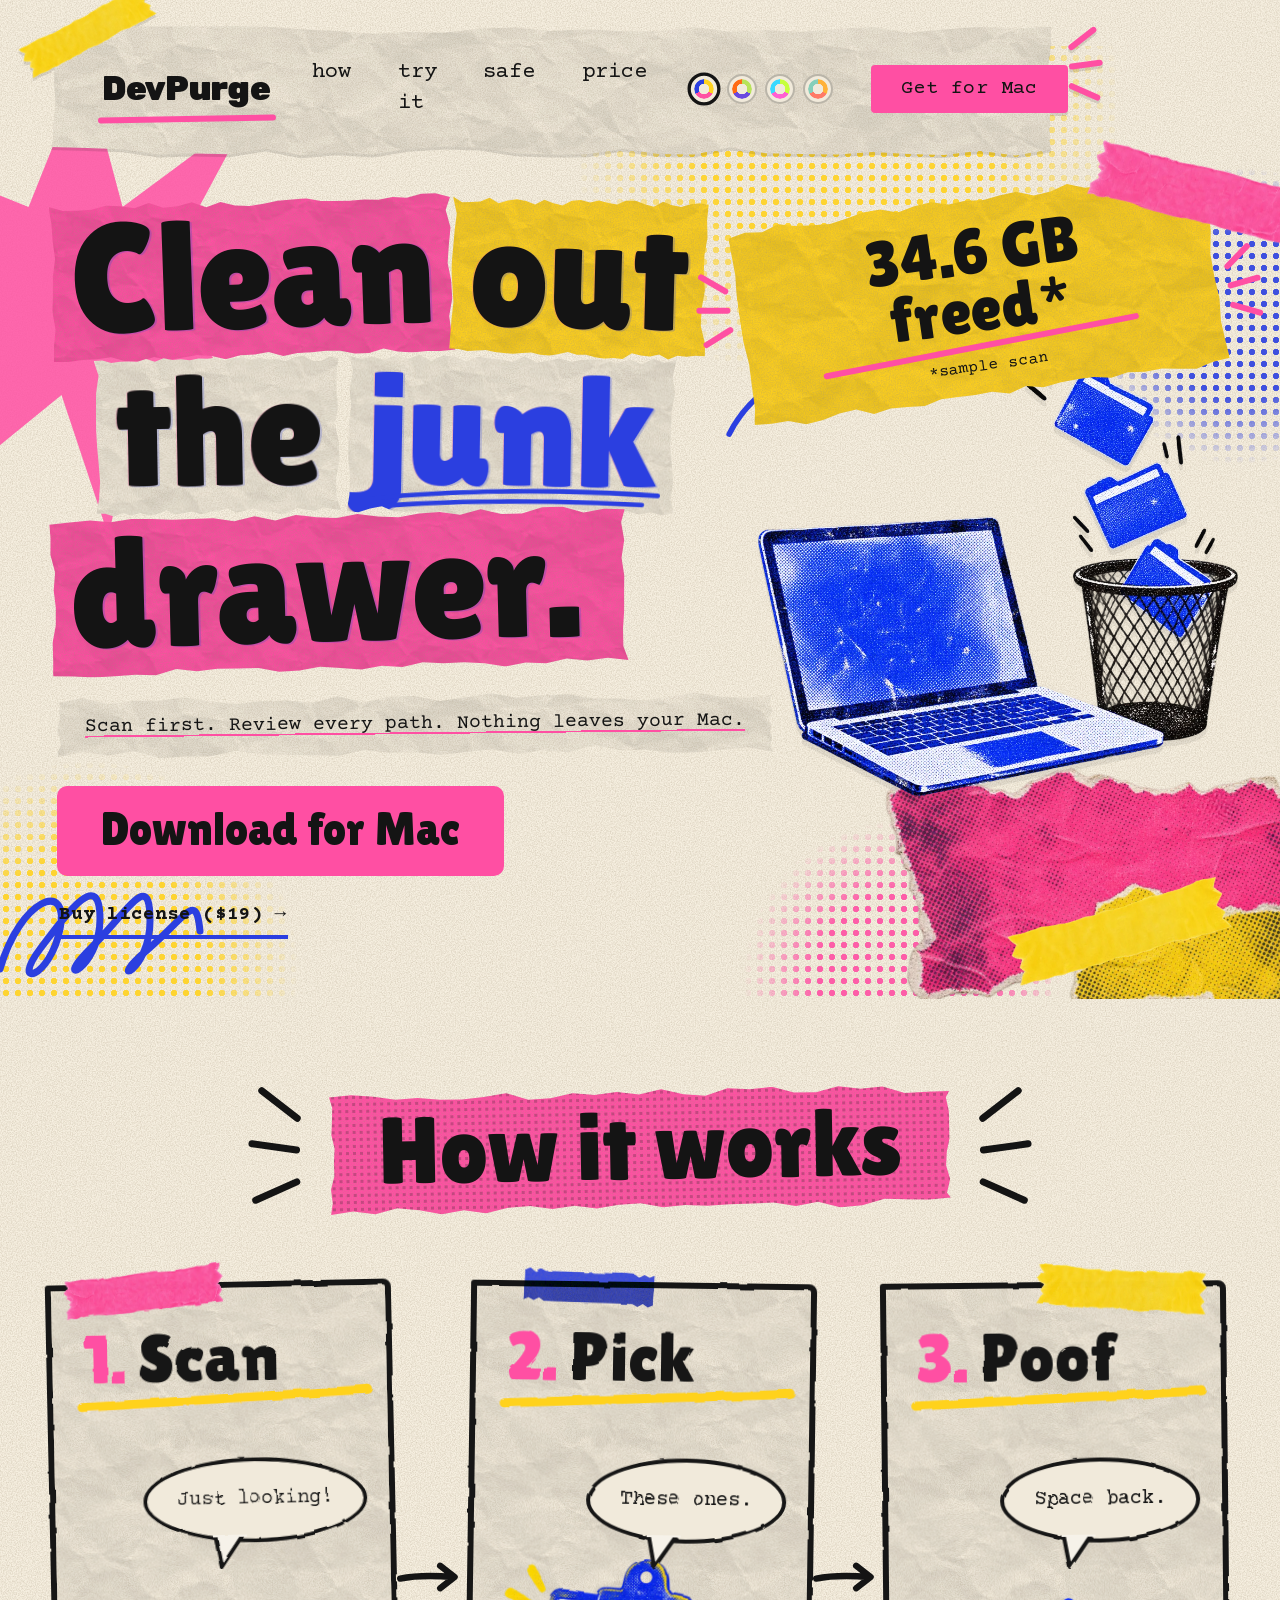
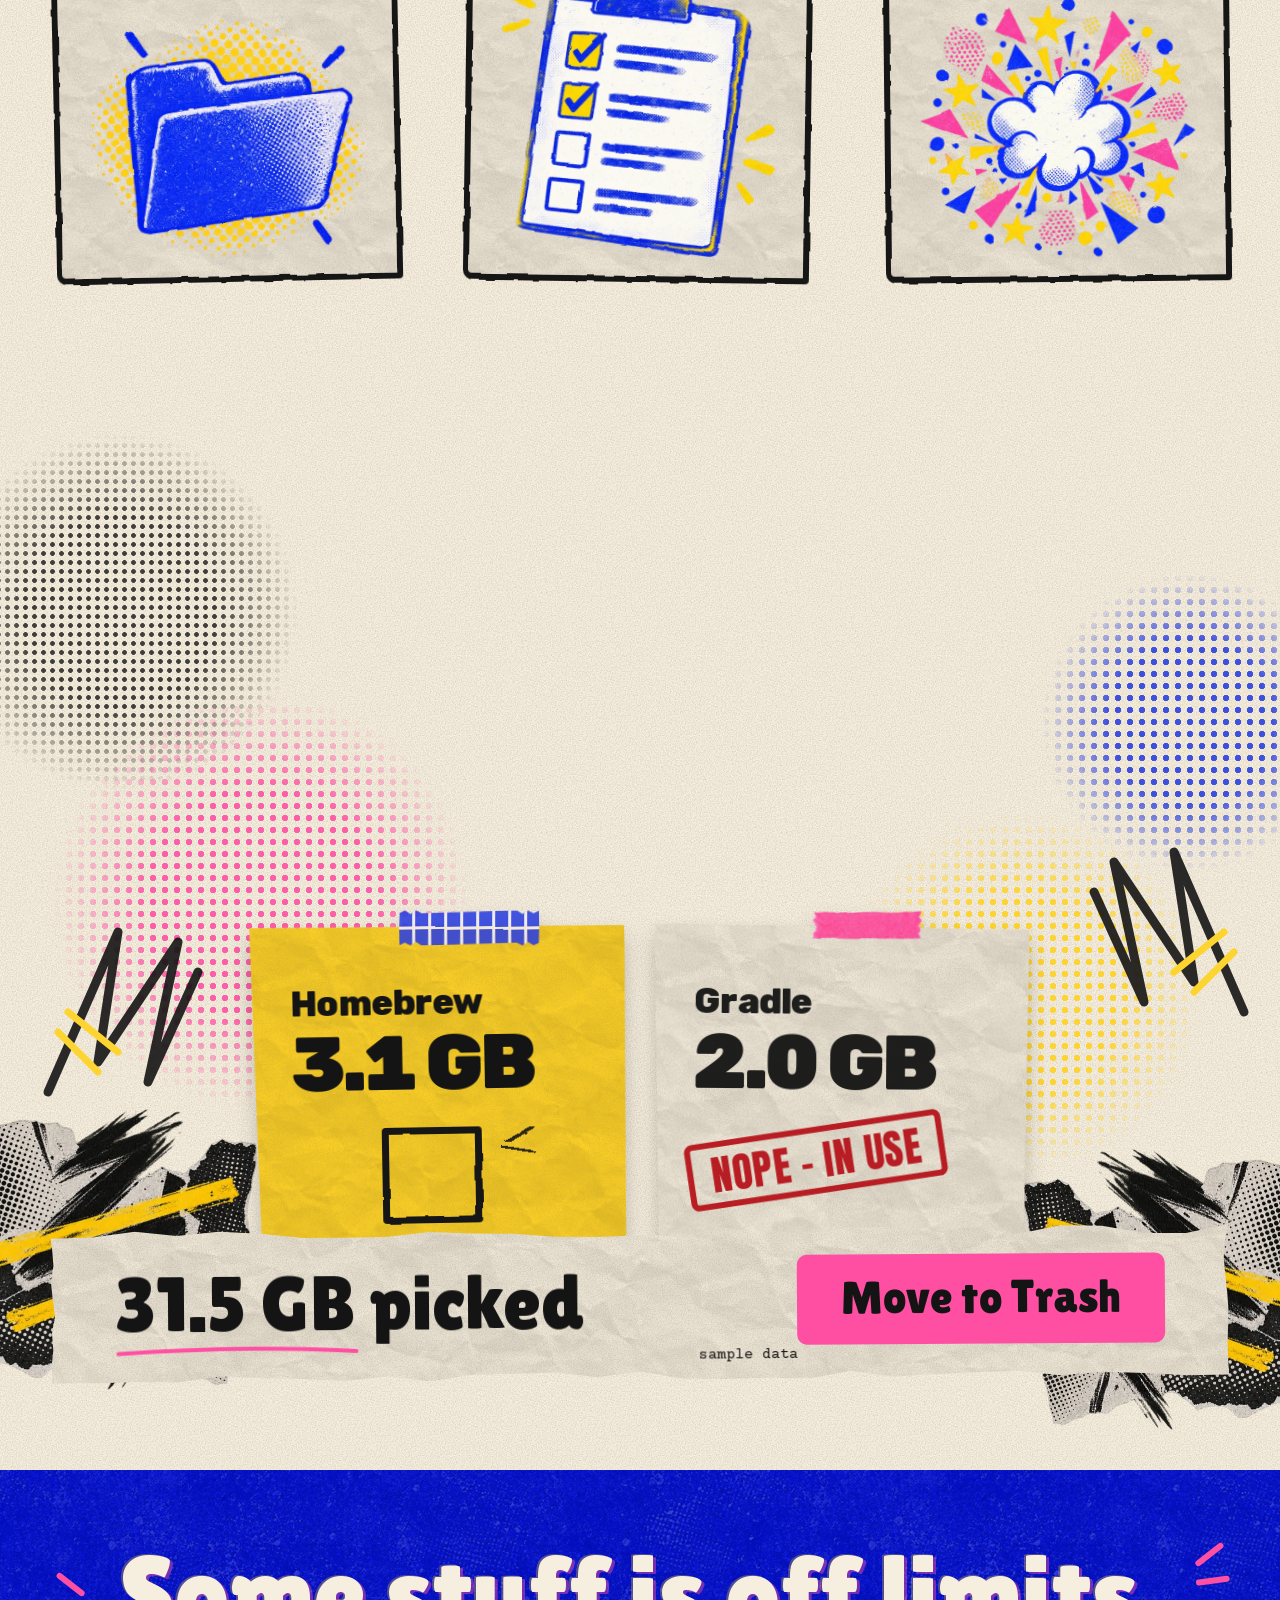
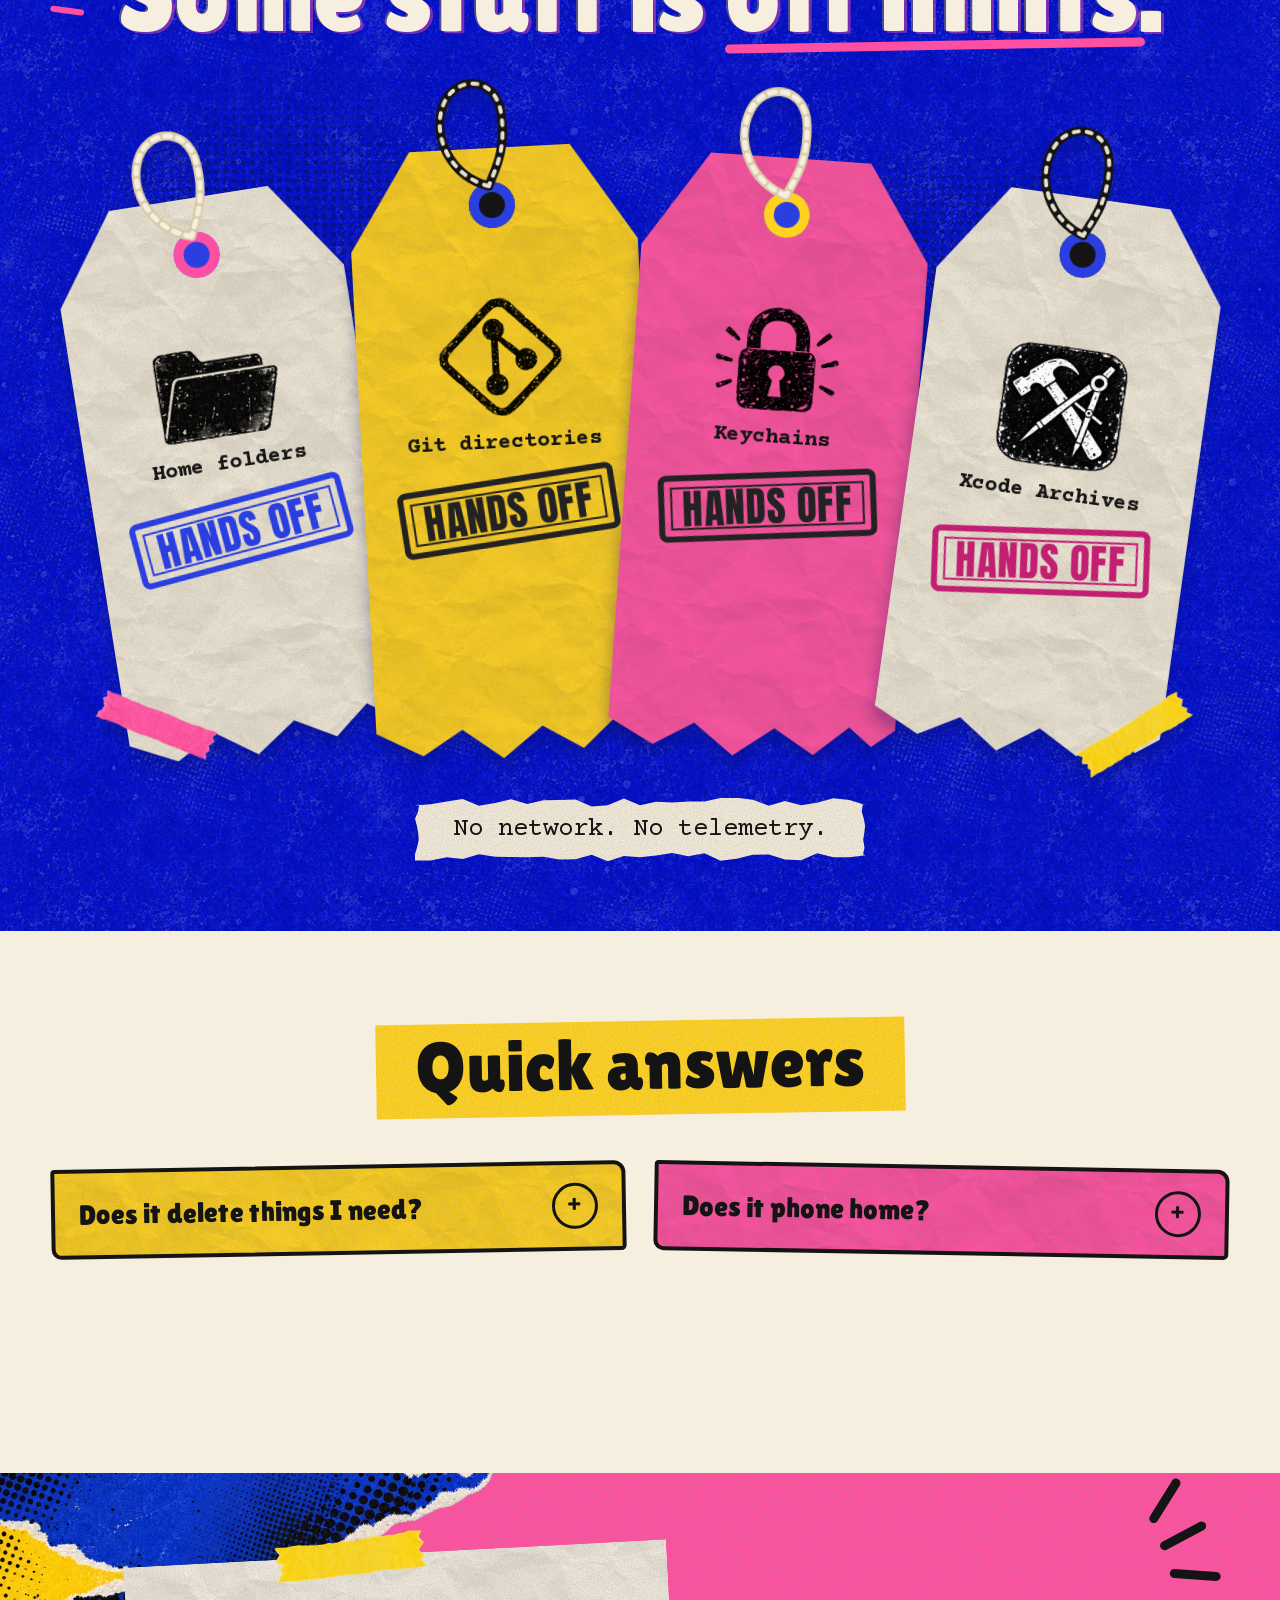
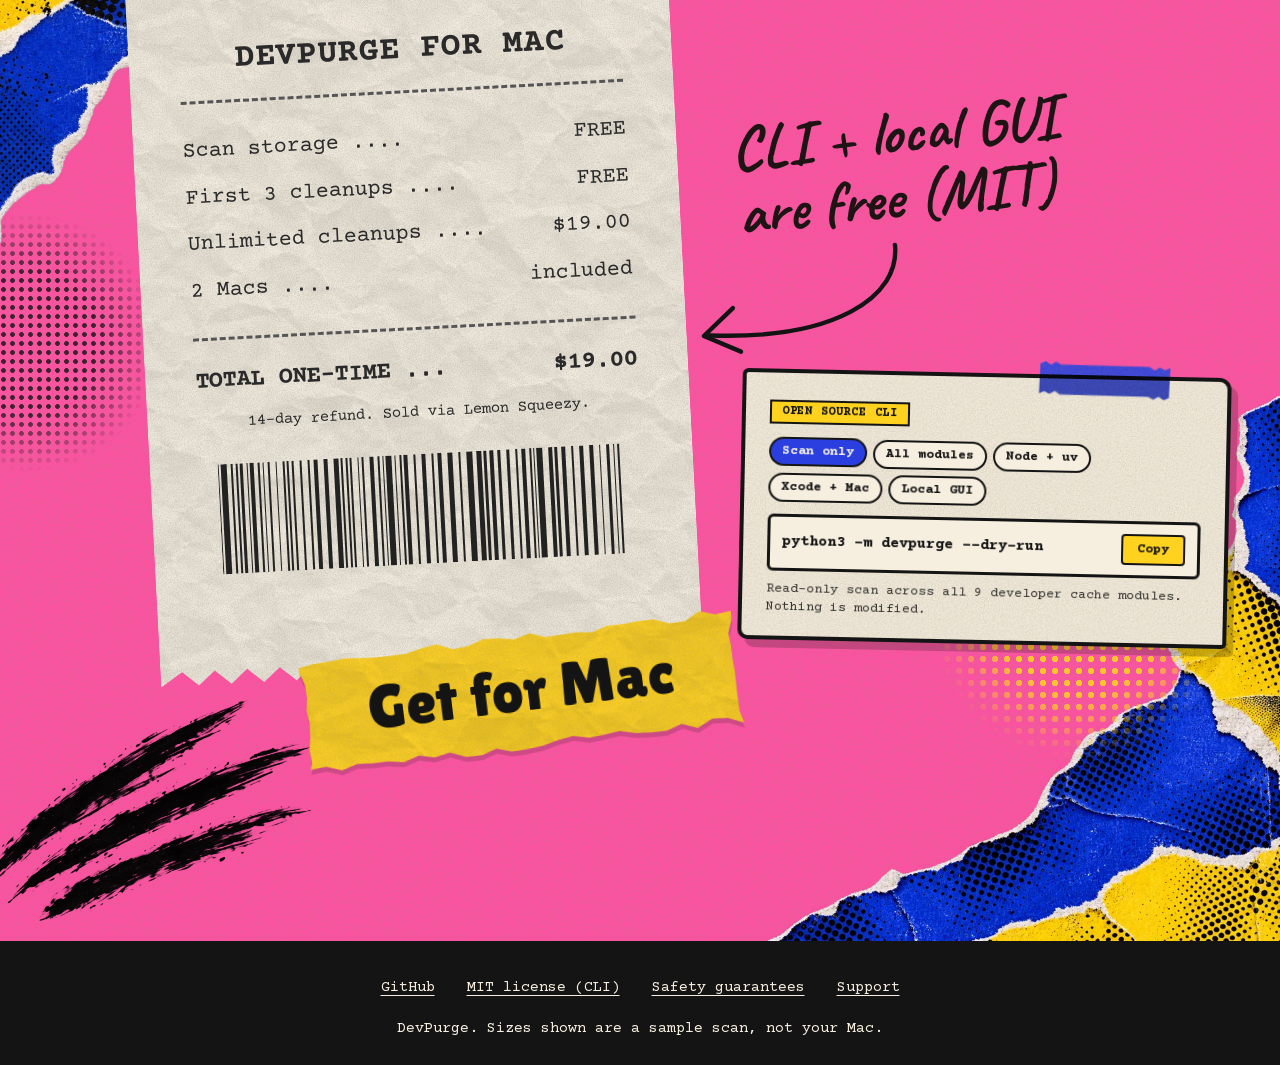
<file: index.html>
<!doctype html>
<html lang="en" data-palette="zine">
<head>
<meta charset="utf-8">
<meta name="viewport" content="width=device-width, initial-scale=1">
<title>DevPurge — Clean out the junk drawer</title>
<meta name="description" content="Reclaim gigabytes of developer caches on your Mac. Scan first, review every path, nothing leaves your Mac.">
<script>document.documentElement.classList.add('js')</script>
<meta name="theme-color" content="#FF4FA3">
<link rel="icon" href="favicon.svg" type="image/svg+xml">
<link rel="canonical" href="https://404kidwiz.github.io/devpurge/">
<meta property="og:type" content="website">
<meta property="og:url" content="https://404kidwiz.github.io/devpurge/">
<meta property="og:title" content="DevPurge — Clean out the junk drawer">
<meta property="og:description" content="Reclaim gigabytes of developer caches on your Mac. Scan first, review every path, nothing leaves your Mac.">
<meta property="og:image" content="https://404kidwiz.github.io/devpurge/assets/og.jpg">
<meta name="twitter:card" content="summary_large_image">
<meta name="twitter:image" content="https://404kidwiz.github.io/devpurge/assets/og.jpg">
<link rel="preload" href="fonts/LilitaOne.woff2" as="font" type="font/woff2" crossorigin>
<link rel="preload" href="fonts/Rubik.woff2" as="font" type="font/woff2" crossorigin>
<link rel="stylesheet" href="fonts.css">
<link rel="stylesheet" href="styles.css">
</head>
<body>
<!-- Shared SVG filters: rough ink edges and speckled print wear -->
<svg class="defs" aria-hidden="true" focusable="false">
  <filter id="ink" x="-5%" y="-5%" width="110%" height="110%">
    <feTurbulence type="fractalNoise" baseFrequency="0.85" numOctaves="2" seed="4" result="n"/>
    <feColorMatrix in="n" type="matrix" values="0 0 0 0 0  0 0 0 0 0  0 0 0 0 0  0 0 0 -22 16" result="holes"/>
    <feComposite in="SourceGraphic" in2="holes" operator="in" result="worn"/>
    <feTurbulence type="fractalNoise" baseFrequency="0.04" numOctaves="2" seed="9" result="w"/>
    <feDisplacementMap in="worn" in2="w" scale="2.5"/>
  </filter>
  <filter id="rough"><feTurbulence type="fractalNoise" baseFrequency="0.05" numOctaves="2" seed="2"/><feDisplacementMap in="SourceGraphic" scale="3"/></filter>
</svg>

<a class="skip" href="#main">Skip to content</a>

<header class="nav-wrap" data-nav>
  <nav class="nav torn-bg" aria-label="Main">
    <span class="tape tape--yellow" style="--r:-28deg;left:-34px;top:-12px"></span>
    <a class="logo" href="#top">DevPurge</a>
    <ul>
      <li><a href="#how">how</a></li>
      <li><a href="#review">try it</a></li>
      <li><a href="#safe">safe</a></li>
      <li><a href="#price">price</a></li>
    </ul>
    <div class="palette-swatches" role="group" aria-label="Choose app palette">
      <button type="button" class="swatch" data-set-palette="zine" aria-pressed="true" title="Zine · Light (pink, cobalt, yellow)" aria-label="Zine palette">
        <span class="swatch__ring" style="--a:#FFD21F;--b:#FF4FA3;--c:#2B3FE0;--bg:#F6EFE0"></span>
      </button>
      <button type="button" class="swatch" data-set-palette="citrus" aria-pressed="false" title="Citrus · Light (orange, violet, teal)" aria-label="Citrus palette">
        <span class="swatch__ring" style="--a:#B8E35A;--b:#6A48E0;--c:#FF6A13;--bg:#EFF3E1"></span>
      </button>
      <button type="button" class="swatch" data-set-palette="blacklight" aria-pressed="false" title="Blacklight · Dark (lime, magenta, cyan)" aria-label="Blacklight palette">
        <span class="swatch__ring" style="--a:#C6FF3D;--b:#FF5FD2;--c:#39D9FF;--bg:#0F1016"></span>
      </button>
      <button type="button" class="swatch" data-set-palette="ember" aria-pressed="false" title="Ember · Dark (amber, coral, sage)" aria-label="Ember palette">
        <span class="swatch__ring" style="--a:#FFB238;--b:#FF7A66;--c:#86CFBA;--bg:#1D1310"></span>
      </button>
    </div>
    <a class="btn btn--pink btn--sm" href="#price">Get for Mac</a>
    <span class="dashes dashes--pink" aria-hidden="true"><i></i><i></i><i></i></span>
  </nav>
</header>

<main id="main">

<!-- 1 · HERO -->
<section class="hero" id="top">
  <div class="dots dots--yellow" data-speed="-0.12" style="--s:560px;top:-210px;right:12%"></div>
  <div class="dots dots--blue" data-speed="0.08" style="--s:300px;top:120px;right:-110px"></div>
  <div class="dots dots--yellow" data-speed="0.1" style="--s:420px;bottom:-180px;left:-120px"></div>
  <div class="dots dots--pink" data-speed="0.06" style="--s:320px;bottom:-140px;left:58%"></div>
  <div class="burst" data-speed="-0.06" aria-hidden="true"></div>
  <span class="tape tape--pink" style="--r:14deg;top:120px;right:-40px;width:230px"></span>
  <span class="tape tape--yellow" style="--r:-16deg;bottom:40px;right:4%;width:220px"></span>
  <img class="scrap" src="assets/scrap-pink.webp" alt="" width="760" height="457" aria-hidden="true" loading="lazy">
  <svg class="scribble" viewBox="0 0 260 150" aria-hidden="true"><path d="M10 130c20-70 70-90 60-40s-50 60-20 20 60-80 60-30-50 70-10 30 60-80 60-28-46 66-4 30 50-60 54-20" fill="none" stroke="var(--blue)" stroke-width="7" stroke-linecap="round"/></svg>

  <div class="hero__inner">
    <h1 class="headline" aria-label="Clean out the junk drawer.">
      <span class="row" aria-hidden="true">
        <span class="chip torn chip--pink" data-reveal style="--d:0ms;--r:-2deg"><b class="inked">Clean</b></span>
        <span class="chip torn chip--yellow" data-reveal style="--d:90ms;--r:1.5deg"><b class="inked">out</b></span>
      </span>
      <span class="row" aria-hidden="true">
        <span class="chip torn chip--paper" data-reveal style="--d:180ms;--r:-1deg"><b class="inked">the</b></span>
        <span class="chip torn chip--paper chip--junk" data-reveal style="--d:270ms;--r:1deg"><b class="inked">junk</b>
          <svg class="underline" viewBox="0 0 300 30" preserveAspectRatio="none"><path d="M4 18c80-10 190-14 292-8M10 26c90-8 170-10 270-6" fill="none" stroke="var(--blue)" stroke-width="5" stroke-linecap="round"/></svg>
        </span>
      </span>
      <span class="row" aria-hidden="true">
        <span class="chip torn chip--pink" data-reveal style="--d:360ms;--r:-1.5deg"><b class="inked">drawer.</b></span>
      </span>
    </h1>
    <p class="tagline torn" data-reveal style="--d:480ms;--r:-.6deg"><span>Scan first. Review every path. Nothing leaves your Mac.</span></p>
    <div class="cta-row" data-reveal style="--d:560ms;--r:0deg">
      <a class="btn btn--pink btn--lg" href="https://github.com/404kidwiz/devpurge/releases/download/v3.3.1/DevPurge-3.3.1.dmg" aria-label="Download DevPurge 3.3.1 DMG for macOS">Download for Mac</a>
      <a class="cta-link" href="https://404technologies.lemonsqueezy.com/checkout/buy/3c0d0268-398f-489a-854a-cb1ea34f136b">Buy license ($19) &rarr;</a>
    </div>

    <div class="hero__art">
      <svg class="arrow arrow--hero" viewBox="0 0 220 140" aria-hidden="true"><path class="draw" d="M10 130C40 70 110 40 205 30" fill="none" stroke="var(--blue)" stroke-width="6" stroke-linecap="round"/><path class="draw" d="M175 12l32 18-26 26" fill="none" stroke="var(--blue)" stroke-width="6" stroke-linecap="round" stroke-linejoin="round"/></svg>
      <div class="sticker torn-bg" data-reveal style="--d:600ms;--r:-8deg">
        <span class="dashes dashes--pink dashes--l" aria-hidden="true"><i></i><i></i><i></i></span>
        <strong><span data-count="34.6">34.6</span> GB<br>freed*</strong>
        <small>*sample scan</small>
        <span class="dashes dashes--pink" aria-hidden="true"><i></i><i></i><i></i></span>
      </div>
      <img class="laptop" fetchpriority="high" decoding="async" src="assets/hero-laptop.webp" alt="Folders tipping off a laptop into a trash can" width="900" height="810" data-speed="-0.05">
    </div>
  </div>
</section>

<!-- 2 · HOW IT WORKS -->
<section class="how" id="how">
  <div class="how__title">
    <span class="dashes dashes--ink dashes--l" aria-hidden="true"><i></i><i></i><i></i></span>
    <h2 class="torn torn--pink" data-reveal style="--r:-1deg"><span class="inked">How it works</span></h2>
    <span class="dashes dashes--ink" aria-hidden="true"><i></i><i></i><i></i></span>
  </div>
  <ol class="panels">
    <li class="panel" data-reveal style="--d:0ms;--r:-1.2deg">
      <span class="tape tape--pink" style="--r:-6deg;top:-18px;left:4%;width:160px"></span>
      <h3><em>1.</em> Scan</h3>
      <p class="bubble">Just looking!</p>
      <img loading="lazy" src="assets/folder.webp" alt="" width="640" height="551">
    </li>
    <li class="arrow-cell" aria-hidden="true"><svg viewBox="0 0 80 40"><path d="M4 22c20-4 40-4 66-2M54 6l18 14-18 14" fill="none" stroke="var(--ink)" stroke-width="6" stroke-linecap="round" stroke-linejoin="round"/></svg></li>
    <li class="panel" data-reveal style="--d:120ms;--r:.8deg">
      <span class="tape tape--blue" style="--r:3deg;top:-16px;left:14%;width:130px"></span>
      <h3><em>2.</em> Pick</h3>
      <p class="bubble">These ones.</p>
      <img loading="lazy" src="assets/checklist.webp" alt="" width="590" height="640">
    </li>
    <li class="arrow-cell" aria-hidden="true"><svg viewBox="0 0 80 40"><path d="M4 22c20-4 40-4 66-2M54 6l18 14-18 14" fill="none" stroke="var(--ink)" stroke-width="6" stroke-linecap="round" stroke-linejoin="round"/></svg></li>
    <li class="panel" data-reveal style="--d:240ms;--r:-.6deg">
      <span class="tape tape--yellow" style="--r:4deg;top:-20px;right:4%;width:170px"></span>
      <h3><em>3.</em> Poof</h3>
      <p class="bubble">Space back.</p>
      <img loading="lazy" src="assets/poof.webp" alt="" width="640" height="603">
    </li>
  </ol>
</section>

<!-- 3 · REVIEW -->
<section class="review" id="review" aria-labelledby="review-title">
  <h2 id="review-title" class="sr-only">Review sample scan</h2>
  <div class="dots dots--ink" data-speed="0.05" style="--s:360px;top:40px;left:-60px"></div>
  <div class="dots dots--pink" data-speed="-0.05" style="--s:420px;top:300px;left:4%"></div>
  <div class="dots dots--blue" data-speed="0.07" style="--s:300px;top:180px;right:-60px"></div>
  <div class="dots dots--yellow" data-speed="-0.04" style="--s:360px;top:420px;right:6%"></div>
  <img class="inkc inkc--l" src="assets/ink-collage.webp" alt="" aria-hidden="true" width="520" height="475" loading="lazy">
  <img class="inkc inkc--r" src="assets/ink-collage.webp" alt="" aria-hidden="true" width="520" height="475" loading="lazy">
  <span class="scrawl scrawl--ink" aria-hidden="true" style="left:3%;top:520px"></span>
  <span class="scrawl scrawl--ink" aria-hidden="true" style="right:2%;top:440px;transform:scaleX(-1)"></span>

  <div class="try-bar" data-reveal style="--r:-1.2deg">
    <p class="try" id="try-note">Try it. Tap a note. Sample data, nothing moves.</p>
    <div class="try-actions">
      <button type="button" class="chip-btn" data-select-all>Select all safe</button>
      <button type="button" class="chip-btn" data-clear-all>Clear</button>
    </div>
  </div>
  <div class="board" data-board role="group" aria-label="Sample scan results" aria-describedby="try-note">
    <button class="note note--yellow" aria-pressed="true" data-size="18.4" data-reveal style="--d:0ms;--r:-1.5deg">
      <span class="tape tape--pink" style="--r:2deg;top:-14px;left:28%;width:140px"></span>
      <span class="note__name">Xcode<br>DerivedData</span><span class="note__size">18.4 GB</span><span class="box" aria-hidden="true"></span>
    </button>
    <button class="note note--pink" aria-pressed="true" data-size="7.2" data-reveal style="--d:80ms;--r:1deg">
      <span class="tape tape--yellow" style="--r:-3deg;top:-16px;left:32%;width:110px"></span>
      <span class="note__name">npm<br>cache</span><span class="note__size">7.2 GB</span><span class="box" aria-hidden="true"></span>
    </button>
    <button class="note note--blue" aria-pressed="true" data-size="5.9" data-reveal style="--d:160ms;--r:2deg">
      <span class="tape tape--dots" style="--r:-2deg;top:-14px;left:52%;width:130px"></span>
      <span class="note__name">Cargo<br>registry</span><span class="note__size">5.9 GB</span><span class="box" aria-hidden="true"></span>
    </button>
    <button class="note note--yellow note--b" aria-pressed="false" data-size="3.1" data-reveal style="--d:240ms;--r:-1deg">
      <span class="tape tape--grid" style="--r:1deg;top:-14px;left:40%;width:140px"></span>
      <span class="note__name">Homebrew</span><span class="note__size">3.1 GB</span><span class="box" aria-hidden="true"></span>
    </button>
    <div class="note note--paper note--b note--locked" role="group" data-reveal style="--d:320ms;--r:.5deg" aria-label="Gradle, 2.0 GB, skipped because it is in use">
      <span class="tape tape--pink" style="--r:-1deg;top:-14px;left:42%;width:110px"></span>
      <span class="note__name">Gradle</span><span class="note__size">2.0 GB</span>
      <span class="stamp stamp--red">Nope - in use</span>
    </div>
  </div>

  <div class="picked torn" data-reveal style="--r:-.4deg">
    <p class="picked__total"><strong data-total>31.5 GB</strong> <span>picked</span>
      <svg class="underline" viewBox="0 0 300 20" preserveAspectRatio="none" aria-hidden="true"><path d="M4 12c90-6 190-8 292-2" fill="none" stroke="var(--pink)" stroke-width="5" stroke-linecap="round"/></svg>
    </p>
    <small class="sample">sample data</small>
    <button class="btn btn--pink btn--lg" data-trash aria-disabled="false">Move to Trash</button>
  </div>
  <p class="toast" role="status" aria-live="polite" data-toast></p>
</section>

<!-- 4 · SAFETY -->
<section class="safe" id="safe">
  <div class="dots dots--ink" style="--s:420px;top:180px;left:6%;opacity:.35"></div>
  <div class="dots dots--ink" style="--s:420px;top:240px;right:8%;opacity:.35"></div>
  <span class="dashes dashes--pink dashes--l safe__d1" aria-hidden="true"><i></i><i></i></span>
  <span class="dashes dashes--pink safe__d2" aria-hidden="true"><i></i><i></i></span>
  <h2 class="safe__title" data-reveal>Some stuff is <span class="ul">off limits.</span></h2>
  <ul class="tags">
    <li class="tag tag--paper" data-reveal style="--d:0ms;--r:-9deg">
      <span class="string" aria-hidden="true"></span><span class="hole hole--pink"></span>
      <img loading="lazy" src="assets/icon-folder.webp" alt="" width="360" height="269">
      <span class="tag__label">Home folders</span>
      <span class="stamp stamp--blue">Hands off</span>
      <span class="tape tape--pink" style="--r:30deg;bottom:30px;left:-30px;width:120px"></span>
    </li>
    <li class="tag tag--yellow" data-reveal style="--d:90ms;--r:-3deg">
      <span class="string string--dark" aria-hidden="true"></span><span class="hole hole--blue"></span>
      <img loading="lazy" src="assets/icon-branch.webp" alt="" width="360" height="348">
      <span class="tag__label">Git directories</span>
      <span class="stamp stamp--ink">Hands off</span>
    </li>
    <li class="tag tag--pink" data-reveal style="--d:180ms;--r:4deg">
      <span class="string" aria-hidden="true"></span><span class="hole hole--yellow"></span>
      <img loading="lazy" src="assets/icon-lock.webp" alt="" width="360" height="303">
      <span class="tag__label">Keychains</span>
      <span class="stamp stamp--ink">Hands off</span>
    </li>
    <li class="tag tag--paper" data-reveal style="--d:270ms;--r:8deg">
      <span class="string string--dark" aria-hidden="true"></span><span class="hole hole--blue"></span>
      <img loading="lazy" src="assets/icon-hammer.webp" alt="" width="360" height="358">
      <span class="tag__label">Xcode Archives</span>
      <span class="stamp stamp--pink">Hands off</span>
      <span class="tape tape--yellow" style="--r:-40deg;bottom:20px;right:-34px;width:120px"></span>
    </li>
  </ul>
  <p class="safe__foot torn" data-reveal><span>No network. No telemetry.</span></p>
</section>

<!-- 4b · FAQ -->
<section class="faq" id="faq" aria-labelledby="faq-title">
  <h2 id="faq-title" class="faq__title" data-reveal style="--r:-1deg"><span class="inked">Quick answers</span></h2>
  <div class="faq__grid">
    <details class="qa qa--yellow" data-reveal style="--d:0ms;--r:-1deg"><summary>Does it delete things I need?</summary><p>Only the paths you tick. Scanning is read-only, and anything running or open is skipped. Home folders, <code>.git</code> directories, Keychains and Xcode Archives are never touched.</p></details>
    <details class="qa qa--pink" data-reveal style="--d:80ms;--r:1deg"><summary>Does it phone home?</summary><p>No telemetry. The app only contacts Lemon Squeezy to activate, validate (at most daily) or deactivate a license, and it works offline for 14 days.</p></details>
    <details class="qa qa--paper" data-reveal style="--d:160ms;--r:-.6deg"><summary>What do I get for free?</summary><p>Unlimited scans and reports plus your first 3 cleanups. The CLI and local GUI are open source (MIT) and free.</p></details>
    <details class="qa qa--blue" data-reveal style="--d:240ms;--r:1.2deg"><summary>Refunds and requirements?</summary><p>$19 one-time for up to 2 Macs, with a 14-day refund window through Lemon Squeezy. Needs macOS 14 or later.</p></details>
  </div>
</section>

<!-- 5 · GET IT -->
<section class="get" id="price">
  <img class="coll coll--tl" src="assets/collage-tl.webp" alt="" aria-hidden="true" width="800" height="800" loading="lazy">
  <img class="coll coll--br" src="assets/collage-br.webp" alt="" aria-hidden="true" width="800" height="800" loading="lazy">
  <img class="slashes" src="assets/slashes.webp" alt="" aria-hidden="true" width="600" height="400" loading="lazy">
  <div class="dots dots--yellow" style="--s:300px;bottom:180px;right:4%"></div>
  <div class="dots dots--ink" style="--s:260px;top:340px;left:-100px"></div>
  <span class="dashes dashes--ink get__d1" aria-hidden="true"><i></i><i></i><i></i></span>
  <span class="dashes dashes--ink get__d2" aria-hidden="true"><i></i><i></i><i></i></span>

  <div class="get__inner">
    <div class="receipt-wrap" data-receipt>
      <span class="tape tape--yellow" style="--r:-4deg;top:-18px;left:28%;width:150px;z-index:3"></span>
      <div class="receipt-print" data-print><div class="receipt">
        <h2>DEVPURGE FOR MAC</h2>
        <hr>
        <dl>
          <div><dt>Scan storage</dt><dd>FREE</dd></div>
          <div><dt>First 3 cleanups</dt><dd>FREE</dd></div>
          <div><dt>Unlimited cleanups</dt><dd>$19.00</dd></div>
          <div><dt>2 Macs</dt><dd>included</dd></div>
        </dl>
        <hr>
        <p class="receipt__total"><span>TOTAL ONE-TIME</span><span>$19.00</span></p>
        <p class="receipt__fine">14-day refund. Sold via Lemon Squeezy.</p>
        <div class="barcode" data-barcode aria-hidden="true"></div>
      </div></div>
      <a class="btn-sticker torn-bg" href="https://404technologies.lemonsqueezy.com/checkout/buy/3c0d0268-398f-489a-854a-cb1ea34f136b"><span class="inked">Get for Mac</span></a>
    </div>
    <div class="cli-col">
      <div class="handnote">
        <p>CLI + local GUI<br>are free (MIT)</p>
        <svg viewBox="0 0 260 120" aria-hidden="true"><path class="draw" d="M240 10c0 60-80 100-220 80" fill="none" stroke="var(--ink)" stroke-width="5" stroke-linecap="round"/><path class="draw" d="M50 62L14 90l40 22" fill="none" stroke="var(--ink)" stroke-width="5" stroke-linecap="round" stroke-linejoin="round"/></svg>
      </div>
      <div class="cli-card" id="cli-card" data-cli-card>
        <span class="tape tape--blue" style="--r:2deg;top:-15px;right:12%;width:130px"></span>
        <div class="cli-card__head">
          <span class="cli-card__badge">OPEN SOURCE CLI</span>
          <span class="cli-card__stamp" data-cli-stamp aria-live="polite">COPIED!</span>
        </div>
        <div class="cli-modes" role="tablist" aria-label="CLI command presets">
          <button type="button" class="cli-mode" role="tab" aria-selected="true" data-cli-cmd="python3 -m devpurge --dry-run" data-cli-note="Read-only scan across all 9 developer cache modules. Nothing is modified.">Scan only</button>
          <button type="button" class="cli-mode" role="tab" aria-selected="false" data-cli-cmd="python3 -m devpurge --all" data-cli-note="Runs every module with interactive confirmation before any cleanup.">All modules</button>
          <button type="button" class="cli-mode" role="tab" aria-selected="false" data-cli-cmd="python3 -m devpurge --node --uv" data-cli-note="Targets npm/pnpm/Yarn caches, stale node_modules, and uv Python environments.">Node + uv</button>
          <button type="button" class="cli-mode" role="tab" aria-selected="false" data-cli-cmd="python3 -m devpurge --mac" data-cli-note="Clears Xcode DerivedData, Simulator caches, CocoaPods, and SwiftPM caches.">Xcode + Mac</button>
          <button type="button" class="cli-mode" role="tab" aria-selected="false" data-cli-cmd="python3 -m devpurge --gui" data-cli-note="Starts the local localhost web dashboard on 127.0.0.1 with zero external calls.">Local GUI</button>
        </div>
        <div class="cli-box">
          <code class="cli-box__code" data-cli-output>python3 -m devpurge --dry-run</code>
          <button type="button" class="cli-box__copy" data-cli-copy aria-label="Copy CLI command">Copy</button>
        </div>
        <p class="cli-card__note" data-cli-desc>Read-only scan across all 9 developer cache modules. Nothing is modified.</p>
      </div>
    </div>
  </div>
</section>
</main>

<footer class="foot">
  <nav aria-label="Footer">
    <a href="https://github.com/404kidwiz/devpurge">GitHub</a>
    <a href="https://github.com/404kidwiz/devpurge/blob/main/LICENSE">MIT license (CLI)</a>
    <a href="https://github.com/404kidwiz/devpurge#safety-guarantees">Safety guarantees</a>
    <a href="https://github.com/404kidwiz/devpurge/issues">Support</a>
  </nav>
  <p>DevPurge. Sizes shown are a sample scan, not your Mac.</p>
</footer>

<script src="main.js" defer></script>
</body>
</html>
</file>
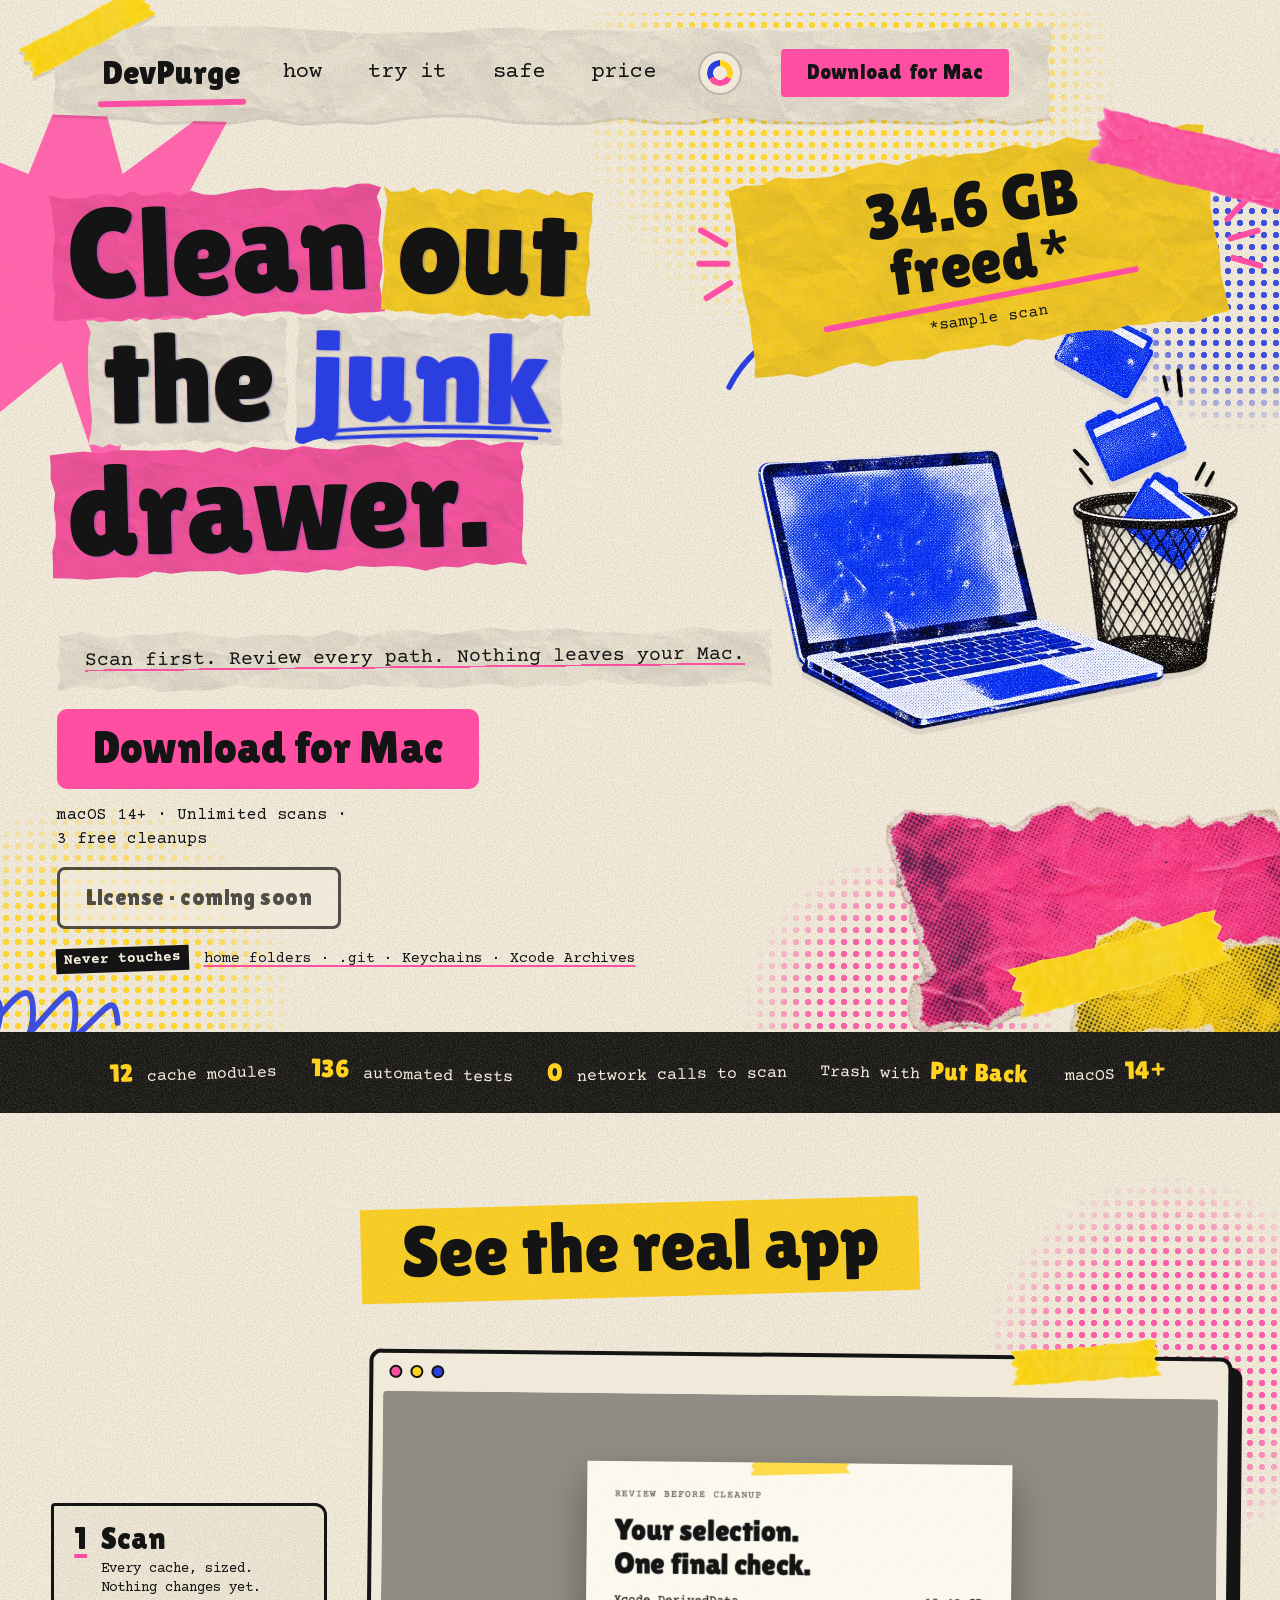
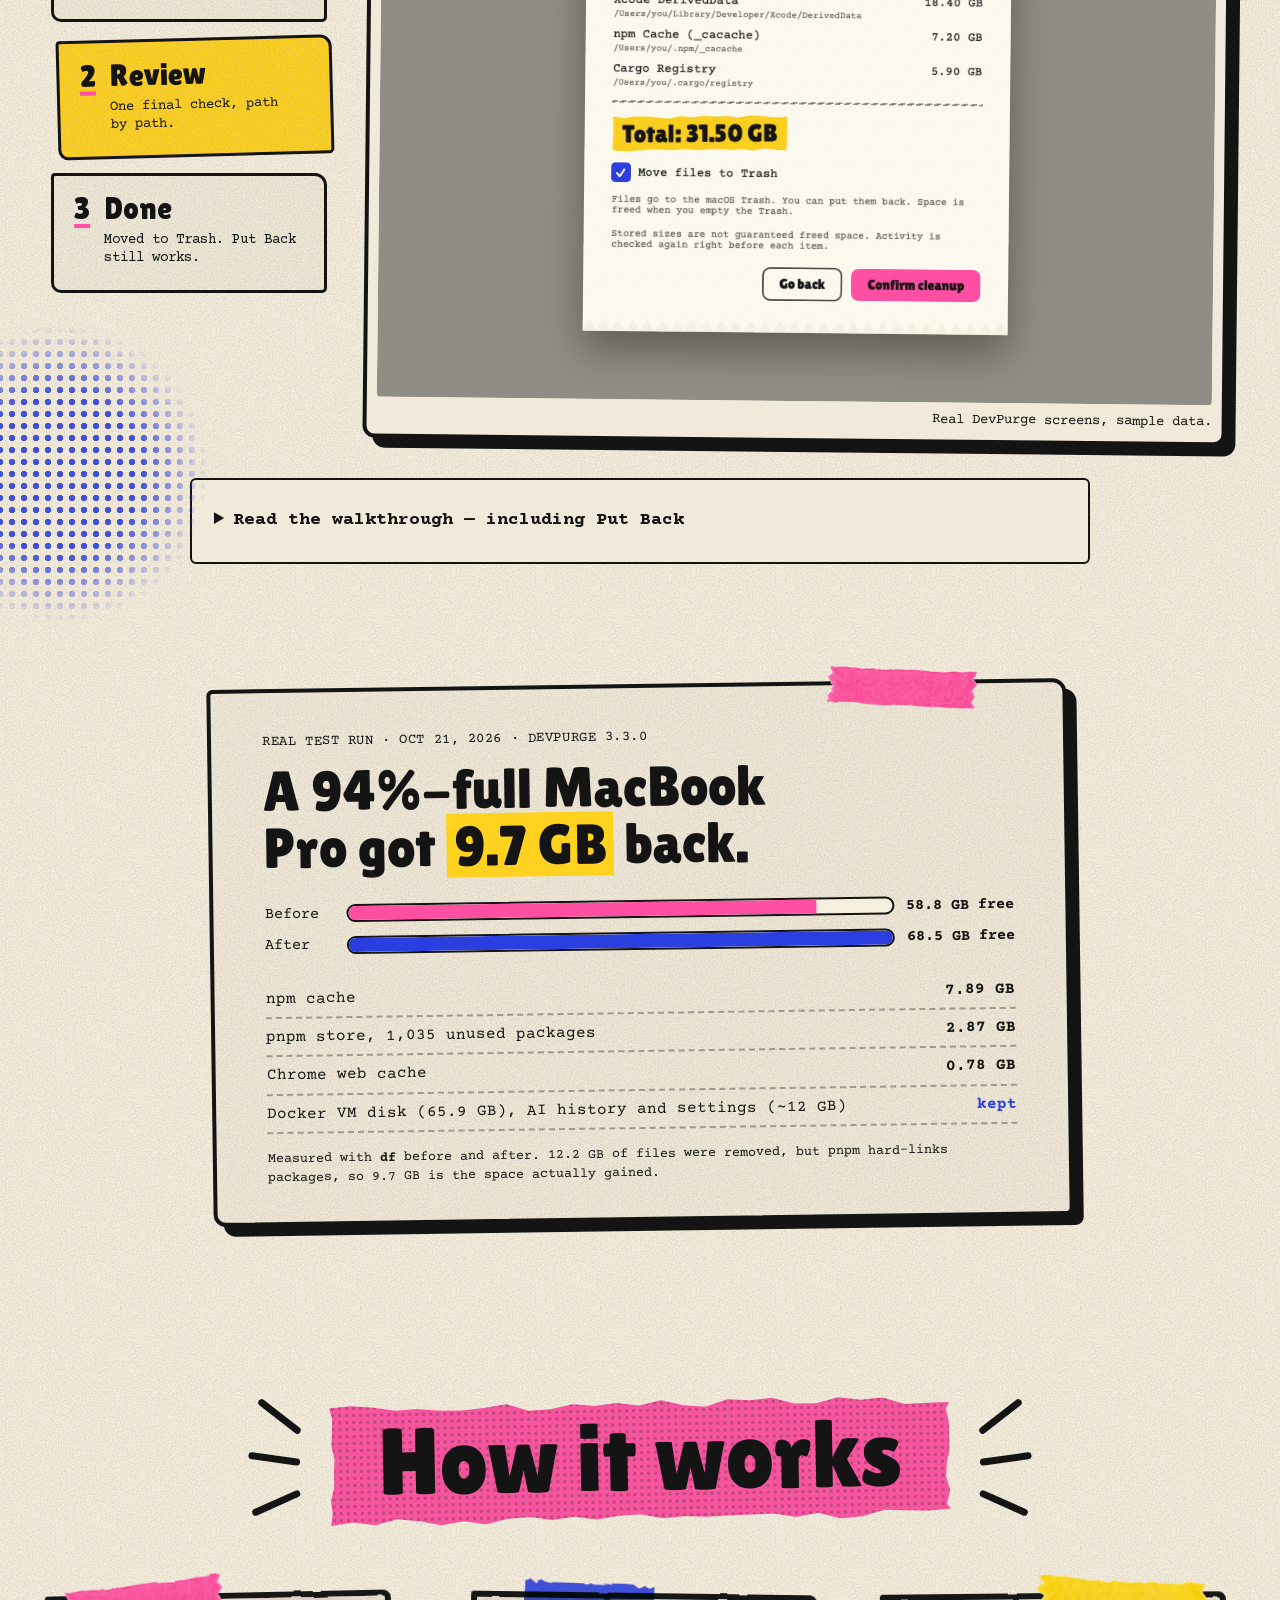
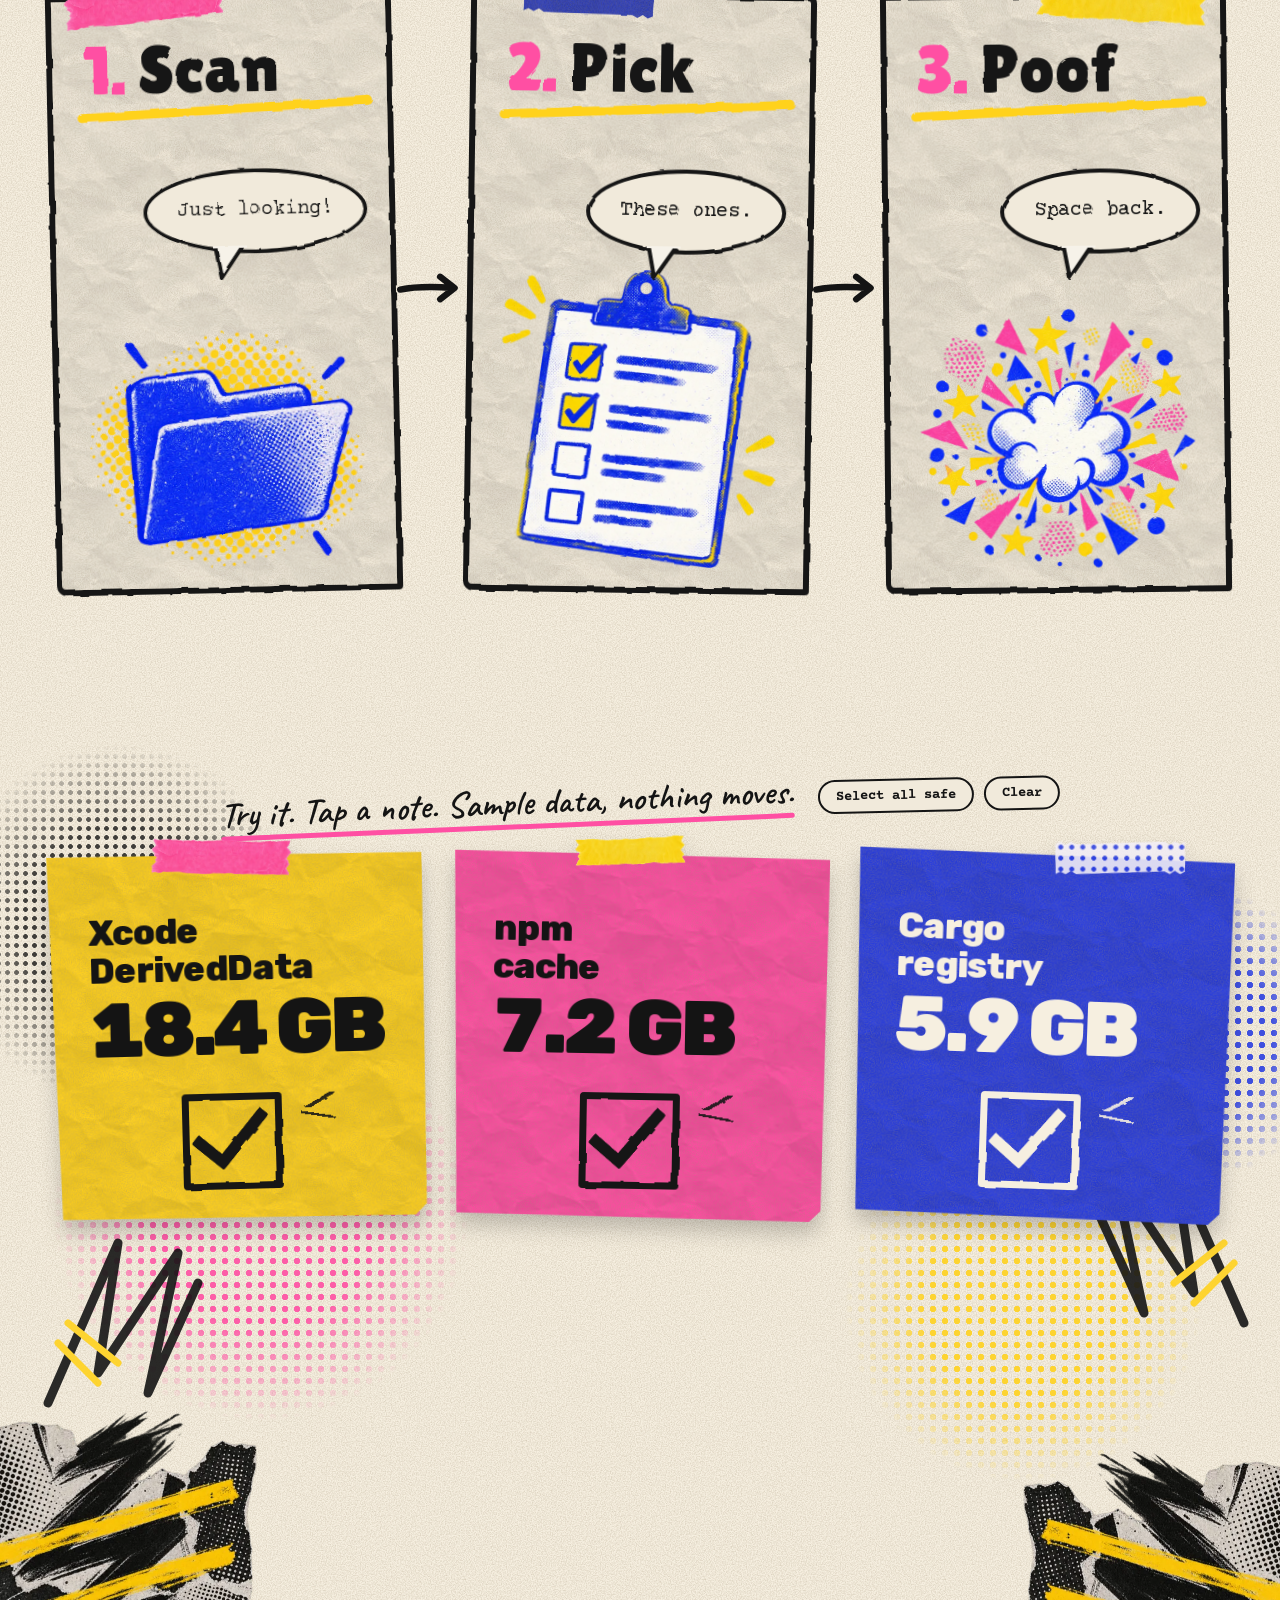
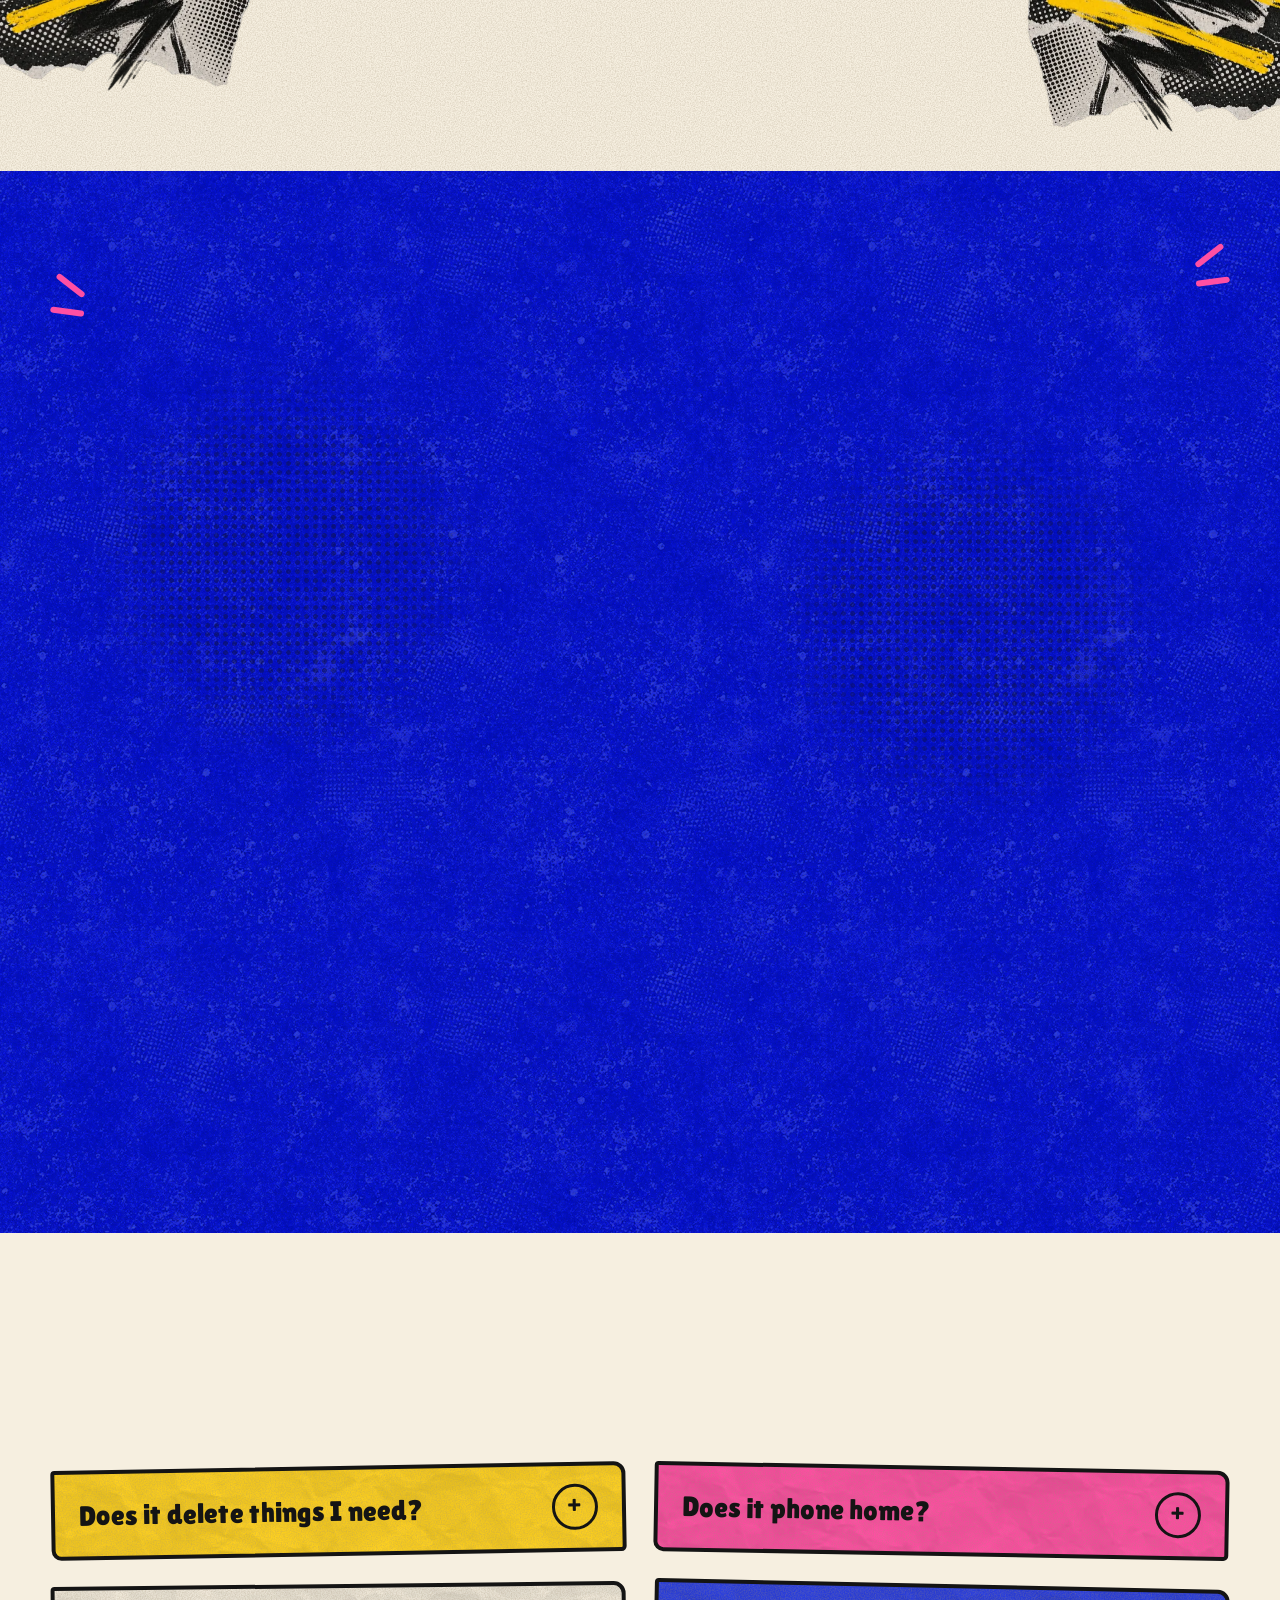
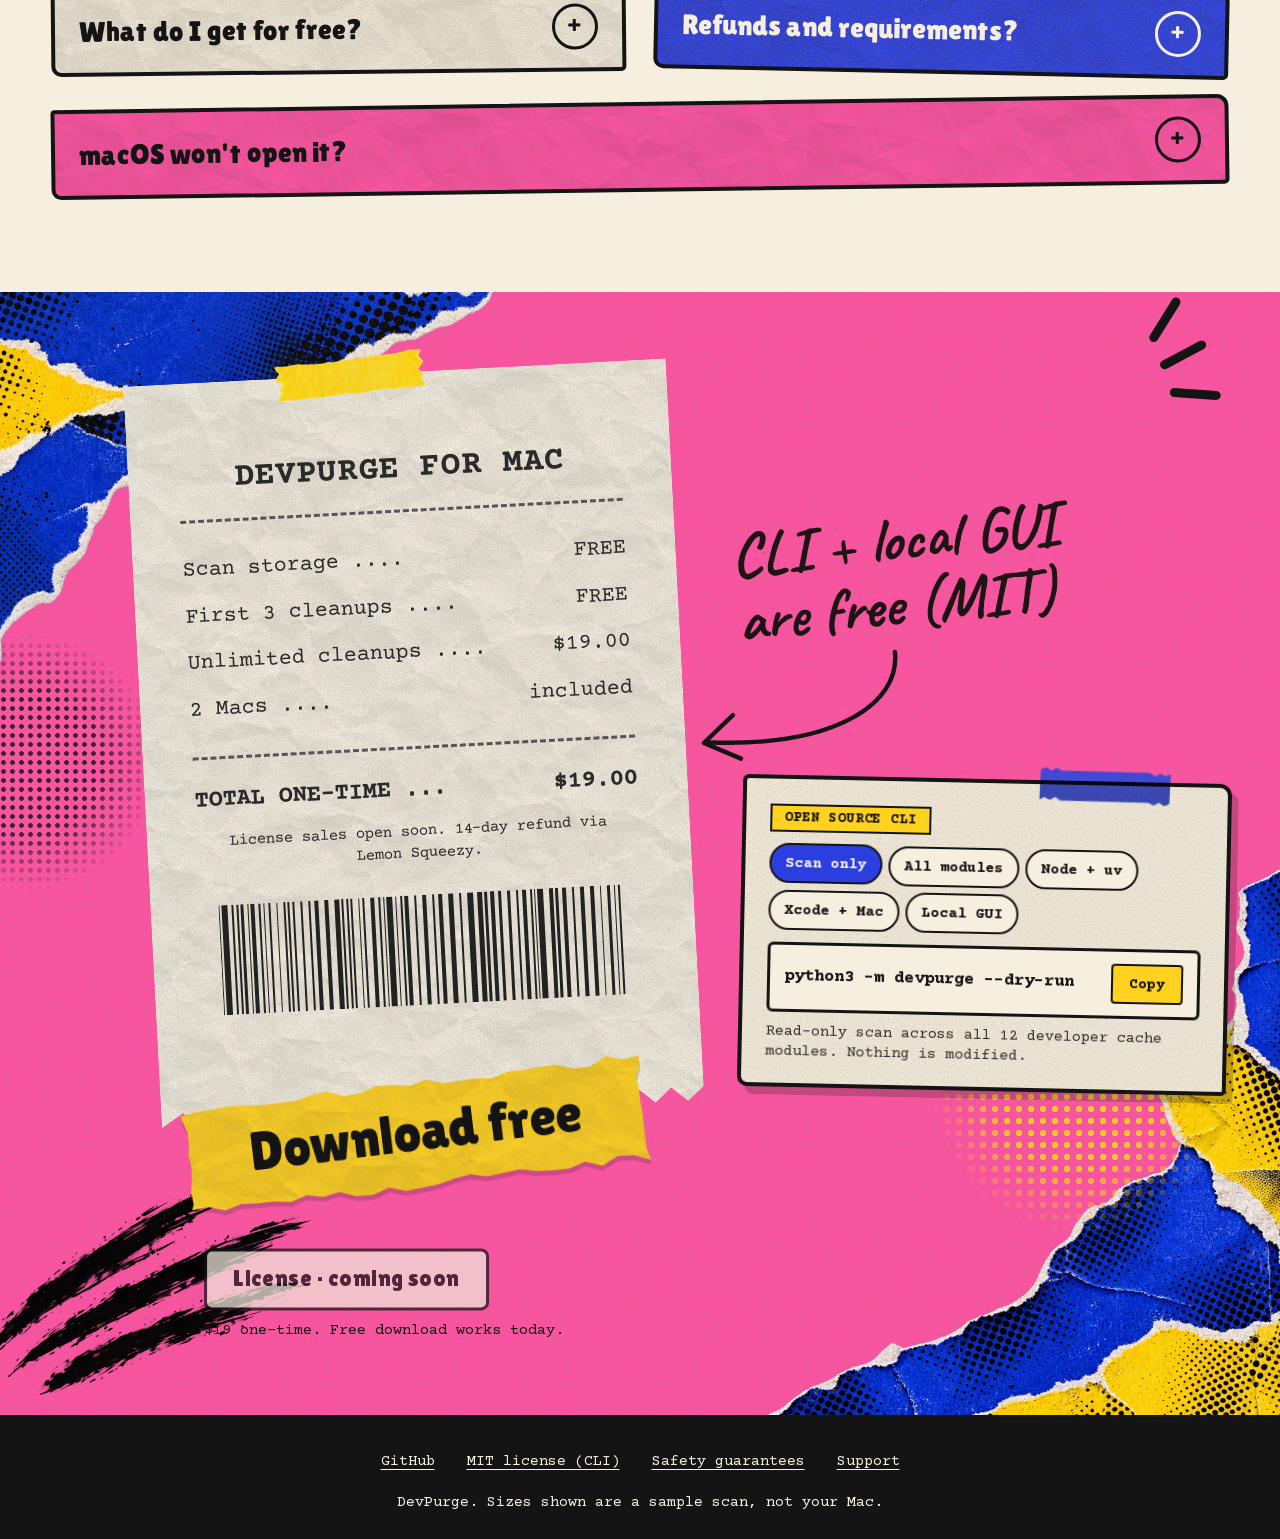
<file: site/index.html>
<!doctype html>
<html lang="en" data-palette="zine">
<head>
<meta charset="utf-8">
<meta name="viewport" content="width=device-width, initial-scale=1, viewport-fit=cover">
<title>DevPurge — Clean out the junk drawer</title>
<meta name="description" content="Reclaim gigabytes of developer caches on your Mac. Scan first, review every path, nothing leaves your Mac.">
<script>document.documentElement.classList.add('js')</script>
<meta name="theme-color" content="#F6EFE0">
<link rel="icon" href="favicon.svg" type="image/svg+xml">
<link rel="canonical" href="https://devpurge.com/">
<meta property="og:type" content="website">
<meta property="og:url" content="https://devpurge.com/">
<meta property="og:title" content="DevPurge — Clean out the junk drawer">
<meta property="og:description" content="Reclaim gigabytes of developer caches on your Mac. Scan first, review every path, nothing leaves your Mac.">
<meta property="og:image" content="https://devpurge.com/assets/og.jpg">
<meta name="twitter:card" content="summary_large_image">
<meta name="twitter:image" content="https://devpurge.com/assets/og.jpg">
<link rel="preload" href="fonts/LilitaOne.woff2" as="font" type="font/woff2" crossorigin>
<link rel="preload" href="fonts/Rubik.woff2" as="font" type="font/woff2" crossorigin>
<link rel="stylesheet" href="fonts.css">
<link rel="stylesheet" href="styles.css">
</head>
<body>
<!-- Shared SVG filters: rough ink edges and speckled print wear -->
<svg class="defs" aria-hidden="true" focusable="false">
  <filter id="ink" x="-5%" y="-5%" width="110%" height="110%">
    <feTurbulence type="fractalNoise" baseFrequency="0.85" numOctaves="2" seed="4" result="n"/>
    <feColorMatrix in="n" type="matrix" values="0 0 0 0 0  0 0 0 0 0  0 0 0 0 0  0 0 0 -22 16" result="holes"/>
    <feComposite in="SourceGraphic" in2="holes" operator="in" result="worn"/>
    <feTurbulence type="fractalNoise" baseFrequency="0.04" numOctaves="2" seed="9" result="w"/>
    <feDisplacementMap in="worn" in2="w" scale="2.5"/>
  </filter>
  <filter id="rough"><feTurbulence type="fractalNoise" baseFrequency="0.05" numOctaves="2" seed="2"/><feDisplacementMap in="SourceGraphic" scale="3"/></filter>
</svg>

<a class="skip" href="#main">Skip to content</a>

<header class="nav-wrap" data-nav>
  <nav class="nav torn-bg" aria-label="Main">
    <span class="tape tape--yellow" style="--r:-28deg;left:-34px;top:-12px"></span>
    <a class="logo" href="#top">DevPurge</a>
    <ul>
      <li><a href="#how">how</a></li>
      <li><a href="#review">try it</a></li>
      <li><a href="#safe">safe</a></li>
      <li><a href="#price">price</a></li>
    </ul>
    <div class="palette" data-palette-menu>
      <button type="button" class="palette__toggle" aria-expanded="false" aria-controls="palette-pop" aria-label="Change page colours">
        <span class="swatch__ring" aria-hidden="true"></span>
      </button>
      <div class="palette__pop" id="palette-pop" role="group" aria-label="Choose palette" hidden>
        <p class="palette__label">Pick a palette</p>
        <button type="button" class="swatch" data-set-palette="zine" aria-pressed="true" title="Zine · Light (pink, cobalt, yellow)" aria-label="Zine palette">
          <span class="swatch__ring" style="--a:#FFD21F;--b:#FF4FA3;--c:#2B3FE0;--bg:#F6EFE0"></span>
        </button>
        <button type="button" class="swatch" data-set-palette="citrus" aria-pressed="false" title="Citrus · Light (orange, violet, teal)" aria-label="Citrus palette">
          <span class="swatch__ring" style="--a:#B8E35A;--b:#6A48E0;--c:#FF6A13;--bg:#EFF3E1"></span>
        </button>
        <button type="button" class="swatch" data-set-palette="blacklight" aria-pressed="false" title="Blacklight · Dark (lime, magenta, cyan)" aria-label="Blacklight palette">
          <span class="swatch__ring" style="--a:#C6FF3D;--b:#FF5FD2;--c:#39D9FF;--bg:#0F1016"></span>
        </button>
        <button type="button" class="swatch" data-set-palette="ember" aria-pressed="false" title="Ember · Dark (amber, coral, sage)" aria-label="Ember palette">
          <span class="swatch__ring" style="--a:#FFB238;--b:#FF7A66;--c:#86CFBA;--bg:#1D1310"></span>
        </button>
      </div>
    </div>
    <a class="btn btn--pink btn--sm" href="https://github.com/404kidwiz/devpurge-releases/releases/download/v3.3.2/DevPurge-3.3.2.dmg" aria-label="Download for Mac">Download<span class="nav-free">for Mac</span></a>
  </nav>
</header>

<main id="main">

<!-- 1 · HERO -->
<section class="hero" id="top">
  <div class="dots dots--yellow" data-speed="-0.12" style="--s:560px;top:-210px;right:12%"></div>
  <div class="dots dots--blue" data-speed="0.08" style="--s:300px;top:120px;right:-110px"></div>
  <div class="dots dots--yellow" data-speed="0.1" style="--s:420px;bottom:-180px;left:-120px"></div>
  <div class="dots dots--pink" data-speed="0.06" style="--s:320px;bottom:-140px;left:58%"></div>
  <div class="burst" data-speed="-0.06" aria-hidden="true"></div>
  <span class="tape tape--pink" style="--r:14deg;top:120px;right:-40px;width:230px"></span>
  <span class="tape tape--yellow" style="--r:-16deg;bottom:40px;right:4%;width:220px"></span>
  <img class="scrap" src="assets/scrap-pink.webp" alt="" width="760" height="457" aria-hidden="true" loading="lazy">
  <svg class="scribble" viewBox="0 0 260 150" aria-hidden="true"><path d="M10 130c20-70 70-90 60-40s-50 60-20 20 60-80 60-30-50 70-10 30 60-80 60-28-46 66-4 30 50-60 54-20" fill="none" stroke="var(--blue)" stroke-width="7" stroke-linecap="round"/></svg>

  <div class="hero__inner">
    <h1 class="headline" aria-label="Clean out the junk drawer.">
      <span class="row" aria-hidden="true">
        <span class="chip torn chip--pink" data-reveal style="--d:0ms;--r:-2deg"><b class="inked">Clean</b></span>
        <span class="chip torn chip--yellow" data-reveal style="--d:90ms;--r:1.5deg"><b class="inked">out</b></span>
      </span>
      <span class="row" aria-hidden="true">
        <span class="chip torn chip--paper" data-reveal style="--d:180ms;--r:-1deg"><b class="inked">the</b></span>
        <span class="chip torn chip--paper chip--junk" data-reveal style="--d:270ms;--r:1deg"><b class="inked">junk</b>
          <svg class="underline" viewBox="0 0 300 30" preserveAspectRatio="none"><path d="M4 18c80-10 190-14 292-8M10 26c90-8 170-10 270-6" fill="none" stroke="var(--blue)" stroke-width="5" stroke-linecap="round"/></svg>
        </span>
      </span>
      <span class="row" aria-hidden="true">
        <span class="chip torn chip--pink" data-reveal style="--d:360ms;--r:-1.5deg"><b class="inked">drawer.</b></span>
      </span>
    </h1>
    <p class="tagline torn" data-reveal style="--d:480ms;--r:-.6deg"><span>Scan first. Review every path. Nothing leaves your Mac.</span></p>
    <div class="cta-row" data-reveal style="--d:560ms;--r:0deg">
      <div class="download-offer">
        <a class="btn btn--pink btn--lg" data-mac-download href="https://github.com/404kidwiz/devpurge-releases/releases/download/v3.3.2/DevPurge-3.3.2.dmg" aria-describedby="download-terms">Download for Mac</a>
        <p id="download-terms" class="download-terms"><span>macOS 14+</span> · <span>Unlimited scans</span> · <span>3 free cleanups</span></p>
        <div class="download-handoff">
          <p>On your phone? Save the link for your Mac.</p>
          <button type="button" class="download-copy" data-download-copy hidden>Copy download link <span aria-hidden="true">↗</span></button>
          <p class="download-status" data-download-status role="status" aria-live="polite" aria-atomic="true"></p>
          <div data-download-fallback hidden>
            <label for="download-link">Download link — select and copy:</label>
            <input id="download-link" type="url" readonly spellcheck="false" autocomplete="off" value="https://github.com/404kidwiz/devpurge-releases/releases/download/v3.3.2/DevPurge-3.3.2.dmg">
          </div>
          <noscript><p>Touch and hold “Download for Mac” to copy its link.</p></noscript>
        </div>
      </div>
      <!-- LICENSE-SOON-BEGIN: delete this block and uncomment the link below once the Lemon Squeezy store is live -->
      <button type="button" class="btn btn--ghost" disabled aria-disabled="true">License · coming soon</button>
      <!-- LICENSE-SOON-END -->
      <!-- LICENSE-LIVE <a class="btn btn--ghost" href="https://404technologies.lemonsqueezy.com/checkout/buy/3c0d0268-398f-489a-854a-cb1ea34f136b">Buy license · $19</a> -->
    </div>
    <p class="never" data-reveal style="--d:620ms;--r:0deg"><span class="never__lead">Never touches</span> <a href="#safe">home folders · <code>.git</code> · Keychains · Xcode Archives</a></p>

    <div class="hero__art">
      <svg class="arrow arrow--hero" viewBox="0 0 220 140" aria-hidden="true"><path class="draw" d="M10 130C40 70 110 40 205 30" fill="none" stroke="var(--blue)" stroke-width="6" stroke-linecap="round"/><path class="draw" d="M175 12l32 18-26 26" fill="none" stroke="var(--blue)" stroke-width="6" stroke-linecap="round" stroke-linejoin="round"/></svg>
      <div class="sticker torn-bg" data-reveal style="--d:600ms;--r:-8deg">
        <span class="dashes dashes--pink dashes--l" aria-hidden="true"><i></i><i></i><i></i></span>
        <strong><span class="sr-only">34.6 GB freed, sample scan</span><span aria-hidden="true"><span data-count="34.6">34.6</span> GB<br>freed*</span></strong>
        <small aria-hidden="true">*sample scan</small>
        <span class="dashes dashes--pink" aria-hidden="true"><i></i><i></i><i></i></span>
      </div>
      <img class="laptop" fetchpriority="high" decoding="async" src="assets/hero-laptop.webp" alt="Folders tipping off a laptop into a trash can" width="900" height="810" data-speed="-0.05">
    </div>
  </div>
</section>

<!-- 1b · PROOF -->
<section class="proof" aria-label="DevPurge facts">
  <ul class="proof__list">
    <li data-reveal style="--d:0ms;--r:-2deg"><strong>12</strong> cache modules</li>
    <li data-reveal style="--d:70ms;--r:1.5deg"><strong>136</strong> automated tests</li>
    <li data-reveal style="--d:140ms;--r:-1deg"><strong>0</strong> network calls to scan</li>
    <li data-reveal style="--d:210ms;--r:2deg">Trash with <strong>Put Back</strong></li>
    <li data-reveal style="--d:280ms;--r:-1.5deg">macOS <strong>14+</strong></li>
  </ul>
</section>

<!-- 1c · REAL APP -->
<section class="demo" id="demo" aria-labelledby="demo-title">
  <div class="dots dots--pink" style="--s:380px;top:60px;right:-80px"></div>
  <div class="dots dots--blue" style="--s:300px;bottom:40px;left:-90px"></div>
  <h2 id="demo-title" class="demo__title" data-reveal style="--r:-1.5deg"><span class="inked">See the real app</span></h2>
  <div class="demo__body" data-demo>
    <div class="demo__steps" role="tablist" aria-label="DevPurge walkthrough" aria-orientation="vertical">
      <button type="button" class="demo__step" role="tab" id="demo-tab-1" aria-controls="demo-panel" aria-selected="true" data-step="1"><em>1</em> Scan<small>Every cache, sized. Nothing changes yet.</small><i class="demo__bar" aria-hidden="true"></i></button>
      <button type="button" class="demo__step" role="tab" id="demo-tab-2" aria-controls="demo-panel" aria-selected="false" tabindex="-1" data-step="2"><em>2</em> Review<small>One final check, path by path.</small><i class="demo__bar" aria-hidden="true"></i></button>
      <button type="button" class="demo__step" role="tab" id="demo-tab-3" aria-controls="demo-panel" aria-selected="false" tabindex="-1" data-step="3"><em>3</em> Done<small>Moved to Trash. Put Back still works.</small><i class="demo__bar" aria-hidden="true"></i></button>
    </div>
    <figure class="demo__window" id="demo-panel" role="tabpanel" tabindex="0" aria-labelledby="demo-tab-1" data-step="1" data-reveal style="--r:.6deg">
      <span class="tape tape--yellow" style="--r:-5deg;top:-16px;right:8%;width:150px"></span>
      <span class="demo__chrome" aria-hidden="true"><i></i><i></i><i></i></span>
      <div class="demo__screen">
        <picture><source media="(max-width: 560px)" data-shot="dashboard-m" srcset="assets/app/zine-dashboard-m.webp" width="590" height="650"><img class="demo__shot demo__shot--scan" data-shot="dashboard" src="assets/app/zine-dashboard.webp" width="1020" height="740" loading="lazy" decoding="async" alt="DevPurge dashboard after a scan: 138 GB free, 34.6 GB eligible, Xcode DerivedData and npm cache ticked and marked safe."></picture>
        <img class="demo__shot demo__shot--review" data-shot="review" aria-hidden="true" src="assets/app/zine-review.webp" width="520" height="574" loading="lazy" decoding="async" alt="Review sheet listing three selected paths, a 31.5 GB total and a Move files to Trash checkbox.">
        <picture><source media="(max-width: 560px)" data-shot="done-m" srcset="assets/app/zine-done-m.webp" width="520" height="453"><img class="demo__shot demo__shot--done" data-shot="done" aria-hidden="true" src="assets/app/zine-done.webp" width="1020" height="453" loading="lazy" decoding="async" alt="Results: 31.5 GB in the Trash, each path marked moved to Trash, Gradle kept because it was in use."></picture>
      </div>
      <figcaption>Real DevPurge screens, sample data.</figcaption>
    </figure>
  </div>
  <details class="demo-guide">
    <summary>Read the walkthrough — including Put Back</summary>
    <ol>
      <li><strong>Scan.</strong> DevPurge lists supported caches and their sizes. Scanning does not remove files.</li>
      <li><strong>Review.</strong> Select the items you want to clean, then check every path in the review sheet. Leave anything you are unsure about unselected.</li>
      <li><strong>Trash.</strong> Keep “Move files to Trash” selected and confirm. Check the result for each item; anything skipped stays where it was.</li>
      <li><strong>Put Back.</strong> Open Trash in Finder, select the item, then choose File → Put Back to restore it to its original location. This applies to items still in Trash, not permanently deleted files.</li>
    </ol>
    <p>Files in Trash still use storage until Trash is emptied. Keep them there until you know you no longer need them.</p>
  </details>
</section>

<!-- 1d · FIELD TEST: measured run, numbers from launch-test-2026-10-21/marketing -->
<section class="field" aria-labelledby="field-title">
  <article class="field__card" data-reveal style="--r:-.8deg">
    <span class="tape tape--pink" style="--r:3deg;top:-16px;right:10%;width:150px"></span>
    <p class="field__kicker">Real test run · Oct 21, 2026 · DevPurge 3.3.0</p>
    <h2 id="field-title" class="field__title">A 94%-full MacBook Pro got <mark>9.7 GB</mark> back.</h2>
    <div class="field__bars" role="img" aria-label="Free space before: 58.8 GB. After: 68.5 GB, on a 1 TB disk.">
      <div class="field__bar"><span>Before</span><i style="--w:86%"></i><b>58.8 GB free</b></div>
      <div class="field__bar field__bar--after"><span>After</span><i style="--w:100%"></i><b>68.5 GB free</b></div>
    </div>
    <dl class="field__list">
      <div><dt>npm cache</dt><dd>7.89 GB</dd></div>
      <div><dt>pnpm store, 1,035 unused packages</dt><dd>2.87 GB</dd></div>
      <div><dt>Chrome web cache</dt><dd>0.78 GB</dd></div>
      <div class="field__kept"><dt>Docker VM disk (65.9 GB), AI history and settings (~12 GB)</dt><dd>kept</dd></div>
    </dl>
    <p class="field__fine">Measured with <code>df</code> before and after. 12.2 GB of files were removed, but pnpm hard-links packages, so 9.7 GB is the space actually gained.</p>
  </article>
</section>

<!-- 2 · HOW IT WORKS -->
<section class="how" id="how">
  <div class="how__title">
    <span class="dashes dashes--ink dashes--l" aria-hidden="true"><i></i><i></i><i></i></span>
    <h2 class="torn torn--pink" data-reveal style="--r:-1deg"><span class="inked">How it works</span></h2>
    <span class="dashes dashes--ink" aria-hidden="true"><i></i><i></i><i></i></span>
  </div>
  <ol class="panels">
    <li class="panel" data-reveal style="--d:0ms;--r:-1.2deg">
      <span class="tape tape--pink" style="--r:-6deg;top:-18px;left:4%;width:160px"></span>
      <h3><em>1.</em> Scan</h3>
      <p class="bubble">Just looking!</p>
      <img loading="lazy" src="assets/folder.webp" alt="" width="640" height="551">
    </li>
    <li class="arrow-cell" aria-hidden="true"><svg viewBox="0 0 80 40"><path d="M4 22c20-4 40-4 66-2M54 6l18 14-18 14" fill="none" stroke="var(--ink)" stroke-width="6" stroke-linecap="round" stroke-linejoin="round"/></svg></li>
    <li class="panel" data-reveal style="--d:120ms;--r:.8deg">
      <span class="tape tape--blue" style="--r:3deg;top:-16px;left:14%;width:130px"></span>
      <h3><em>2.</em> Pick</h3>
      <p class="bubble">These ones.</p>
      <img loading="lazy" src="assets/checklist.webp" alt="" width="590" height="640">
    </li>
    <li class="arrow-cell" aria-hidden="true"><svg viewBox="0 0 80 40"><path d="M4 22c20-4 40-4 66-2M54 6l18 14-18 14" fill="none" stroke="var(--ink)" stroke-width="6" stroke-linecap="round" stroke-linejoin="round"/></svg></li>
    <li class="panel" data-reveal style="--d:240ms;--r:-.6deg">
      <span class="tape tape--yellow" style="--r:4deg;top:-20px;right:4%;width:170px"></span>
      <h3><em>3.</em> Poof</h3>
      <p class="bubble">Space back.</p>
      <img loading="lazy" src="assets/poof.webp" alt="" width="640" height="603">
    </li>
  </ol>
</section>

<!-- 3 · REVIEW -->
<section class="review" id="review" aria-labelledby="review-title">
  <h2 id="review-title" class="sr-only">Review sample scan</h2>
  <div class="dots dots--ink" data-speed="0.05" style="--s:360px;top:40px;left:-60px"></div>
  <div class="dots dots--pink" data-speed="-0.05" style="--s:420px;top:300px;left:4%"></div>
  <div class="dots dots--blue" data-speed="0.07" style="--s:300px;top:180px;right:-60px"></div>
  <div class="dots dots--yellow" data-speed="-0.04" style="--s:360px;top:420px;right:6%"></div>
  <img class="inkc inkc--l" src="assets/ink-collage.webp" alt="" aria-hidden="true" width="520" height="475" loading="lazy">
  <img class="inkc inkc--r" src="assets/ink-collage.webp" alt="" aria-hidden="true" width="520" height="475" loading="lazy">
  <span class="scrawl scrawl--ink" aria-hidden="true" style="left:3%;top:520px"></span>
  <span class="scrawl scrawl--ink" aria-hidden="true" style="right:2%;top:440px;transform:scaleX(-1)"></span>

  <div class="try-bar" data-reveal style="--r:-1.2deg">
    <p class="try" id="try-note">Try it. Tap a note. Sample data, nothing moves.</p>
    <div class="try-actions">
      <button type="button" class="chip-btn" data-select-all>Select all safe</button>
      <button type="button" class="chip-btn" data-clear-all>Clear</button>
    </div>
  </div>
  <div class="board" data-board role="group" aria-label="Sample scan results" aria-describedby="try-note">
    <button class="note note--yellow" aria-pressed="true" data-size="18.4" data-reveal style="--d:0ms;--r:-1.5deg">
      <span class="tape tape--pink" style="--r:2deg;top:-14px;left:28%;width:140px"></span>
      <span class="note__name">Xcode<br>DerivedData</span><span class="note__size">18.4 GB</span><span class="box" aria-hidden="true"></span>
    </button>
    <button class="note note--pink" aria-pressed="true" data-size="7.2" data-reveal style="--d:80ms;--r:1deg">
      <span class="tape tape--yellow" style="--r:-3deg;top:-16px;left:32%;width:110px"></span>
      <span class="note__name">npm<br>cache</span><span class="note__size">7.2 GB</span><span class="box" aria-hidden="true"></span>
    </button>
    <button class="note note--blue" aria-pressed="true" data-size="5.9" data-reveal style="--d:160ms;--r:2deg">
      <span class="tape tape--dots" style="--r:-2deg;top:-14px;left:52%;width:130px"></span>
      <span class="note__name">Cargo<br>registry</span><span class="note__size">5.9 GB</span><span class="box" aria-hidden="true"></span>
    </button>
    <button class="note note--yellow note--b" aria-pressed="false" data-size="3.1" data-reveal style="--d:240ms;--r:-1deg">
      <span class="tape tape--grid" style="--r:1deg;top:-14px;left:40%;width:140px"></span>
      <span class="note__name">Homebrew</span><span class="note__size">3.1 GB</span><span class="box" aria-hidden="true"></span>
    </button>
    <div class="note note--paper note--b note--locked" role="group" data-reveal style="--d:320ms;--r:.5deg" aria-label="Gradle, 2.0 GB, skipped because it is in use">
      <span class="tape tape--pink" style="--r:-1deg;top:-14px;left:42%;width:110px"></span>
      <span class="note__name">Gradle</span><span class="note__size">2.0 GB</span>
      <span class="stamp stamp--red">Nope - in use</span>
    </div>
  </div>

  <div class="picked torn" data-reveal style="--r:-.4deg">
    <p class="picked__total"><strong data-total>31.5 GB</strong> <span>picked</span>
      <svg class="underline" viewBox="0 0 300 20" preserveAspectRatio="none" aria-hidden="true"><path d="M4 12c90-6 190-8 292-2" fill="none" stroke="var(--pink)" stroke-width="5" stroke-linecap="round"/></svg>
    </p>
    <small class="sample">sample data</small>
    <button class="btn btn--pink btn--lg" data-trash aria-disabled="false">Move to Trash</button>
  </div>
  <p class="toast" role="status" aria-live="polite" data-toast></p>
</section>

<!-- 4 · SAFETY -->
<section class="safe" id="safe">
  <div class="dots dots--ink" style="--s:420px;top:180px;left:6%;opacity:.35"></div>
  <div class="dots dots--ink" style="--s:420px;top:240px;right:8%;opacity:.35"></div>
  <span class="dashes dashes--pink dashes--l safe__d1" aria-hidden="true"><i></i><i></i></span>
  <span class="dashes dashes--pink safe__d2" aria-hidden="true"><i></i><i></i></span>
  <h2 class="safe__title" data-reveal>Some stuff is <span class="ul">off limits.</span></h2>
  <ul class="tags">
    <li class="tag tag--paper" data-reveal style="--d:0ms;--r:-9deg">
      <span class="string" aria-hidden="true"></span><span class="hole hole--pink"></span>
      <img loading="lazy" src="assets/icon-folder.webp" alt="" width="360" height="269">
      <span class="tag__label">Home folders</span>
      <span class="stamp stamp--blue">Hands off</span>
      <span class="tape tape--pink" style="--r:30deg;bottom:30px;left:-30px;width:120px"></span>
    </li>
    <li class="tag tag--yellow" data-reveal style="--d:90ms;--r:-3deg">
      <span class="string string--dark" aria-hidden="true"></span><span class="hole hole--blue"></span>
      <img loading="lazy" src="assets/icon-branch.webp" alt="" width="360" height="348">
      <span class="tag__label">Git directories</span>
      <span class="stamp stamp--ink">Hands off</span>
    </li>
    <li class="tag tag--pink" data-reveal style="--d:180ms;--r:4deg">
      <span class="string" aria-hidden="true"></span><span class="hole hole--yellow"></span>
      <img loading="lazy" src="assets/icon-lock.webp" alt="" width="360" height="303">
      <span class="tag__label">Keychains</span>
      <span class="stamp stamp--ink">Hands off</span>
    </li>
    <li class="tag tag--paper" data-reveal style="--d:270ms;--r:8deg">
      <span class="string string--dark" aria-hidden="true"></span><span class="hole hole--blue"></span>
      <img loading="lazy" src="assets/icon-hammer.webp" alt="" width="360" height="358">
      <span class="tag__label">Xcode Archives</span>
      <span class="stamp stamp--pink">Hands off</span>
      <span class="tape tape--yellow" style="--r:-40deg;bottom:20px;right:-34px;width:120px"></span>
    </li>
  </ul>
  <p class="safe__foot torn" data-reveal><span>No network. No telemetry.</span></p>
</section>

<!-- 4b · FAQ -->
<section class="faq" id="faq" aria-labelledby="faq-title">
  <h2 id="faq-title" class="faq__title" data-reveal style="--r:-1deg"><span class="inked">Quick answers</span></h2>
  <div class="faq__grid">
    <details class="qa qa--yellow" data-reveal style="--d:0ms;--r:-1deg"><summary>Does it delete things I need?</summary><p>Only the paths you tick. Scanning is read-only, and anything running or open is skipped. Home folders, <code>.git</code> directories, Keychains and Xcode Archives are never touched.</p></details>
    <details class="qa qa--pink" data-reveal style="--d:80ms;--r:1deg"><summary>Does it phone home?</summary><p>No telemetry. The app only contacts Lemon Squeezy to activate, validate (at most daily) or deactivate a license, and it works offline for 14 days.</p></details>
    <details class="qa qa--paper" data-reveal style="--d:160ms;--r:-.6deg"><summary>What do I get for free?</summary><p>Unlimited scans and reports plus your first 3 cleanups. The CLI and local GUI are open source (MIT) and free.</p></details>
    <details class="qa qa--blue" data-reveal style="--d:240ms;--r:1.2deg"><summary>Refunds and requirements?</summary><p>The $19 one-time license (up to 2 Macs, 14-day refund through Lemon Squeezy) isn't on sale yet. The free download works today. Needs macOS 14 or later.</p></details>
    <details class="qa qa--pink" data-reveal style="--d:320ms;--r:-.8deg"><summary>macOS won't open it?</summary><p>DevPurge isn't notarized by Apple yet, so the first launch is blocked. Open it once and dismiss the warning, then go to System Settings → Privacy &amp; Security and click <b>Open Anyway</b>. Every <a href="https://github.com/404kidwiz/devpurge-releases/releases/latest">download</a> has a SHA-256 checksum to verify it.</p></details>
  </div>
</section>

<!-- 5 · GET IT -->
<section class="get" id="price">
  <img class="coll coll--tl" src="assets/collage-tl.webp" alt="" aria-hidden="true" width="800" height="800" loading="lazy">
  <img class="coll coll--br" src="assets/collage-br.webp" alt="" aria-hidden="true" width="800" height="800" loading="lazy">
  <img class="slashes" src="assets/slashes.webp" alt="" aria-hidden="true" width="600" height="400" loading="lazy">
  <div class="dots dots--yellow" style="--s:300px;bottom:180px;right:4%"></div>
  <div class="dots dots--ink" style="--s:260px;top:340px;left:-100px"></div>
  <span class="dashes dashes--ink get__d1" aria-hidden="true"><i></i><i></i><i></i></span>
  <span class="dashes dashes--ink get__d2" aria-hidden="true"><i></i><i></i><i></i></span>

  <div class="get__inner">
    <div class="receipt-wrap" data-receipt>
      <span class="tape tape--yellow" style="--r:-4deg;top:-18px;left:28%;width:150px;z-index:3"></span>
      <div class="receipt-print" data-print><div class="receipt">
        <h2>DEVPURGE FOR MAC</h2>
        <hr>
        <dl>
          <div><dt>Scan storage</dt><dd>FREE</dd></div>
          <div><dt>First 3 cleanups</dt><dd>FREE</dd></div>
          <div><dt>Unlimited cleanups</dt><dd>$19.00</dd></div>
          <div><dt>2 Macs</dt><dd>included</dd></div>
        </dl>
        <hr>
        <p class="receipt__total"><span>TOTAL ONE-TIME</span><span>$19.00</span></p>
        <p class="receipt__fine">License sales open soon. 14-day refund via Lemon Squeezy.</p>
        <div class="barcode" data-barcode aria-hidden="true"></div>
      </div></div>
      <a class="btn-sticker torn-bg" href="https://github.com/404kidwiz/devpurge-releases/releases/download/v3.3.2/DevPurge-3.3.2.dmg" aria-label="Download free: DevPurge 3.3.2 for macOS"><span class="inked">Download free</span></a>
      <p class="get__buy">
        <!-- LICENSE-SOON-BEGIN: replace everything in this paragraph with the LICENSE-LIVE line once the store is live -->
        <button type="button" class="btn btn--ghost" disabled aria-disabled="true">License · coming soon</button><span>$19 one-time. Free download works today.</span>
        <!-- LICENSE-SOON-END -->
        <!-- LICENSE-LIVE <a class="btn btn--ghost" href="https://404technologies.lemonsqueezy.com/checkout/buy/3c0d0268-398f-489a-854a-cb1ea34f136b">Buy license · $19</a><span>after your 3 free cleanups</span> -->
      </p>
    </div>
    <div class="cli-col">
      <div class="handnote">
        <p>CLI + local GUI<br>are free (MIT)</p>
        <svg viewBox="0 0 260 120" aria-hidden="true"><path class="draw" d="M240 10c0 60-80 100-220 80" fill="none" stroke="var(--ink)" stroke-width="5" stroke-linecap="round"/><path class="draw" d="M50 62L14 90l40 22" fill="none" stroke="var(--ink)" stroke-width="5" stroke-linecap="round" stroke-linejoin="round"/></svg>
      </div>
      <div class="cli-card" id="cli-card" data-cli-card>
        <span class="tape tape--blue" style="--r:2deg;top:-15px;right:12%;width:130px"></span>
        <div class="cli-card__head">
          <span class="cli-card__badge">OPEN SOURCE CLI</span>
          <span class="cli-card__stamp" data-cli-stamp aria-live="polite">COPIED!</span>
        </div>
        <div class="cli-modes" role="tablist" aria-label="CLI command presets">
          <button type="button" class="cli-mode" role="tab" aria-selected="true" data-cli-cmd="python3 -m devpurge --dry-run" data-cli-note="Read-only scan across all 12 developer cache modules. Nothing is modified.">Scan only</button>
          <button type="button" class="cli-mode" role="tab" aria-selected="false" data-cli-cmd="python3 -m devpurge --all" data-cli-note="Runs every module with interactive confirmation before any cleanup.">All modules</button>
          <button type="button" class="cli-mode" role="tab" aria-selected="false" data-cli-cmd="python3 -m devpurge --node --uv" data-cli-note="Targets npm/pnpm/Yarn caches, stale node_modules, and uv Python environments.">Node + uv</button>
          <button type="button" class="cli-mode" role="tab" aria-selected="false" data-cli-cmd="python3 -m devpurge --mac" data-cli-note="Clears Xcode DerivedData, Simulator caches, CocoaPods, and SwiftPM caches.">Xcode + Mac</button>
          <button type="button" class="cli-mode" role="tab" aria-selected="false" data-cli-cmd="python3 -m devpurge --gui" data-cli-note="Starts the local localhost web dashboard on 127.0.0.1 with zero external calls.">Local GUI</button>
        </div>
        <div class="cli-box">
          <code class="cli-box__code" data-cli-output>python3 -m devpurge --dry-run</code>
          <button type="button" class="cli-box__copy" data-cli-copy aria-label="Copy CLI command">Copy</button>
        </div>
        <p class="cli-card__note" data-cli-desc>Read-only scan across all 12 developer cache modules. Nothing is modified.</p>
      </div>
    </div>
  </div>
</section>
</main>

<footer class="foot">
  <nav aria-label="Footer">
    <a href="https://github.com/404kidwiz/devpurge">GitHub</a>
    <a href="https://github.com/404kidwiz/devpurge/blob/main/LICENSE">MIT license (CLI)</a>
    <a href="https://github.com/404kidwiz/devpurge#safety-guarantees">Safety guarantees</a>
    <a href="https://github.com/404kidwiz/devpurge/issues">Support</a>
  </nav>
  <p>DevPurge. Sizes shown are a sample scan, not your Mac.</p>
</footer>

<script src="main.js" defer></script>
</body>
</html>
</file>
<file: fonts.css>
@font-face {
  font-family: 'Anton';
  font-style: normal;
  font-weight: 400;
  font-display: swap;
  src: url('fonts/Anton-400.woff2') format('woff2');
  unicode-range: U+0000-00FF, U+0131, U+0152-0153, U+02BB-02BC, U+02C6, U+02DA, U+02DC, U+0304, U+0308, U+0329, U+2000-206F, U+20AC, U+2122, U+2191, U+2193, U+2212, U+2215, U+FEFF, U+FFFD;
}
@font-face {
  font-family: 'Caveat';
  font-style: normal;
  font-weight: 600;
  font-display: swap;
  src: url('fonts/Caveat.woff2') format('woff2');
  unicode-range: U+0000-00FF, U+0131, U+0152-0153, U+02BB-02BC, U+02C6, U+02DA, U+02DC, U+0304, U+0308, U+0329, U+2000-206F, U+20AC, U+2122, U+2191, U+2193, U+2212, U+2215, U+FEFF, U+FFFD;
}
@font-face {
  font-family: 'Caveat';
  font-style: normal;
  font-weight: 700;
  font-display: swap;
  src: url('fonts/Caveat.woff2') format('woff2');
  unicode-range: U+0000-00FF, U+0131, U+0152-0153, U+02BB-02BC, U+02C6, U+02DA, U+02DC, U+0304, U+0308, U+0329, U+2000-206F, U+20AC, U+2122, U+2191, U+2193, U+2212, U+2215, U+FEFF, U+FFFD;
}
@font-face {
  font-family: 'Courier Prime';
  font-style: normal;
  font-weight: 400;
  font-display: swap;
  src: url('fonts/CourierPrime-400.woff2') format('woff2');
  unicode-range: U+0000-00FF, U+0131, U+0152-0153, U+02BB-02BC, U+02C6, U+02DA, U+02DC, U+0304, U+0308, U+0329, U+2000-206F, U+20AC, U+2122, U+2191, U+2193, U+2212, U+2215, U+FEFF, U+FFFD;
}
@font-face {
  font-family: 'Courier Prime';
  font-style: normal;
  font-weight: 700;
  font-display: swap;
  src: url('fonts/CourierPrime-700.woff2') format('woff2');
  unicode-range: U+0000-00FF, U+0131, U+0152-0153, U+02BB-02BC, U+02C6, U+02DA, U+02DC, U+0304, U+0308, U+0329, U+2000-206F, U+20AC, U+2122, U+2191, U+2193, U+2212, U+2215, U+FEFF, U+FFFD;
}
@font-face {
  font-family: 'Rubik';
  font-style: normal;
  font-weight: 500;
  font-display: swap;
  src: url('fonts/Rubik.woff2') format('woff2');
  unicode-range: U+0000-00FF, U+0131, U+0152-0153, U+02BB-02BC, U+02C6, U+02DA, U+02DC, U+0304, U+0308, U+0329, U+2000-206F, U+20AC, U+2122, U+2191, U+2193, U+2212, U+2215, U+FEFF, U+FFFD;
}
@font-face {
  font-family: 'Rubik';
  font-style: normal;
  font-weight: 700;
  font-display: swap;
  src: url('fonts/Rubik.woff2') format('woff2');
  unicode-range: U+0000-00FF, U+0131, U+0152-0153, U+02BB-02BC, U+02C6, U+02DA, U+02DC, U+0304, U+0308, U+0329, U+2000-206F, U+20AC, U+2122, U+2191, U+2193, U+2212, U+2215, U+FEFF, U+FFFD;
}
@font-face {
  font-family: 'Rubik';
  font-style: normal;
  font-weight: 800;
  font-display: swap;
  src: url('fonts/Rubik.woff2') format('woff2');
  unicode-range: U+0000-00FF, U+0131, U+0152-0153, U+02BB-02BC, U+02C6, U+02DA, U+02DC, U+0304, U+0308, U+0329, U+2000-206F, U+20AC, U+2122, U+2191, U+2193, U+2212, U+2215, U+FEFF, U+FFFD;
}
@font-face {
  font-family: 'Rubik';
  font-style: normal;
  font-weight: 900;
  font-display: swap;
  src: url('fonts/Rubik.woff2') format('woff2');
  unicode-range: U+0000-00FF, U+0131, U+0152-0153, U+02BB-02BC, U+02C6, U+02DA, U+02DC, U+0304, U+0308, U+0329, U+2000-206F, U+20AC, U+2122, U+2191, U+2193, U+2212, U+2215, U+FEFF, U+FFFD;
}
@font-face {
  font-family: 'Lilita One';
  font-style: normal;
  font-weight: 400;
  font-display: swap;
  src: url('fonts/LilitaOne.woff2') format('woff2');
  unicode-range: U+0000-00FF, U+0131, U+0152-0153, U+02BB-02BC, U+02C6, U+02DA, U+02DC, U+0304, U+0308, U+0329, U+2000-206F, U+20AC, U+2122, U+2191, U+2193, U+2212, U+2215, U+FEFF, U+FFFD;
}
</file>
<file: styles.css>
:root {
  --paper: #F6EFE0;
  --paper-2: #EFE6D2;
  --pink: #FF4FA3;
  --blue: #2B3FE0;
  --yellow: #FFD21F;
  --ink: #141414;
  --card: #F1EADB;
  --red: #D3262E;
  --display: 'Rubik', 'Arial Rounded MT Bold', system-ui, sans-serif;
  --type: 'Courier Prime', 'Courier New', ui-monospace, monospace;
  --poster: 'Lilita One', 'Rubik', system-ui, sans-serif;
  --stamp: 'Anton', 'Impact', sans-serif;
  --hand: 'Caveat', 'Marker Felt', cursive;
  --ease-pop: cubic-bezier(.16, 1, .3, 1);
  --ease-out: cubic-bezier(.22, 1, .36, 1);
  /* Paper grain: fractal noise tinted as warm fibres */
  --grain: url("data:image/svg+xml,%3Csvg xmlns='http://www.w3.org/2000/svg' width='240' height='240'%3E%3Cfilter id='g'%3E%3CfeTurbulence type='fractalNoise' baseFrequency='.8' numOctaves='3' stitchTiles='stitch'/%3E%3CfeColorMatrix values='0 0 0 0 .35 0 0 0 0 .28 0 0 0 0 .18 0 0 0 .55 -.18'/%3E%3C/filter%3E%3Crect width='100%25' height='100%25' filter='url(%23g)'/%3E%3C/svg%3E");
}

* { box-sizing: border-box; }
html { overflow-x: clip; scroll-behavior: smooth; -webkit-text-size-adjust: 100%; }
body {
  margin: 0;
  background: var(--paper) var(--grain);
  color: var(--ink);
  font: 400 18px/1.4 var(--type);
  overflow-x: hidden;
  overflow-x: clip;
  -webkit-font-smoothing: antialiased;
}
img { display: block; max-width: 100%; height: auto; }
button { font: inherit; color: inherit; }
a { color: inherit; }
.defs { position: absolute; width: 0; height: 0; }
.sr-only { position: absolute; width: 1px; height: 1px; overflow: hidden; clip: rect(0 0 0 0); white-space: nowrap; }
.skip { position: absolute; left: 12px; top: -60px; z-index: 100; background: var(--ink); color: var(--paper); padding: 10px 14px; }
.skip:focus { top: 12px; }
:focus-visible { outline: 3px solid var(--blue); outline-offset: 4px; }

/* ------- shared print primitives ------- */
.inked { filter: url(#ink); }
.torn { clip-path: var(--torn, none); }

.tape {
  position: absolute; z-index: 2; height: 34px; width: 140px;
  transform: rotate(var(--r, 0deg));
  opacity: .88; mix-blend-mode: multiply; pointer-events: none;
  clip-path: polygon(0 8%, 4% 0, 8% 10%, 12% 0, 16% 8%, 84% 0, 88% 10%, 92% 0, 96% 8%, 100% 0, 100% 92%, 96% 100%, 92% 90%, 88% 100%, 84% 92%, 16% 100%, 12% 90%, 8% 100%, 4% 92%, 0 100%);
  background-image: var(--grain);
}
.tape--yellow { background-color: var(--yellow); }
.tape--pink { background-color: var(--pink); }
.tape--blue { background-color: var(--blue); opacity: .95; }
.tape--dots { background: radial-gradient(circle, var(--blue) 28%, transparent 31%) 0 0/11px 11px, #F3EEF6; mix-blend-mode: normal; }
.tape--grid { background: linear-gradient(90deg, transparent 80%, #F3EEF6 80%) 0 0/16px 100%, linear-gradient(transparent 46%, #F3EEF6 46%, #F3EEF6 54%, transparent 54%), var(--blue); mix-blend-mode: normal; }

.dots {
  position: absolute; z-index: 0; width: var(--s); height: var(--s); border-radius: 50%; pointer-events: none;
  --c: var(--yellow);
  background: radial-gradient(circle, var(--c) 34%, transparent 38%) 0 0/12px 12px;
  -webkit-mask: radial-gradient(circle, #000 38%, transparent 70%);
          mask: radial-gradient(circle, #000 38%, transparent 70%);
  opacity: .9;
}
.dots--pink { --c: var(--pink); }
.dots--blue { --c: var(--blue); }
.dots--ink { --c: var(--ink); background-size: 9px 9px; opacity: .8; }

.dashes { position: absolute; display: block; width: 46px; height: 46px; pointer-events: none; }
.dashes i { position: absolute; left: 0; width: 34px; height: 6px; border-radius: 6px; background: var(--c, var(--ink)); transform-origin: left center; }
.dashes i:nth-child(1) { top: 2px; transform: rotate(-38deg); }
.dashes i:nth-child(2) { top: 20px; transform: rotate(-8deg); }
.dashes i:nth-child(3) { top: 38px; transform: rotate(24deg); }
.dashes--l { transform: scaleX(-1); }
.dashes--pink { --c: var(--pink); }
.dashes--ink { --c: var(--ink); }

.btn {
  display: inline-flex; align-items: center; justify-content: center; text-decoration: none; border: 0; cursor: pointer;
  font: 400 20px/1 var(--type); letter-spacing: .02em;
  padding: 14px 30px; border-radius: 4px;
  box-shadow: 0 0 0 0 var(--ink);
  transition: transform .18s var(--ease-pop), box-shadow .18s var(--ease-out), background-color .2s;
}
.btn--pink { background: var(--pink); color: #fff; }
.btn--lg { font: 800 clamp(28px, 3vw, 44px)/1 var(--display); padding: 18px 34px; border-radius: 10px; }

/* ------- nav ------- */
.nav-wrap { position: sticky; top: 0; z-index: 50; padding: 26px clamp(16px, 4vw, 60px) 0; pointer-events: none; transition: transform .3s var(--ease-out); }
.nav {
  position: relative; pointer-events: auto;
  display: flex; align-items: center; gap: clamp(18px, 3vw, 54px);
  width: min(1000px, 100%); padding: 22px clamp(18px, 4vw, 80px) 26px;
  filter: drop-shadow(0 3px 0 rgba(20,20,20,.12));
  transition: transform .3s var(--ease-out);
}
.nav-wrap.is-scrolled { transform: translateY(-16px); }
.nav-wrap.is-hidden { transform: translateY(-140%); }
.nav-wrap.is-scrolled .nav { transform: rotate(-.4deg) scale(.96); transform-origin: left top; }
.logo { position: relative; font: 900 clamp(26px, 2.6vw, 38px)/1 var(--display); letter-spacing: -.02em; text-decoration: none; filter: url(#ink); }
.logo::after { content: ''; position: absolute; left: -4px; right: -6px; bottom: -9px; height: 6px; border-radius: 6px; background: var(--pink); transform: rotate(-1deg); }
.nav ul { display: flex; gap: clamp(18px, 3vw, 54px); margin: 0; padding: 0; list-style: none; }
.nav ul a { position: relative; font-size: 22px; text-decoration: none; }
.nav ul a::after { content: ''; position: absolute; left: -2px; right: -2px; bottom: -4px; height: 4px; border-radius: 4px; background: var(--blue); transform: scaleX(0) rotate(-2deg); transform-origin: left; transition: transform .25s var(--ease-out); }
.nav ul a:focus-visible::after { transform: scaleX(1) rotate(-2deg); }
.btn--sm { padding: 14px 30px; }
.nav .dashes { right: -64px; top: 18px; }

/* ------- hero ------- */
.hero { position: relative; overflow: hidden; display: grid; align-content: center; margin-top: -110px; padding: 150px clamp(16px, 4vw, 60px) 70px; min-height: 100vh; }
.burst {
  position: absolute; z-index: 0; left: -90px; top: 70px; width: 330px; height: 330px;
  background: radial-gradient(circle, var(--pink) 36%, transparent 40%) 0 0/9px 9px, var(--pink);
  opacity: .85;
  clip-path: polygon(50% 0, 58% 30%, 85% 10%, 70% 38%, 100% 42%, 72% 55%, 92% 82%, 62% 68%, 55% 100%, 45% 70%, 18% 92%, 30% 62%, 0 58%, 28% 45%, 8% 18%, 38% 30%);
}
.scribble { position: absolute; left: -10px; bottom: 10px; width: 260px; z-index: 1; }
.hero__inner { position: relative; z-index: 1; display: grid; grid-template-columns: minmax(0, 1.25fr) minmax(0, 1fr); grid-template-rows: auto auto; column-gap: 2vw; max-width: 1500px; margin: 0 auto; align-items: end; }
.headline { grid-column: 1; margin: 0; font: 900 clamp(56px, 10vw, 160px)/.86 var(--display); letter-spacing: -.035em; }
.headline .row { display: flex; align-items: flex-end; gap: .05em; margin-bottom: -.02em; }
.chip { position: relative; display: inline-block; padding: .06em .12em .12em; transform: rotate(var(--r)); background-image: var(--grain); }
.chip b { display: block; font-weight: 900; }
.chip--pink { background-color: var(--pink); }
.chip--yellow { background-color: var(--yellow); margin-left: -.06em; }
.chip--paper { background-color: var(--card); filter: drop-shadow(0 2px 0 rgba(0,0,0,.08)); }
.chip--junk { color: var(--blue); }
.chip--junk .underline { position: absolute; left: 6%; right: 4%; bottom: .02em; width: 90%; height: .18em; }
.headline .row:nth-child(2) { margin-left: .28em; }
.headline .row:nth-child(3) .chip { padding-right: .3em; }
.tagline { grid-column: 1; justify-self: start; margin: 22px 0 0 .3em; padding: 16px 28px 18px; background: var(--card) var(--grain); font-size: clamp(16px, 1.55vw, 24px); transform: rotate(var(--r)); white-space: nowrap; }
.tagline span { background: linear-gradient(transparent 88%, var(--pink) 88%, var(--pink) 96%, transparent 96%); }
.hero__art { grid-column: 2; grid-row: 1 / span 2; position: relative; align-self: stretch; min-height: 560px; }
.sticker {
  position: absolute; right: 2%; top: 0; z-index: 3;
  padding: 26px 44px 22px; background: var(--yellow) var(--grain);
  text-align: center; transform: rotate(var(--r));
  transition: transform .35s var(--ease-pop);
}
.sticker strong { display: block; font: 900 clamp(40px, 4.4vw, 70px)/.95 var(--display); letter-spacing: -.03em; filter: url(#ink); }
.sticker strong::after { content: ''; display: block; height: 6px; margin: 6px 10% 0 8%; border-radius: 6px; background: var(--pink); transform: rotate(-3deg); }
.sticker small { display: block; margin-top: 6px; font-size: 16px; }
.sticker .dashes { right: -54px; top: 50%; }
.sticker .dashes--l { left: -54px; right: auto; top: 28%; }
.arrow { position: absolute; }
.arrow--hero { left: -6%; top: 120px; width: 200px; z-index: 2; }
.laptop { position: absolute; right: -2%; bottom: -40px; width: min(100%, 680px); z-index: 1; filter: drop-shadow(0 6px 0 rgba(20,20,20,.08)); }

/* ------- how ------- */
.how { position: relative; padding: 90px clamp(16px, 4vw, 60px) 110px; }
.how__title { position: relative; display: flex; justify-content: center; align-items: center; gap: 30px; margin-bottom: 70px; }
.how__title h2 { margin: 0; padding: 10px 48px 18px; background: var(--pink) var(--grain); transform: rotate(var(--r)); font: 900 clamp(48px, 6.6vw, 104px)/1 var(--display); letter-spacing: -.03em; }
.how__title .dashes { position: relative; width: 70px; height: 70px; }
.how__title .dashes i { width: 52px; height: 7px; }
.how__title .dashes i:nth-child(2) { top: 32px; } .how__title .dashes i:nth-child(3) { top: 62px; }
.panels { display: grid; grid-template-columns: minmax(0,1fr) 70px minmax(0,1fr) 70px minmax(0,1fr); align-items: center; max-width: 1500px; margin: 0 auto; padding: 0; list-style: none; }
.panel {
  position: relative; min-height: 600px; padding: 34px 30px 20px;
  background: var(--card) var(--grain);
  border: 4px solid var(--ink); border-radius: 3px 8px 4px 10px;
  filter: url(#rough);
  transform: rotate(var(--r));
  transition: transform .4s var(--ease-pop);
}
.panel h3 { position: relative; display: inline-block; margin: 0; font: 900 clamp(48px, 4.6vw, 80px)/1 var(--display); letter-spacing: -.03em; }
.panel h3 em { font-style: normal; color: var(--pink); }
.panel h3::after { content: ''; position: absolute; left: -6px; right: -16px; bottom: -12px; height: 9px; border-radius: 9px; background: var(--yellow); transform: rotate(-2.5deg); }
.bubble {
  position: absolute; right: 22px; top: 170px; z-index: 2; margin: 0;
  padding: 22px 26px; border: 4px solid var(--ink); border-radius: 50%;
  background: var(--card); font-size: clamp(16px, 1.5vw, 22px); white-space: nowrap;
  transition: transform .35s var(--ease-pop);
}
.bubble::after { content: ''; position: absolute; left: 30%; bottom: -30px; width: 34px; height: 34px; background: no-repeat center/contain url("data:image/svg+xml,%3Csvg xmlns='http://www.w3.org/2000/svg' viewBox='0 0 34 34'%3E%3Cpath d='M2 0 L8 32 L30 0' fill='%23F6F2E9' stroke='%23141414' stroke-width='4' stroke-linejoin='round'/%3E%3Crect x='0' y='-4' width='34' height='6' fill='%23F6F2E9'/%3E%3C/svg%3E"); }
.panel img { width: 92%; margin: 50px auto 0; transition: transform .5s var(--ease-pop); }
.arrow-cell svg { width: 64px; margin: 0 auto; }

/* ------- review ------- */
.review { position: relative; overflow: hidden; padding: 80px clamp(16px, 4vw, 60px) 70px; }
.scrawl { position: absolute; width: 170px; height: 190px; background: no-repeat center/contain url("data:image/svg+xml,%3Csvg xmlns='http://www.w3.org/2000/svg' viewBox='0 0 170 190'%3E%3Cpath d='M10 180L80 20 60 150 140 30 110 170 160 60' fill='none' stroke='%23141414' stroke-width='9' stroke-linecap='round' stroke-linejoin='round'/%3E%3Cpath d='M20 120l40 40M30 100l50 40' stroke='%23FFD21F' stroke-width='7' stroke-linecap='round'/%3E%3C/svg%3E"); opacity: .9; }
.board { position: relative; z-index: 1; display: grid; grid-template-columns: repeat(6, minmax(0,1fr)); gap: 34px 26px; max-width: 1400px; margin: 0 auto; }
.note {
  position: relative; grid-column: span 2; min-height: 390px;
  display: flex; flex-direction: column; align-items: flex-start; text-align: left;
  padding: 58px 40px 30px; border: 0; cursor: pointer;
  background: none; isolation: isolate;
  filter: drop-shadow(0 12px 10px rgba(20,20,20,.22));
  transform: rotate(var(--r));
  transition: transform .35s var(--ease-pop), filter .3s;
}
.note::before { content: ''; position: absolute; inset: 0; z-index: -1; background: var(--bg) var(--grain); clip-path: polygon(0 0, 100% 1%, 99% 97%, 96% 100%, 2% 99%); }
.note--b { grid-column: span 2; min-height: 330px; }
.note--b:nth-child(4) { grid-column: 2 / span 2; }
.note--yellow { --bg: var(--yellow); color: var(--on-yellow, #141414); }
.note--pink { --bg: var(--pink); color: var(--on-pink, #141414); }
.note--blue { --bg: var(--blue); color: var(--on-blue, #F6EFE0); }
.note--paper { --bg: var(--card); color: var(--ink); cursor: not-allowed; }
.note__name { font: 800 clamp(26px, 2.8vw, 44px)/1.05 var(--display); letter-spacing: -.02em; }
.note__size { margin-top: 4px; font: 900 clamp(48px, 5.2vw, 84px)/1 var(--display); letter-spacing: -.03em; filter: url(#ink); }
.box {
  position: relative; width: 100px; height: 96px; margin: 26px 0 0 30%;
  border: 7px solid currentColor; border-radius: 4px; filter: url(#rough);
}
.box::after {
  content: ''; position: absolute; left: 14px; top: -6px; width: 30px; height: 60px;
  border: solid currentColor; border-width: 0 12px 12px 0; border-radius: 3px;
  transform: rotate(40deg) scale(0); transform-origin: 60% 60%;
  transition: transform .3s var(--ease-pop);
}
.note[aria-pressed="true"] .box::after { transform: rotate(40deg) scale(1); }
.note .box::before { content: ''; position: absolute; right: -60px; top: -6px; width: 34px; height: 30px; background: linear-gradient(-30deg, transparent 40%, currentColor 40%, currentColor 52%, transparent 52%) 0 0/100% 50% no-repeat, linear-gradient(10deg, transparent 44%, currentColor 44%, currentColor 56%, transparent 56%) 0 100%/100% 50% no-repeat; opacity: .9; }
.note--locked .note__name, .note--locked .note__size { opacity: .95; }
.stamp {
  display: inline-block; font: 400 clamp(28px, 3.2vw, 54px)/1 var(--stamp); text-transform: uppercase; letter-spacing: .01em;
  padding: 8px 18px 6px; border: 6px solid currentColor; border-radius: 8px; outline: 2px solid currentColor; outline-offset: -14px;
  filter: url(#ink);
}
.stamp--red { color: var(--red); margin: 26px 0 0 -6px; transform: rotate(-9deg); outline: none; }
@keyframes thunk { 40% { transform: rotate(-9deg) scale(1.15); } }
.picked {
  position: relative; z-index: 2; display: flex; align-items: center; justify-content: space-between; gap: 24px;
  max-width: 1560px; margin: 50px auto 0; padding: 28px clamp(20px, 5vw, 80px) 34px;
  background: var(--card) var(--grain); transform: rotate(var(--r));
}
.picked__total { position: relative; margin: 0; font: 900 clamp(44px, 5.4vw, 90px)/1 var(--display); letter-spacing: -.03em; }
.picked__total strong { font-weight: 900; filter: url(#ink); }
.picked__total .underline { position: absolute; left: 0; bottom: -18px; width: 52%; height: 16px; }
.picked .sample { position: absolute; left: 55%; bottom: 14px; font-size: 15px; }
.toast { position: absolute; right: clamp(20px, 5vw, 80px); bottom: -34px; margin: 0; font-size: 15px; background: var(--ink); color: var(--paper); padding: 6px 10px; opacity: 0; transform: translateY(-6px); transition: .3s var(--ease-out); }
.toast.is-on { opacity: 1; transform: none; }
.picked__total strong.bump { display: inline-block; animation: bump .35s var(--ease-pop); }
@keyframes bump { 40% { transform: scale(1.08) rotate(-2deg); } }

/* ------- safety ------- */
.safe { position: relative; overflow: hidden; padding: 70px clamp(16px, 4vw, 60px) 70px; background: var(--blue) var(--grain); color: var(--on-blue, #F6EFE0); }
.safe__title { position: relative; z-index: 1; margin: 0 auto; max-width: 1500px; text-align: center; font: 900 clamp(46px, 7.4vw, 120px)/1 var(--display); letter-spacing: -.035em; filter: url(#ink); }
.safe__title .ul { position: relative; display: inline-block; }
.safe__title .ul::after { content: ''; position: absolute; left: 0; right: 4%; bottom: -.02em; height: .08em; border-radius: 1em; background: var(--pink); transform: rotate(-1deg); }
.safe__d1 { left: 3%; top: 120px; } .safe__d2 { right: 3%; top: 90px; }
.tags { position: relative; z-index: 1; display: grid; grid-template-columns: repeat(4, minmax(0,1fr)); gap: 10px; max-width: 1460px; margin: 40px auto 0; padding: 0; list-style: none; }
.tag {
  position: relative; display: flex; flex-direction: column; align-items: center; gap: 4px;
  min-height: 560px; padding: 120px 26px 40px; color: #141414;
  isolation: isolate;
  transform-origin: 50% 40px; transform: rotate(var(--r));
  transition: transform .6s var(--ease-pop);
}
.tags li:nth-child(1) { margin-top: 40px; } .tags li:nth-child(2) { margin-top: -10px; } .tags li:nth-child(3) { margin-top: 0; } .tags li:nth-child(4) { margin-top: 40px; }
.tag::before { content: ''; position: absolute; inset: 0; z-index: -1; background: var(--bg) var(--grain); clip-path: polygon(22% 0, 78% 0, 100% 16%, 100% 94%, 92% 97%, 84% 94%, 72% 99%, 58% 95%, 44% 100%, 30% 95%, 16% 99%, 0 95%, 0 16%); }
.tag--paper { --bg: #F1EADB; }
.tag--yellow { --bg: var(--yellow); color: var(--on-yellow, #141414); }
.tag--pink { --bg: var(--pink); color: var(--on-pink, #141414); }
.hole { position: absolute; top: 34px; left: 50%; width: 46px; height: 46px; margin-left: -23px; border-radius: 50%; background: var(--blue); box-shadow: inset 0 0 0 10px var(--c); }
.hole--pink { --c: var(--pink); } .hole--blue { --c: var(--blue); background: var(--ink); } .hole--yellow { --c: var(--yellow); background: var(--blue); }
.string { position: absolute; z-index: 2; top: -74px; left: 50%; width: 84px; height: 120px; margin-left: -60px; pointer-events: none;
  background: no-repeat center/contain url("data:image/svg+xml,%3Csvg xmlns='http://www.w3.org/2000/svg' viewBox='0 0 84 120'%3E%3Cpath d='M58 112C20 100 4 60 16 30S70 0 74 40 62 100 58 112' fill='none' stroke='%23D9CBA8' stroke-width='9' stroke-linecap='round'/%3E%3Cpath d='M58 112C20 100 4 60 16 30S70 0 74 40 62 100 58 112' fill='none' stroke='%23F6EFE0' stroke-width='5' stroke-dasharray='6 7' stroke-linecap='round'/%3E%3C/svg%3E"); }
.string--dark { background-image: url("data:image/svg+xml,%3Csvg xmlns='http://www.w3.org/2000/svg' viewBox='0 0 84 120'%3E%3Cpath d='M58 112C20 100 4 60 16 30S70 0 74 40 62 100 58 112' fill='none' stroke='%23141414' stroke-width='9' stroke-linecap='round'/%3E%3Cpath d='M58 112C20 100 4 60 16 30S70 0 74 40 62 100 58 112' fill='none' stroke='%23E8E0CC' stroke-width='4' stroke-dasharray='5 8' stroke-linecap='round'/%3E%3C/svg%3E"); }
.hole { z-index: 1; }
.tag img { width: 52%; margin-top: 30px; }
.tag__label { margin-top: 12px; font: 700 clamp(18px, 1.7vw, 26px)/1.1 var(--type); text-align: center; }
.tag .stamp { margin-top: 18px; font-size: clamp(30px, 3.2vw, 52px); transform: rotate(-6deg); }
.stamp--blue { color: var(--blue); } .stamp--ink { color: #222; } .stamp--pink { color: var(--pink); }
@keyframes thunk2 { 40% { transform: rotate(-6deg) scale(1.12); } }
.safe__foot { position: relative; z-index: 1; display: table; margin: 40px auto 0; padding: 14px 38px; background: var(--card) var(--grain); color: var(--ink); font-size: clamp(18px, 2vw, 30px); }

/* ------- get ------- */
.get { position: relative; overflow: hidden; padding: 80px clamp(16px, 4vw, 60px) 90px; background: var(--pink) var(--grain); color: var(--on-pink, #141414); }
.blob { position: absolute; pointer-events: none; }
.blob--tl { left: -40px; top: -40px; width: 300px; height: 420px; background: radial-gradient(circle, var(--blue) 40%, transparent 44%) 0 0/9px 9px; clip-path: polygon(0 0, 100% 0, 70% 20%, 40% 40%, 30% 60%, 0 70%); }
.blob--tl::after { content: ''; position: absolute; left: 0; top: 50%; width: 220px; height: 300px; background: radial-gradient(circle, var(--ink) 38%, transparent 42%) 0 0/10px 10px, var(--yellow); clip-path: polygon(0 0, 60% 10%, 70% 50%, 40% 90%, 0 100%); }
.blob--br { right: -30px; bottom: -30px; width: 380px; height: 420px; background: radial-gradient(circle, #1D2DB8 40%, transparent 44%) 0 0/8px 8px, var(--blue); clip-path: polygon(50% 0, 100% 0, 100% 100%, 0 100%, 10% 60%, 40% 40%); }
.blob--br::before { content: ''; position: absolute; left: 0; top: 40%; width: 200px; height: 200px; background: radial-gradient(circle, var(--ink) 30%, transparent 34%) 0 0/9px 9px, var(--yellow); clip-path: polygon(10% 30%, 80% 0, 100% 70%, 30% 100%); }
.get__d1 { right: 5%; top: 40px; transform: scale(1.5) rotate(-20deg); } .get__d2 { left: 4%; bottom: 90px; transform: scaleX(-1) scale(1.5) rotate(10deg); }
.get__inner { position: relative; z-index: 1; display: grid; grid-template-columns: minmax(0, 1fr) minmax(0, .9fr); align-items: center; gap: 4vw; max-width: 1300px; margin: 0 auto; padding-left: 8%; }
.receipt-wrap { position: relative; transform: rotate(-3deg); transition: transform .5s var(--ease-pop); }
.receipt {
  position: relative; padding: 50px 50px 70px; background: var(--card) var(--grain); color: #2A2A2A;
  font-size: clamp(16px, 1.65vw, 26px);
  clip-path: polygon(0 0, 100% 0, 100% calc(100% - 14px), 97% 100%, 94% calc(100% - 14px), 91% 100%, 88% calc(100% - 14px), 85% 100%, 82% calc(100% - 14px), 79% 100%, 76% calc(100% - 14px), 73% 100%, 70% calc(100% - 14px), 67% 100%, 64% calc(100% - 14px), 61% 100%, 58% calc(100% - 14px), 55% 100%, 52% calc(100% - 14px), 49% 100%, 46% calc(100% - 14px), 43% 100%, 40% calc(100% - 14px), 37% 100%, 34% calc(100% - 14px), 31% 100%, 28% calc(100% - 14px), 25% 100%, 22% calc(100% - 14px), 19% 100%, 16% calc(100% - 14px), 13% 100%, 10% calc(100% - 14px), 7% 100%, 4% calc(100% - 14px), 0 100%);
}
.receipt h2 { margin: 30px 0 0; font: 700 clamp(26px, 2.6vw, 42px)/1 var(--type); text-align: center; letter-spacing: .02em; }
.receipt hr { border: 0; border-top: 3px dashed #555; margin: 24px 0; }
.receipt dl { margin: 0; }
.receipt dl div { display: flex; justify-content: space-between; gap: 8px; padding: 8px 0; }
.receipt dt::after { content: ' ....'; }
.receipt dd { margin: 0; text-align: right; }
.receipt__total { display: flex; justify-content: space-between; margin: 0; font-weight: 700; font-size: 1.1em; }
.receipt__total span:first-child::after { content: ' ...'; }
.barcode { display: flex; align-items: stretch; height: 110px; margin: 30px 4% 0; overflow: hidden; }
.barcode i { display: block; flex: 0 1 auto; min-width: 1px; background: #222; }
.btn-sticker {
  position: absolute; left: 22%; bottom: -60px; z-index: 3; display: inline-block; text-decoration: none;
  padding: 26px 64px 30px; background: var(--yellow) var(--grain); color: var(--on-yellow, #141414);
  font: 900 clamp(34px, 4.2vw, 68px)/1 var(--display); letter-spacing: -.03em; white-space: nowrap;
  transform: rotate(-4deg); transition: transform .3s var(--ease-pop), filter .3s;
  filter: drop-shadow(0 5px 0 rgba(20,20,20,.18));
}
.handnote { position: relative; transform: rotate(-6deg); }
.handnote p { margin: 0; font: 700 clamp(44px, 4.8vw, 78px)/1.05 var(--hand); color: var(--on-pink, #1E1414); }
.handnote svg { width: 70%; margin: 6px 0 0 -18%; }

/* ------- footer ------- */
.foot { padding: 26px; text-align: center; font-size: 15px; background: var(--ink); color: var(--paper); }
.foot p { margin: 0; }


/* ------- QA pass 1 ------- */
.torn-bg { position: relative; isolation: isolate; background: none !important; }
.torn-bg::before { content: ''; position: absolute; inset: 0; z-index: -1; background: var(--bg) var(--grain); clip-path: var(--torn, none); }
.nav { --bg: var(--card); }
.sticker { --bg: var(--yellow); color: var(--on-yellow, #141414); }
.btn-sticker { --bg: var(--yellow); }
main > section { scroll-margin-top: 110px; }
.toast { position: absolute; left: 50%; right: auto; bottom: 18px; z-index: 3; transform: translate(-50%, -6px); white-space: normal; max-width: calc(100% - 32px); text-align: center; }
.toast.is-on { transform: translate(-50%, 0); }
.review { padding-bottom: 90px; }
.tags { margin-top: 110px; }
.burst { width: 470px; height: 470px; left: -150px; top: 20px; }
.headline { font-size: clamp(56px, 10.9vw, 176px); }
.how__title h2 { background-image: radial-gradient(circle, rgba(20,20,20,.22) 32%, transparent 36%), var(--grain); background-size: 7px 7px, auto; color: var(--on-pink, #141414); }
.panel { display: flex; flex-direction: column; }
.panel img { width: 100%; margin: auto 0 0; }
.note__size { font-size: clamp(48px, 6vw, 96px); letter-spacing: -.04em; }
.blot { position: absolute; z-index: 0; width: var(--w); height: var(--h); pointer-events: none;
  background: radial-gradient(circle, var(--ink) 42%, transparent 46%) 0 0/8px 8px;
  clip-path: polygon(12% 4%, 40% 0, 62% 8%, 88% 2%, 100% 30%, 90% 52%, 100% 78%, 74% 100%, 46% 92%, 20% 100%, 0 74%, 8% 46%, 0 20%);
  opacity: .85; }
.blot::after { content: ''; position: absolute; inset: 18% 22%; background: var(--ink); filter: url(#ink); clip-path: polygon(10% 0, 90% 8%, 100% 60%, 70% 100%, 0 88%); }
.tag { filter: drop-shadow(0 10px 8px rgba(10,16,80,.35)); }
.tag::before { background-image: linear-gradient(165deg, rgba(255,255,255,.18), transparent 40%, rgba(0,0,0,.07) 70%, transparent), var(--grain); }
.blob--tl { width: 380px; height: 560px; }
.blob--tl::after { width: 300px; height: 380px; }
.blob--br { width: 560px; height: 600px; }
.blob--br::before { width: 280px; height: 280px; }
@media (max-width: 1100px) {
  .handnote svg { display: none; }
  .panel img { width: 80%; margin: 20px auto 0; }
}
@media (max-width: 560px) {
  .dots--blue, .hero .dots--pink { display: none; }
  .burst { width: 260px; height: 260px; left: -120px; top: 120px; opacity: .55; }
  .receipt-wrap { margin: 0 18px; transform: rotate(-2deg); }
  .blob--tl { width: 200px; height: 300px; } .blob--br { width: 260px; height: 280px; }
  .blot { display: none; }
  .tags { margin-top: 100px; }
}

/* ------- QA pass 2: poster face for display type ------- */
.headline, .headline .chip b { font-family: var(--poster); font-weight: 400; letter-spacing: -.01em; }
.headline { font-size: clamp(60px, 11.6vw, 190px); line-height: .84; }
.hero__inner { grid-template-columns: minmax(0, 1.4fr) minmax(0, 1fr); }
.how__title h2, .panel h3, .safe__title, .sticker strong, .btn-sticker, .picked__total, .btn--lg { font-family: var(--poster); font-weight: 400; letter-spacing: 0; }
.picked__total strong { font-weight: 400; }
.how__title h2 { font-size: clamp(52px, 7.4vw, 118px); }
.panel h3 { font-size: clamp(52px, 5.4vw, 92px); }
.safe__title { font-size: clamp(50px, 8.4vw, 136px); letter-spacing: -.005em; }
.sticker strong { font-size: clamp(44px, 5vw, 80px); line-height: .9; }
.btn-sticker { font-size: clamp(38px, 4.8vw, 78px); }
.picked__total { font-size: clamp(48px, 6vw, 100px); }
.bubble { font-size: clamp(17px, 1.6vw, 25px); padding: 24px 30px; }
.get { padding-bottom: 150px; }
.arrow-cell svg path { stroke-width: 8; }
.btn-sticker { bottom: 36px; left: 26%; }
.receipt { font-size: clamp(15px, 1.7vw, 27px); padding-bottom: 110px; }
.receipt dt, .receipt dd, .receipt__total span { white-space: nowrap; }
.blob--br { clip-path: polygon(46% 4%, 60% 0, 78% 8%, 100% 0, 100% 100%, 0 100%, 6% 82%, 18% 70%, 12% 56%, 30% 44%, 26% 30%, 40% 22%); }
@media (max-width: 860px) { .hero__inner { grid-template-columns: minmax(0,1fr); } }

/* ------- QA pass 3 ------- */
.panel { border-width: 6px; }
.board { row-gap: 18px; }
.note { min-height: 350px; }
.note--b { min-height: 300px; }
.picked { margin-top: -26px; }
.btn--lg { font-size: clamp(30px, 3.6vw, 58px); padding: 20px 44px 24px; }
.handnote { align-self: start; margin-top: 60px; }
@media (max-width: 860px) {
  .picked { margin-top: 30px; }
}

/* ------- motion ------- */
html.js [data-reveal] { opacity: 0; transform: translateY(40px) rotate(calc(var(--r, 0deg) - 6deg)) scale(.92); }
html.js [data-reveal].in { opacity: 1; transform: rotate(var(--r, 0deg)); transition: opacity .5s var(--ease-out) var(--d, 0ms), transform .7s var(--ease-pop) var(--d, 0ms); }
.tag[data-reveal].in { transition-property: opacity, transform; }
html.js .draw { stroke-dasharray: 400; stroke-dashoffset: 400; transition: stroke-dashoffset 1.1s var(--ease-out) .6s; }
.in-view .draw, .draw.in, html.js .draw.in { stroke-dashoffset: 0; }
.receipt-print { clip-path: var(--print, none); }
[data-speed] { will-change: transform; }

/* ------- responsive ------- */
@media (max-width: 1100px) {
  .panels { grid-template-columns: minmax(0,1fr); gap: 34px; max-width: 560px; }
  .arrow-cell svg { transform: rotate(90deg); width: 50px; }
  .panel { min-height: 0; }
  .bubble { top: 120px; }
  .board { grid-template-columns: repeat(2, minmax(0,1fr)); gap: 30px 22px; }
  .note, .note--b, .note--b:nth-child(4) { grid-column: span 1; min-height: 300px; padding: 46px 26px 24px; }
  .note--locked { grid-column: 1 / -1; }
  .tags { grid-template-columns: repeat(2, minmax(0,1fr)); gap: 34px 20px; }
  .tags li:nth-child(n) { margin-top: 0; }
  .tag { min-height: 480px; }
  .get__inner { grid-template-columns: minmax(0, 1fr); padding-left: 0; max-width: 620px; gap: 110px; }
  .handnote { text-align: center; transform: rotate(-4deg); }
  .handnote svg { width: 40%; margin: 0 auto; transform: rotate(80deg); }
  .tags { margin-top: 110px; row-gap: 110px; }
}
@media (max-width: 860px) {
  .tagline { white-space: normal; }
  .nav ul { display: none; }
  .nav { justify-content: space-between; width: 100%; }
  .nav .dashes { display: none; }
  .hero { padding-top: 140px; min-height: 0; }
  .hero__inner { grid-template-columns: minmax(0,1fr); }
  .hero__art { grid-column: 1; grid-row: auto; min-height: 0; height: 110vw; max-height: 620px; margin-top: 40px; }
  .arrow--hero { display: none; }
  .sticker { right: 6%; }
  .laptop { width: 92%; right: 0; bottom: 0; }
  .picked { flex-wrap: wrap; }
  .picked .sample { position: static; width: 100%; order: 3; }
}
@media (max-width: 560px) {
  body { font-size: 16px; }
  .btn--sm { padding: 12px 16px; font-size: 16px; }
  .how__title .dashes { display: none; }
  .how__title h2 { padding: 8px 24px 12px; }
  .bubble { position: relative; top: auto; right: auto; display: inline-block; margin: 22px 0 0 20px; }
  .panel img { margin-top: 30px; }
  .board { grid-template-columns: repeat(2, minmax(0,1fr)); gap: 22px 14px; }
  .note, .note--b, .note--b:nth-child(4) { min-height: 230px; padding: 40px 16px 18px; }
  .box { width: 62px; height: 60px; margin: 16px 0 0 10%; border-width: 5px; }
  .box::after { left: 8px; top: -6px; width: 20px; height: 40px; border-width: 0 8px 8px 0; }
  .note .box::before { display: none; }
  .tags { grid-template-columns: repeat(2, minmax(0,1fr)); gap: 26px 12px; }
  .tag { min-height: 360px; padding: 90px 12px 30px; }
  .hole { top: 24px; width: 34px; height: 34px; margin-left: -17px; box-shadow: inset 0 0 0 8px var(--c); }
  .tag .stamp { font-size: 26px; border-width: 4px; padding: 6px 10px 4px; outline-offset: -10px; }
  .receipt { padding: 34px 24px 60px; }
  .btn-sticker { left: 10%; padding: 20px 36px 24px; }
  .safe__d1, .safe__d2 { display: none; }
  .tags { margin-top: 100px; row-gap: 100px; }
  .string { top: -58px; width: 64px; height: 92px; margin-left: -46px; }
  .handnote svg { display: none; }
  .handnote p { font-size: 40px; }
  .blob--br { width: 220px; height: 240px; }
  .blob--br::before { width: 120px; height: 120px; }
  .get__inner { gap: 90px; }
}

/* ------- Round 2: P0 fixes, CRO additions, texture layers ------- */
html { text-wrap: pretty; }
h1, h2, h3, .bubble, .tagline { text-wrap: balance; }
[data-count], [data-total], .receipt, .note__size, .picked__total { font-variant-numeric: tabular-nums; }
.btn, .btn-sticker, .cta-link { white-space: nowrap; }
/* AA contrast: ink on pink (white on #FF4FA3 is 3:1) */
.btn--pink { color: var(--on-pink, var(--ink)); }
/* hero must paint at once: motion only, never opacity */
html.js .hero [data-reveal] { opacity: 1; }
.cta-row { grid-column: 1; display: flex; flex-wrap: wrap; align-items: center; gap: 16px 30px; margin: 30px 0 0 .3em; }
.cta-link { position: relative; font: 700 clamp(17px, 1.5vw, 22px)/1 var(--type); text-decoration: none; padding: 10px 2px; background: linear-gradient(var(--blue), var(--blue)) 0 100%/100% 4px no-repeat; transition: background-size .25s var(--ease-out), transform .25s var(--ease-out); }
.hero { padding-bottom: 60px; }
/* nav: 44px hit areas, phone links kept */
.nav ul a { display: inline-block; padding: 10px 4px; }
.logo { display: inline-block; padding: 4px 0; }
.try { position: relative; z-index: 1; width: fit-content; margin: 0; font: 600 clamp(26px, 2.8vw, 42px)/1 var(--hand); transform: rotate(var(--r)); }
.try::after { content: ''; position: absolute; left: 0; right: 0; bottom: -8px; height: 5px; border-radius: 5px; background: var(--pink); }
.btn[aria-disabled="true"] { opacity: .45; cursor: not-allowed; box-shadow: none; }
/* FAQ: pinned notes */
.faq { position: relative; padding: 90px clamp(16px, 4vw, 60px) 100px; background: var(--paper); }
.faq__title { margin: 0 auto 50px; width: fit-content; padding: 8px 40px 14px; background: var(--yellow) var(--grain); color: var(--on-yellow, #141414); font: 400 clamp(40px, 5.6vw, 88px)/1 var(--poster); transform: rotate(var(--r)); }
.faq__grid { display: grid; grid-template-columns: repeat(2, minmax(0,1fr)); gap: 28px; max-width: 1200px; margin: 0 auto; }
.qa { position: relative; padding: 0; border: 4px solid var(--ink); border-radius: 4px 12px 5px 10px; background: var(--card) var(--grain); transform: rotate(var(--r)); transition: transform .35s var(--ease-pop); }
.qa--yellow { background-color: var(--yellow); color: var(--on-yellow, #141414); }
.qa--pink { background-color: var(--pink); color: var(--on-pink, #141414); }
.qa--blue { background-color: var(--blue); color: var(--on-blue, var(--paper)); border-color: var(--ink); }
.qa summary { display: flex; align-items: center; justify-content: space-between; gap: 16px; min-height: 64px; padding: 18px 24px; cursor: pointer; list-style: none; font: 400 clamp(22px, 2.2vw, 32px)/1.1 var(--poster); }
.qa summary::-webkit-details-marker { display: none; }
.qa summary::after { content: '+' / ''; flex: none; width: 40px; height: 40px; display: grid; place-items: center; border: 3px solid currentColor; border-radius: 50%; font: 700 28px/1 var(--type); transition: transform .3s var(--ease-out); }
.qa[open] summary::after { transform: rotate(135deg); }
.qa p { margin: 0; padding: 0 24px 22px; font-size: clamp(16px, 1.4vw, 20px); }
.qa code { background: rgba(20,20,20,.12); padding: 1px 5px; border-radius: 3px; }
.qa--blue code { background: rgba(255,255,255,.18); }
/* receipt additions */
.receipt__fine { margin: 14px 0 0; font-size: .72em; text-align: center; }
/* footer */
.foot nav { display: flex; flex-wrap: wrap; justify-content: center; gap: 4px 28px; margin-bottom: 10px; }
.foot a { display: inline-block; padding: 10px 2px; color: var(--paper); text-underline-offset: 4px; }

/* ----- paper materiality: crumple, grunge, textured tape, collage scraps ----- */
.note::before, .tag::before, .panel, .qa, .picked, .tagline, .sticker::before, .btn-sticker::before, .nav::before, .receipt { background-image: var(--grain), url(assets/crumple.webp); background-blend-mode: normal, multiply; background-size: auto, 640px; }
.panel { background-color: var(--card); } .picked, .tagline { background-color: var(--card); }
.receipt { background-color: #F3EEE3; }
.chip { background-image: var(--grain), url(assets/crumple.webp); background-blend-mode: normal, multiply; background-size: auto, 520px; }
.chip--pink { color: var(--on-pink, #141414); }
.chip--yellow { color: var(--on-yellow, #141414); }
.safe { background-image: url(assets/grunge-blue.webp), var(--grain); background-size: 760px, auto; background-blend-mode: multiply, normal; }
.tape--yellow, .tape--pink { clip-path: none; mix-blend-mode: normal; opacity: 1; background-color: transparent; background-image: none; background-size: 100% 100%; background-repeat: no-repeat; }
.tape--yellow { background-image: url(assets/tape-yellow.webp); }
.tape--pink { background-image: url(assets/tape-pink.webp); }
.tape { height: auto; aspect-ratio: 4 / 1; }
.scrap { position: absolute; right: -40px; bottom: -30px; width: min(34vw, 520px); z-index: 0; pointer-events: none; }
.coll { position: absolute; z-index: 0; pointer-events: none; width: min(46vw, 640px); }
.coll--tl { left: -40px; top: -30px; } .coll--br { right: -30px; bottom: -30px; }
.slashes { position: absolute; z-index: 0; left: -20px; bottom: 20px; width: min(26vw, 340px); pointer-events: none; }
.get__d2 { display: none; }
.inkc { position: absolute; z-index: 0; width: min(24vw, 340px); pointer-events: none; }
.inkc--l { left: -50px; bottom: 80px; } .inkc--r { right: -50px; bottom: 40px; transform: scaleX(-1); }
.blob { display: none; }
/* print misregistration on display type (soft: stays legible) */
.headline .chip b { text-shadow: 2px 1px 0 rgba(43,63,224,.22), -1px 0 0 rgba(255,79,163,.28); }
.safe__title { text-shadow: 3px 2px 0 rgba(255,79,163,.45), -2px -1px 0 rgba(255,210,31,.3); }
/* headline scale closer to the mockup */
.headline { font-size: clamp(60px, 12.2vw, 200px); }
/* low-end devices: drop heavy SVG filters and parallax */
html.lite .inked, html.lite .logo, html.lite .sticker strong, html.lite .note__size, html.lite .stamp, html.lite .picked__total strong, html.lite .safe__title { filter: none; }

@media (min-width: 861px) { .tagline { white-space: nowrap; } }

/* 44px touch targets */
.logo { padding: 8px 0; }
.btn--sm { min-height: 44px; }
.cta-link { padding: 14px 2px; }

/* ----- QA round 2 fixes ----- */
html { scroll-padding-top: 140px; }
:focus-visible { outline: 3px solid var(--blue); outline-offset: 4px; box-shadow: 0 0 0 7px #fff; }
.btn-sticker:focus-visible, .foot a:focus-visible { outline-color: #fff; box-shadow: 0 0 0 7px var(--ink); }
.stamp--pink { color: #C21F73; }
.stamp--red { color: #B81D24; }
.toast { position: fixed; left: 50%; bottom: 20px; right: auto; z-index: 60; transform: translate(-50%, 8px); }
.toast.is-on { transform: translate(-50%, 0); }

/* ----- Live 4-palette theme switcher & interactive review bar ----- */
html[data-palette="citrus"] {
  --paper: #EFF3E1;
  --paper-2: #E3EAD0;
  --card: #FBFCF4;
  --ink: #1B2414;
  --pink: #FF6A13;
  --yellow: #B8E35A;
  --blue: #0B7466;
  --red: #C2185B;
  --on-pink: #1B2414;
  --on-yellow: #1B2414;
  --on-blue: #FBFCF4;
}
html[data-palette="blacklight"] {
  --paper: #0F1016;
  --paper-2: #161822;
  --card: #1B1D28;
  --ink: #F2F2EA;
  --pink: #FF5FD2;
  --yellow: #C6FF3D;
  --blue: #39D9FF;
  --red: #FF6B6B;
  --on-pink: #0F1016;
  --on-yellow: #0F1016;
  --on-blue: #0F1016;
}
html[data-palette="ember"] {
  --paper: #1D1310;
  --paper-2: #241814;
  --card: #2B1D18;
  --ink: #F6E9DA;
  --pink: #FF7A66;
  --yellow: #FFB238;
  --blue: #86CFBA;
  --red: #FF7A9A;
  --on-pink: #1D1310;
  --on-yellow: #1D1310;
  --on-blue: #1D1310;
}
html[data-palette="blacklight"] .note::before,
html[data-palette="blacklight"] .panel,
html[data-palette="blacklight"] .qa,
html[data-palette="blacklight"] .picked,
html[data-palette="blacklight"] .tagline,
html[data-palette="blacklight"] .nav::before,
html[data-palette="ember"] .note::before,
html[data-palette="ember"] .panel,
html[data-palette="ember"] .qa,
html[data-palette="ember"] .picked,
html[data-palette="ember"] .tagline,
html[data-palette="ember"] .nav::before {
  background-blend-mode: normal, soft-light;
}
html[data-palette="blacklight"] .bubble,
html[data-palette="ember"] .bubble {
  color: var(--ink);
}
html[data-palette="blacklight"] .foot,
html[data-palette="ember"] .foot {
  background: #09090C;
  color: var(--ink);
}
html[data-palette="blacklight"] .foot a,
html[data-palette="ember"] .foot a {
  color: var(--ink);
}

.palette-swatches {
  display: inline-flex;
  align-items: center;
  gap: 8px;
  margin-left: auto;
}
.swatch {
  width: 30px;
  height: 30px;
  padding: 3px;
  border-radius: 50%;
  border: 2px solid rgba(20, 20, 20, 0.25);
  background: var(--bg, #F6EFE0);
  cursor: pointer;
  display: inline-grid;
  place-items: center;
  transition: transform .18s var(--ease-pop), border-color .18s;
}
html[data-palette="blacklight"] .swatch,
html[data-palette="ember"] .swatch {
  border-color: rgba(246, 239, 224, 0.35);
}
.swatch[aria-pressed="true"] {
  border-color: var(--ink);
  border-width: 3px;
  transform: scale(1.1);
}
.swatch__ring {
  width: 100%;
  height: 100%;
  border-radius: 50%;
  background: conic-gradient(var(--a) 0deg 120deg, var(--b) 120deg 240deg, var(--c) 240deg 360deg);
  mask: radial-gradient(circle, transparent 36%, #000 39%);
  -webkit-mask: radial-gradient(circle, transparent 36%, #000 39%);
}

.try-bar {
  position: relative;
  z-index: 1;
  display: flex;
  flex-wrap: wrap;
  align-items: center;
  justify-content: center;
  gap: 16px 24px;
  margin: 0 auto 34px;
}
.try-actions {
  display: inline-flex;
  gap: 10px;
}
.chip-btn {
  padding: 8px 16px;
  border: 2px solid var(--ink);
  border-radius: 999px;
  background: var(--card);
  color: var(--ink);
  font: 700 14px/1 var(--type);
  cursor: pointer;
  transition: transform .15s var(--ease-pop), background-color .15s;
}
.chip-btn:hover {
  transform: translateY(-2px);
  background: var(--yellow);
  color: var(--on-yellow, #141414);
}

/* ----- responsive additions ----- */
@media (max-width: 1180px) {
  .nav { gap: clamp(12px, 2vw, 28px); padding: 18px clamp(16px, 3vw, 40px) 22px; }
  .nav ul { gap: clamp(14px, 2.2vw, 32px); }
  .nav ul a { font-size: 19px; }
}
@media (max-width: 1100px) { .faq__grid { max-width: 720px; } }
@media (max-width: 860px) {
  .nav { flex-wrap: wrap; row-gap: 6px; }
  .palette-swatches { margin-left: 0; }
  .nav ul { display: flex; order: 4; width: 100%; justify-content: space-around; gap: 8px; margin-top: 4px; }
  .nav ul a { font-size: 18px; padding: 10px 12px; }
  .faq__grid { grid-template-columns: minmax(0,1fr); }
  .scrap { width: 60vw; }
  .inkc { opacity: .8; width: 38vw; }
  .coll { width: 70vw; }
  .cta-row { margin-left: 0; }
}
@media (max-width: 560px) {
  .hero .tape--pink { display: none; }
  .hero .tape--yellow { right: 0; bottom: 18px; width: 150px; }
  .nav-wrap.is-scrolled { transform: translateY(-8px); }
  .nav ul a { padding: 8px 10px; min-height: 44px; font-size: 16px; }
  .nav { padding: 12px 14px; gap: 8px; }
  .swatch { width: 26px; height: 26px; }
  html { scroll-padding-top: 110px; }
  .note__name { font-size: clamp(18px, 5.4vw, 26px); overflow-wrap: normal; hyphens: none; }
  .receipt dl div { flex-wrap: wrap; }
  .receipt dt::after { content: ''; }
  .receipt dt, .receipt dd, .receipt__total span { white-space: normal; }
  .receipt__total span:first-child::after { content: ''; }
  .btn--lg { font-size: 28px; padding: 16px 26px 18px; }
  .btn-sticker { font-size: clamp(30px, 9vw, 40px); padding: 18px 30px 22px; left: 8%; }
  .picked__total { font-size: 42px; }
  .slashes { width: 40vw; }
  .qa summary { padding: 14px 16px; }
  .qa p { padding: 0 16px 18px; }
}

@media (prefers-reduced-motion: reduce) {
  html { scroll-behavior: auto; }
  *, *::before, *::after { animation: none !important; transition: none !important; }
  [data-reveal] { opacity: 1; transform: rotate(var(--r, 0deg)); }
  .draw { stroke-dashoffset: 0; }
  .receipt-print { --print: none; }
}


/* ------- hover only where hover exists (no sticky tap states) ------- */
@media (hover: hover) {
  .nav ul a:hover::after { transform: scaleX(1) rotate(-2deg); }
  .foot a:hover { color: var(--yellow); }
  .btn:hover { transform: translate(-3px, -3px) rotate(-1deg); box-shadow: 5px 5px 0 0 var(--ink); }
  .btn:active { transform: translate(0, 0); box-shadow: 0 0 0 0 var(--ink); }
  .sticker:hover { transform: rotate(-3deg) scale(1.05); }
  .panel:hover { transform: rotate(0deg) translateY(-8px) scale(1.015); }
  .panel:hover .bubble { transform: rotate(-4deg) scale(1.08); }
  .panel:hover img { transform: rotate(-3deg) scale(1.05); }
  .panel:nth-child(5):hover img { transform: rotate(8deg) scale(1.1); }
  .note:hover { transform: rotate(0deg) translateY(-10px) scale(1.02); filter: drop-shadow(0 24px 16px rgba(20,20,20,.28)); }
  .note:active { transform: rotate(0deg) scale(.98); }
  .note--locked:hover .stamp--red { animation: thunk .4s var(--ease-pop); }
  .tag[data-reveal].in:hover, .tag:hover { transform: rotate(calc(var(--r) + 5deg)); transition-delay: 0ms; }
  .tag:hover .stamp { animation: thunk2 .5s var(--ease-pop); }
  .receipt-wrap:hover { transform: rotate(-1deg) translateY(-6px); }
  .btn-sticker:hover { transform: rotate(-1deg) scale(1.06); filter: drop-shadow(6px 8px 0 var(--ink)); }
  .btn-sticker:active { transform: rotate(-1deg) scale(.97); filter: none; }
  .sticker[data-reveal].in:hover { transform: rotate(-3deg) scale(1.05); transition-delay: 0ms; }
  .note[data-reveal].in:hover { transform: rotate(0deg) translateY(-10px) scale(1.02); transition-delay: 0ms; }
  .panel[data-reveal].in:hover { transform: rotate(0deg) translateY(-8px) scale(1.015); transition-delay: 0ms; }
}

@media (max-width: 359px) {
  .receipt { padding: 28px 16px 100px; font-size: 14px; }
  .note, .note--b, .note--b:nth-child(4) { padding: 36px 12px 16px; }
  .note__size { font-size: 38px; }
  .note__name { font-size: 16px; }
  .picked__total { font-size: 38px; }
}

/* ------- Interactive CLI Command Builder & Copy Stamp ------- */
.cli-col {
  display: flex;
  flex-direction: column;
  gap: 22px;
  align-self: center;
}
.cli-col .handnote {
  margin-top: 0;
}
.cli-card {
  position: relative;
  padding: 24px 24px 20px;
  background: var(--card) var(--grain);
  color: var(--ink);
  border: 4px solid var(--ink);
  border-radius: 6px 12px 5px 10px;
  transform: rotate(1.2deg);
  box-shadow: 7px 8px 0 rgba(20, 20, 20, 0.22);
}
.cli-card__head {
  display: flex;
  align-items: center;
  justify-content: space-between;
  gap: 12px;
  margin-bottom: 12px;
}
.cli-card__badge {
  display: inline-block;
  padding: 4px 10px;
  background: var(--yellow);
  color: var(--on-yellow, #141414);
  border: 2px solid var(--ink);
  font: 700 12px/1 var(--type);
  letter-spacing: 0.06em;
}
.cli-card__stamp {
  display: inline-block;
  padding: 3px 10px 2px;
  border: 3px solid var(--blue);
  border-radius: 4px;
  color: var(--blue);
  font: 400 18px/1 var(--stamp);
  letter-spacing: 0.04em;
  transform: rotate(-8deg) scale(0.7);
  opacity: 0;
  pointer-events: none;
  transition: opacity 0.16s var(--ease-out), transform 0.22s var(--ease-pop);
}
.cli-card__stamp.is-stamped {
  opacity: 1;
  transform: rotate(-8deg) scale(1);
}
.cli-modes {
  display: flex;
  flex-wrap: wrap;
  gap: 6px;
  margin-bottom: 12px;
}
.cli-mode {
  padding: 6px 11px;
  border: 2px solid var(--ink);
  border-radius: 999px;
  background: var(--paper);
  color: var(--ink);
  font: 700 13px/1 var(--type);
  cursor: pointer;
  transition: transform 0.14s var(--ease-pop), background-color 0.14s;
}
.cli-mode[aria-selected="true"] {
  background: var(--blue);
  color: var(--on-blue, #F6EFE0);
  transform: translateY(-1px);
}
.cli-box {
  display: flex;
  align-items: center;
  justify-content: space-between;
  gap: 10px;
  padding: 10px 12px;
  background: var(--paper);
  border: 3px solid var(--ink);
  border-radius: 6px;
}
.cli-box__code {
  font: 700 clamp(13px, 1.2vw, 15px)/1.25 var(--type);
  color: var(--ink);
  overflow-x: auto;
  white-space: nowrap;
}
.cli-box__copy {
  flex: none;
  padding: 7px 14px;
  border: 2px solid var(--ink);
  border-radius: 4px;
  background: var(--yellow);
  color: var(--on-yellow, #141414);
  font: 700 13px/1 var(--type);
  cursor: pointer;
  transition: transform 0.14s var(--ease-pop);
}
.cli-box__copy:hover {
  transform: translate(-2px, -2px);
  box-shadow: 3px 3px 0 var(--ink);
}
.cli-card__note {
  margin: 10px 0 0;
  font-size: 13px;
  line-height: 1.35;
  opacity: 0.88;
}
@media (max-width: 560px) {
  .cli-card { padding: 18px 14px 16px; transform: rotate(0.5deg); }
  .cli-box { flex-wrap: wrap; }
  .cli-box__copy { width: 100%; text-align: center; padding: 9px 14px; }
}
</file>
<file: site/fonts.css>
@font-face {
  font-family: 'Anton';
  font-style: normal;
  font-weight: 400;
  font-display: swap;
  src: url('fonts/Anton-400.woff2') format('woff2');
  unicode-range: U+0000-00FF, U+0131, U+0152-0153, U+02BB-02BC, U+02C6, U+02DA, U+02DC, U+0304, U+0308, U+0329, U+2000-206F, U+20AC, U+2122, U+2191, U+2193, U+2212, U+2215, U+FEFF, U+FFFD;
}
@font-face {
  font-family: 'Caveat';
  font-style: normal;
  font-weight: 600;
  font-display: swap;
  src: url('fonts/Caveat.woff2') format('woff2');
  unicode-range: U+0000-00FF, U+0131, U+0152-0153, U+02BB-02BC, U+02C6, U+02DA, U+02DC, U+0304, U+0308, U+0329, U+2000-206F, U+20AC, U+2122, U+2191, U+2193, U+2212, U+2215, U+FEFF, U+FFFD;
}
@font-face {
  font-family: 'Caveat';
  font-style: normal;
  font-weight: 700;
  font-display: swap;
  src: url('fonts/Caveat.woff2') format('woff2');
  unicode-range: U+0000-00FF, U+0131, U+0152-0153, U+02BB-02BC, U+02C6, U+02DA, U+02DC, U+0304, U+0308, U+0329, U+2000-206F, U+20AC, U+2122, U+2191, U+2193, U+2212, U+2215, U+FEFF, U+FFFD;
}
@font-face {
  font-family: 'Courier Prime';
  font-style: normal;
  font-weight: 400;
  font-display: swap;
  src: url('fonts/CourierPrime-400.woff2') format('woff2');
  unicode-range: U+0000-00FF, U+0131, U+0152-0153, U+02BB-02BC, U+02C6, U+02DA, U+02DC, U+0304, U+0308, U+0329, U+2000-206F, U+20AC, U+2122, U+2191, U+2193, U+2212, U+2215, U+FEFF, U+FFFD;
}
@font-face {
  font-family: 'Courier Prime';
  font-style: normal;
  font-weight: 700;
  font-display: swap;
  src: url('fonts/CourierPrime-700.woff2') format('woff2');
  unicode-range: U+0000-00FF, U+0131, U+0152-0153, U+02BB-02BC, U+02C6, U+02DA, U+02DC, U+0304, U+0308, U+0329, U+2000-206F, U+20AC, U+2122, U+2191, U+2193, U+2212, U+2215, U+FEFF, U+FFFD;
}
@font-face {
  font-family: 'Rubik';
  font-style: normal;
  font-weight: 500;
  font-display: swap;
  src: url('fonts/Rubik.woff2') format('woff2');
  unicode-range: U+0000-00FF, U+0131, U+0152-0153, U+02BB-02BC, U+02C6, U+02DA, U+02DC, U+0304, U+0308, U+0329, U+2000-206F, U+20AC, U+2122, U+2191, U+2193, U+2212, U+2215, U+FEFF, U+FFFD;
}
@font-face {
  font-family: 'Rubik';
  font-style: normal;
  font-weight: 700;
  font-display: swap;
  src: url('fonts/Rubik.woff2') format('woff2');
  unicode-range: U+0000-00FF, U+0131, U+0152-0153, U+02BB-02BC, U+02C6, U+02DA, U+02DC, U+0304, U+0308, U+0329, U+2000-206F, U+20AC, U+2122, U+2191, U+2193, U+2212, U+2215, U+FEFF, U+FFFD;
}
@font-face {
  font-family: 'Rubik';
  font-style: normal;
  font-weight: 800;
  font-display: swap;
  src: url('fonts/Rubik.woff2') format('woff2');
  unicode-range: U+0000-00FF, U+0131, U+0152-0153, U+02BB-02BC, U+02C6, U+02DA, U+02DC, U+0304, U+0308, U+0329, U+2000-206F, U+20AC, U+2122, U+2191, U+2193, U+2212, U+2215, U+FEFF, U+FFFD;
}
@font-face {
  font-family: 'Rubik';
  font-style: normal;
  font-weight: 900;
  font-display: swap;
  src: url('fonts/Rubik.woff2') format('woff2');
  unicode-range: U+0000-00FF, U+0131, U+0152-0153, U+02BB-02BC, U+02C6, U+02DA, U+02DC, U+0304, U+0308, U+0329, U+2000-206F, U+20AC, U+2122, U+2191, U+2193, U+2212, U+2215, U+FEFF, U+FFFD;
}
@font-face {
  font-family: 'Lilita One';
  font-style: normal;
  font-weight: 400;
  font-display: swap;
  src: url('fonts/LilitaOne.woff2') format('woff2');
  unicode-range: U+0000-00FF, U+0131, U+0152-0153, U+02BB-02BC, U+02C6, U+02DA, U+02DC, U+0304, U+0308, U+0329, U+2000-206F, U+20AC, U+2122, U+2191, U+2193, U+2212, U+2215, U+FEFF, U+FFFD;
}
</file>
<file: site/styles.css>
:root {
  --paper: #F6EFE0;
  --paper-2: #EFE6D2;
  --pink: #FF4FA3;
  --blue: #2B3FE0;
  --yellow: #FFD21F;
  --ink: #141414;
  --card: #F1EADB;
  --red: #D3262E;
  --display: 'Rubik', 'Arial Rounded MT Bold', system-ui, sans-serif;
  --type: 'Courier Prime', 'Courier New', ui-monospace, monospace;
  --poster: 'Lilita One', 'Rubik', system-ui, sans-serif;
  --stamp: 'Anton', 'Impact', sans-serif;
  --hand: 'Caveat', 'Marker Felt', cursive;
  --ease-pop: cubic-bezier(.16, 1, .3, 1);
  --ease-out: cubic-bezier(.22, 1, .36, 1);
  /* Paper grain: fractal noise tinted as warm fibres */
  --grain: url("data:image/svg+xml,%3Csvg xmlns='http://www.w3.org/2000/svg' width='240' height='240'%3E%3Cfilter id='g'%3E%3CfeTurbulence type='fractalNoise' baseFrequency='.8' numOctaves='3' stitchTiles='stitch'/%3E%3CfeColorMatrix values='0 0 0 0 .35 0 0 0 0 .28 0 0 0 0 .18 0 0 0 .55 -.18'/%3E%3C/filter%3E%3Crect width='100%25' height='100%25' filter='url(%23g)'/%3E%3C/svg%3E");
}

* { box-sizing: border-box; }
html { overflow-x: clip; scroll-behavior: smooth; -webkit-text-size-adjust: 100%; }
body {
  margin: 0;
  background: var(--paper) var(--grain);
  color: var(--ink);
  font: 400 18px/1.4 var(--type);
  overflow-x: hidden;
  overflow-x: clip;
  -webkit-font-smoothing: antialiased;
}
img { display: block; max-width: 100%; height: auto; }
button { font: inherit; color: inherit; }
a { color: inherit; }
button, a, summary { touch-action: manipulation; }
button { -webkit-user-select: none; user-select: none; }
.defs { position: absolute; width: 0; height: 0; }
.sr-only { position: absolute; width: 1px; height: 1px; overflow: hidden; clip: rect(0 0 0 0); white-space: nowrap; }
.skip { position: absolute; left: 12px; top: -60px; z-index: 100; background: var(--ink); color: var(--paper); padding: 10px 14px; }
.skip:focus { top: 12px; }
:focus-visible { outline: 3px solid var(--blue); outline-offset: 4px; }

/* ------- shared print primitives ------- */
.inked { filter: url(#ink); }
.torn { clip-path: var(--torn, none); }

.tape {
  position: absolute; z-index: 2; height: 34px; width: 140px;
  transform: rotate(var(--r, 0deg));
  opacity: .88; mix-blend-mode: multiply; pointer-events: none;
  clip-path: polygon(0 8%, 4% 0, 8% 10%, 12% 0, 16% 8%, 84% 0, 88% 10%, 92% 0, 96% 8%, 100% 0, 100% 92%, 96% 100%, 92% 90%, 88% 100%, 84% 92%, 16% 100%, 12% 90%, 8% 100%, 4% 92%, 0 100%);
  background-image: var(--grain);
}
.tape--yellow { background-color: var(--yellow); }
.tape--pink { background-color: var(--pink); }
.tape--blue { background-color: var(--blue); opacity: .95; }
.tape--dots { background: radial-gradient(circle, var(--blue) 28%, transparent 31%) 0 0/11px 11px, #F3EEF6; mix-blend-mode: normal; }
.tape--grid { background: linear-gradient(90deg, transparent 80%, #F3EEF6 80%) 0 0/16px 100%, linear-gradient(transparent 46%, #F3EEF6 46%, #F3EEF6 54%, transparent 54%), var(--blue); mix-blend-mode: normal; }

.dots {
  position: absolute; z-index: 0; width: var(--s); height: var(--s); border-radius: 50%; pointer-events: none;
  --c: var(--yellow);
  background: radial-gradient(circle, var(--c) 34%, transparent 38%) 0 0/12px 12px;
  -webkit-mask: radial-gradient(circle, #000 38%, transparent 70%);
          mask: radial-gradient(circle, #000 38%, transparent 70%);
  opacity: .9;
}
.dots--pink { --c: var(--pink); }
.dots--blue { --c: var(--blue); }
.dots--ink { --c: var(--ink); background-size: 9px 9px; opacity: .8; }

.dashes { position: absolute; display: block; width: 46px; height: 46px; pointer-events: none; }
.dashes i { position: absolute; left: 0; width: 34px; height: 6px; border-radius: 6px; background: var(--c, var(--ink)); transform-origin: left center; }
.dashes i:nth-child(1) { top: 2px; transform: rotate(-38deg); }
.dashes i:nth-child(2) { top: 20px; transform: rotate(-8deg); }
.dashes i:nth-child(3) { top: 38px; transform: rotate(24deg); }
.dashes--l { transform: scaleX(-1); }
.dashes--pink { --c: var(--pink); }
.dashes--ink { --c: var(--ink); }

.btn {
  display: inline-flex; align-items: center; justify-content: center; text-decoration: none; border: 0; cursor: pointer;
  font: 400 20px/1 var(--type); letter-spacing: .02em;
  padding: 14px 30px; border-radius: 4px;
  box-shadow: 0 0 0 0 var(--ink);
  transition: transform .18s var(--ease-pop), box-shadow .18s var(--ease-out), background-color .2s;
}
.btn--pink { background: var(--pink); color: #fff; }
.btn--lg { font: 800 clamp(28px, 3vw, 44px)/1 var(--display); padding: 18px 34px; border-radius: 10px; }

/* ------- nav ------- */
.nav-wrap { position: sticky; top: 0; z-index: 50; padding: 26px clamp(16px, 4vw, 60px) 0; pointer-events: none; transition: transform .3s var(--ease-out); }
.nav {
  position: relative; pointer-events: auto;
  display: flex; align-items: center; gap: clamp(18px, 3vw, 54px);
  width: min(1000px, 100%); padding: 22px clamp(18px, 4vw, 80px) 26px;
  filter: drop-shadow(0 3px 0 rgba(20,20,20,.12));
  transition: transform .3s var(--ease-out);
}
.nav-wrap.is-scrolled { transform: translateY(-16px); }
.nav-wrap.is-hidden { transform: translateY(-140%); }
.nav-wrap.is-scrolled .nav { transform: rotate(-.4deg) scale(.96); transform-origin: left top; }
.logo { position: relative; font: 900 clamp(26px, 2.6vw, 38px)/1 var(--display); letter-spacing: -.02em; text-decoration: none; filter: url(#ink); }
.logo::after { content: ''; position: absolute; left: -4px; right: -6px; bottom: -9px; height: 6px; border-radius: 6px; background: var(--pink); transform: rotate(-1deg); }
.nav ul { display: flex; gap: clamp(18px, 3vw, 54px); margin: 0; padding: 0; list-style: none; }
.nav ul a { position: relative; font-size: 22px; text-decoration: none; }
.nav ul a::after { content: ''; position: absolute; left: -2px; right: -2px; bottom: -4px; height: 4px; border-radius: 4px; background: var(--blue); transform: scaleX(0) rotate(-2deg); transform-origin: left; transition: transform .25s var(--ease-out); }
.nav ul a:focus-visible::after { transform: scaleX(1) rotate(-2deg); }
.btn--sm { padding: 14px 30px; }
.nav .dashes { right: -64px; top: 18px; }

/* ------- hero ------- */
.hero { position: relative; overflow: hidden; display: grid; align-content: center; margin-top: -110px; padding: 150px clamp(16px, 4vw, 60px) 70px; min-height: 100vh; }
.burst {
  position: absolute; z-index: 0; left: -90px; top: 70px; width: 330px; height: 330px;
  background: radial-gradient(circle, var(--pink) 36%, transparent 40%) 0 0/9px 9px, var(--pink);
  opacity: .85;
  clip-path: polygon(50% 0, 58% 30%, 85% 10%, 70% 38%, 100% 42%, 72% 55%, 92% 82%, 62% 68%, 55% 100%, 45% 70%, 18% 92%, 30% 62%, 0 58%, 28% 45%, 8% 18%, 38% 30%);
}
.scribble { position: absolute; left: -10px; bottom: 10px; width: 260px; z-index: 1; }
.hero__inner { position: relative; z-index: 1; display: grid; grid-template-columns: minmax(0, 1.25fr) minmax(0, 1fr); grid-template-rows: auto auto; column-gap: 2vw; max-width: 1500px; margin: 0 auto; align-items: end; }
.headline { grid-column: 1; margin: 0; font: 900 clamp(56px, 10vw, 160px)/.86 var(--display); letter-spacing: -.035em; }
.headline .row { display: flex; align-items: flex-end; gap: .05em; margin-bottom: -.02em; }
.chip { position: relative; display: inline-block; padding: .06em .12em .12em; transform: rotate(var(--r)); background-image: var(--grain); }
.chip b { display: block; font-weight: 900; }
.chip--pink { background-color: var(--pink); }
.chip--yellow { background-color: var(--yellow); margin-left: -.06em; }
.chip--paper { background-color: var(--card); filter: drop-shadow(0 2px 0 rgba(0,0,0,.08)); }
.chip--junk { color: var(--blue); }
.chip--junk .underline { position: absolute; left: 6%; right: 4%; bottom: .02em; width: 90%; height: .18em; }
.headline .row:nth-child(2) { margin-left: .28em; }
.headline .row:nth-child(3) .chip { padding-right: .3em; }
.tagline { grid-column: 1; justify-self: start; margin: 22px 0 0 .3em; padding: 16px 28px 18px; background: var(--card) var(--grain); font-size: clamp(16px, 1.55vw, 24px); transform: rotate(var(--r)); white-space: nowrap; }
.tagline span { background: linear-gradient(transparent 88%, var(--pink) 88%, var(--pink) 96%, transparent 96%); }
.hero__art { grid-column: 2; grid-row: 1 / span 2; position: relative; align-self: stretch; min-height: 560px; }
.sticker {
  position: absolute; right: 2%; top: 0; z-index: 3;
  padding: 26px 44px 22px; background: var(--yellow) var(--grain);
  text-align: center; transform: rotate(var(--r));
  transition: transform .35s var(--ease-pop);
}
.sticker strong { display: block; font: 900 clamp(40px, 4.4vw, 70px)/.95 var(--display); letter-spacing: -.03em; filter: url(#ink); }
.sticker strong::after { content: ''; display: block; height: 6px; margin: 6px 10% 0 8%; border-radius: 6px; background: var(--pink); transform: rotate(-3deg); }
.sticker small { display: block; margin-top: 6px; font-size: 16px; }
.sticker .dashes { right: -54px; top: 50%; }
.sticker .dashes--l { left: -54px; right: auto; top: 28%; }
.arrow { position: absolute; }
.arrow--hero { left: -6%; top: 120px; width: 200px; z-index: 2; }
.laptop { position: absolute; right: -2%; bottom: -40px; width: min(100%, 680px); z-index: 1; filter: drop-shadow(0 6px 0 rgba(20,20,20,.08)); }

/* ------- how ------- */
.how { position: relative; padding: 90px clamp(16px, 4vw, 60px) 110px; }
.how__title { position: relative; display: flex; justify-content: center; align-items: center; gap: 30px; margin-bottom: 70px; }
.how__title h2 { margin: 0; padding: 10px 48px 18px; background: var(--pink) var(--grain); transform: rotate(var(--r)); font: 900 clamp(48px, 6.6vw, 104px)/1 var(--display); letter-spacing: -.03em; }
.how__title .dashes { position: relative; width: 70px; height: 70px; }
.how__title .dashes i { width: 52px; height: 7px; }
.how__title .dashes i:nth-child(2) { top: 32px; } .how__title .dashes i:nth-child(3) { top: 62px; }
.panels { display: grid; grid-template-columns: minmax(0,1fr) 70px minmax(0,1fr) 70px minmax(0,1fr); align-items: center; max-width: 1500px; margin: 0 auto; padding: 0; list-style: none; }
.panel {
  position: relative; min-height: 600px; padding: 34px 30px 20px;
  background: var(--card) var(--grain);
  border: 4px solid var(--ink); border-radius: 3px 8px 4px 10px;
  filter: url(#rough);
  transform: rotate(var(--r));
  transition: transform .4s var(--ease-pop);
}
.panel h3 { position: relative; display: inline-block; margin: 0; font: 900 clamp(48px, 4.6vw, 80px)/1 var(--display); letter-spacing: -.03em; }
.panel h3 em { font-style: normal; color: var(--pink); }
.panel h3::after { content: ''; position: absolute; left: -6px; right: -16px; bottom: -12px; height: 9px; border-radius: 9px; background: var(--yellow); transform: rotate(-2.5deg); }
.bubble {
  position: absolute; right: 22px; top: 170px; z-index: 2; margin: 0;
  padding: 22px 26px; border: 4px solid var(--ink); border-radius: 50%;
  background: var(--card); font-size: clamp(16px, 1.5vw, 22px); white-space: nowrap;
  transition: transform .35s var(--ease-pop);
}
.bubble::after { content: ''; position: absolute; left: 30%; bottom: -30px; width: 34px; height: 34px; background: no-repeat center/contain url("data:image/svg+xml,%3Csvg xmlns='http://www.w3.org/2000/svg' viewBox='0 0 34 34'%3E%3Cpath d='M2 0 L8 32 L30 0' fill='%23F6F2E9' stroke='%23141414' stroke-width='4' stroke-linejoin='round'/%3E%3Crect x='0' y='-4' width='34' height='6' fill='%23F6F2E9'/%3E%3C/svg%3E"); }
.panel img { width: 92%; margin: 50px auto 0; transition: transform .5s var(--ease-pop); }
.arrow-cell svg { width: 64px; margin: 0 auto; }

/* ------- review ------- */
.review { position: relative; overflow: hidden; padding: 80px clamp(16px, 4vw, 60px) 70px; }
.scrawl { position: absolute; width: 170px; height: 190px; background: no-repeat center/contain url("data:image/svg+xml,%3Csvg xmlns='http://www.w3.org/2000/svg' viewBox='0 0 170 190'%3E%3Cpath d='M10 180L80 20 60 150 140 30 110 170 160 60' fill='none' stroke='%23141414' stroke-width='9' stroke-linecap='round' stroke-linejoin='round'/%3E%3Cpath d='M20 120l40 40M30 100l50 40' stroke='%23FFD21F' stroke-width='7' stroke-linecap='round'/%3E%3C/svg%3E"); opacity: .9; }
.board { position: relative; z-index: 1; display: grid; grid-template-columns: repeat(6, minmax(0,1fr)); gap: 34px 26px; max-width: 1400px; margin: 0 auto; }
.note {
  position: relative; grid-column: span 2; min-height: 390px;
  display: flex; flex-direction: column; align-items: flex-start; text-align: left;
  padding: 58px 40px 30px; border: 0; cursor: pointer;
  background: none; isolation: isolate;
  filter: drop-shadow(0 12px 10px rgba(20,20,20,.22));
  transform: rotate(var(--r));
  transition: transform .35s var(--ease-pop), filter .3s;
}
.note::before { content: ''; position: absolute; inset: 0; z-index: -1; background: var(--bg) var(--grain); clip-path: polygon(0 0, 100% 1%, 99% 97%, 96% 100%, 2% 99%); }
.note--b { grid-column: span 2; min-height: 330px; }
.note--b:nth-child(4) { grid-column: 2 / span 2; }
.note--yellow { --bg: var(--yellow); color: var(--on-yellow, #141414); }
.note--pink { --bg: var(--pink); color: var(--on-pink, #141414); }
.note--blue { --bg: var(--blue); color: var(--on-blue, #F6EFE0); }
.note--paper { --bg: var(--card); color: var(--ink); cursor: not-allowed; }
.note__name { font: 800 clamp(26px, 2.8vw, 44px)/1.05 var(--display); letter-spacing: -.02em; }
.note__size { margin-top: 4px; font: 900 clamp(48px, 5.2vw, 84px)/1 var(--display); letter-spacing: -.03em; filter: url(#ink); }
.box {
  position: relative; width: 100px; height: 96px; margin: 26px 0 0 30%;
  border: 7px solid currentColor; border-radius: 4px; filter: url(#rough);
}
.box::after {
  content: ''; position: absolute; left: 14px; top: -6px; width: 30px; height: 60px;
  border: solid currentColor; border-width: 0 12px 12px 0; border-radius: 3px;
  transform: rotate(40deg) scale(0); transform-origin: 60% 60%;
  transition: transform .3s var(--ease-pop);
}
.note[aria-pressed="true"] .box::after { transform: rotate(40deg) scale(1); }
.note .box::before { content: ''; position: absolute; right: -60px; top: -6px; width: 34px; height: 30px; background: linear-gradient(-30deg, transparent 40%, currentColor 40%, currentColor 52%, transparent 52%) 0 0/100% 50% no-repeat, linear-gradient(10deg, transparent 44%, currentColor 44%, currentColor 56%, transparent 56%) 0 100%/100% 50% no-repeat; opacity: .9; }
.note--locked .note__name, .note--locked .note__size { opacity: .95; }
.stamp {
  display: inline-block; font: 400 clamp(28px, 3.2vw, 54px)/1 var(--stamp); text-transform: uppercase; letter-spacing: .01em;
  padding: 8px 18px 6px; border: 6px solid currentColor; border-radius: 8px; outline: 2px solid currentColor; outline-offset: -14px;
  filter: url(#ink);
}
.stamp--red { color: var(--red); margin: 26px 0 0 -6px; transform: rotate(-9deg); outline: none; }
@keyframes thunk { 40% { transform: rotate(-9deg) scale(1.15); } }
.picked {
  position: relative; z-index: 2; display: flex; align-items: center; justify-content: space-between; gap: 24px;
  max-width: 1560px; margin: 50px auto 0; padding: 28px clamp(20px, 5vw, 80px) 34px;
  background: var(--card) var(--grain); transform: rotate(var(--r));
}
.picked__total { position: relative; margin: 0; font: 900 clamp(44px, 5.4vw, 90px)/1 var(--display); letter-spacing: -.03em; }
.picked__total strong { font-weight: 900; filter: url(#ink); }
.picked__total .underline { position: absolute; left: 0; bottom: -18px; width: 52%; height: 16px; }
.picked .sample { position: absolute; left: 55%; bottom: 14px; font-size: 15px; }
.toast { position: absolute; right: clamp(20px, 5vw, 80px); bottom: -34px; margin: 0; font-size: 15px; background: var(--ink); color: var(--paper); padding: 6px 10px; opacity: 0; transform: translateY(-6px); transition: .3s var(--ease-out); }
.toast.is-on { opacity: 1; transform: none; }
.picked__total strong.bump { display: inline-block; animation: bump .35s var(--ease-pop); }
@keyframes bump { 40% { transform: scale(1.08) rotate(-2deg); } }

/* ------- safety ------- */
.safe { position: relative; overflow: hidden; padding: 70px clamp(16px, 4vw, 60px) 70px; background: var(--blue) var(--grain); color: var(--on-blue, #F6EFE0); }
.safe__title { position: relative; z-index: 1; margin: 0 auto; max-width: 1500px; text-align: center; font: 900 clamp(46px, 7.4vw, 120px)/1 var(--display); letter-spacing: -.035em; filter: url(#ink); }
.safe__title .ul { position: relative; display: inline-block; }
.safe__title .ul::after { content: ''; position: absolute; left: 0; right: 4%; bottom: -.02em; height: .08em; border-radius: 1em; background: var(--pink); transform: rotate(-1deg); }
.safe__d1 { left: 3%; top: 120px; } .safe__d2 { right: 3%; top: 90px; }
.tags { position: relative; z-index: 1; display: grid; grid-template-columns: repeat(4, minmax(0,1fr)); gap: 10px; max-width: 1460px; margin: 40px auto 0; padding: 0; list-style: none; }
.tag {
  position: relative; display: flex; flex-direction: column; align-items: center; gap: 4px;
  min-height: 560px; padding: 120px 26px 40px; color: #141414;
  isolation: isolate;
  transform-origin: 50% 40px; transform: rotate(var(--r));
  transition: transform .6s var(--ease-pop);
}
.tags li:nth-child(1) { margin-top: 40px; } .tags li:nth-child(2) { margin-top: -10px; } .tags li:nth-child(3) { margin-top: 0; } .tags li:nth-child(4) { margin-top: 40px; }
.tag::before { content: ''; position: absolute; inset: 0; z-index: -1; background: var(--bg) var(--grain); clip-path: polygon(22% 0, 78% 0, 100% 16%, 100% 94%, 92% 97%, 84% 94%, 72% 99%, 58% 95%, 44% 100%, 30% 95%, 16% 99%, 0 95%, 0 16%); }
.tag--paper { --bg: #F1EADB; }
.tag--yellow { --bg: var(--yellow); color: var(--on-yellow, #141414); }
.tag--pink { --bg: var(--pink); color: var(--on-pink, #141414); }
.hole { position: absolute; top: 34px; left: 50%; width: 46px; height: 46px; margin-left: -23px; border-radius: 50%; background: var(--blue); box-shadow: inset 0 0 0 10px var(--c); }
.hole--pink { --c: var(--pink); } .hole--blue { --c: var(--blue); background: var(--ink); } .hole--yellow { --c: var(--yellow); background: var(--blue); }
.string { position: absolute; z-index: 2; top: -74px; left: 50%; width: 84px; height: 120px; margin-left: -60px; pointer-events: none;
  background: no-repeat center/contain url("data:image/svg+xml,%3Csvg xmlns='http://www.w3.org/2000/svg' viewBox='0 0 84 120'%3E%3Cpath d='M58 112C20 100 4 60 16 30S70 0 74 40 62 100 58 112' fill='none' stroke='%23D9CBA8' stroke-width='9' stroke-linecap='round'/%3E%3Cpath d='M58 112C20 100 4 60 16 30S70 0 74 40 62 100 58 112' fill='none' stroke='%23F6EFE0' stroke-width='5' stroke-dasharray='6 7' stroke-linecap='round'/%3E%3C/svg%3E"); }
.string--dark { background-image: url("data:image/svg+xml,%3Csvg xmlns='http://www.w3.org/2000/svg' viewBox='0 0 84 120'%3E%3Cpath d='M58 112C20 100 4 60 16 30S70 0 74 40 62 100 58 112' fill='none' stroke='%23141414' stroke-width='9' stroke-linecap='round'/%3E%3Cpath d='M58 112C20 100 4 60 16 30S70 0 74 40 62 100 58 112' fill='none' stroke='%23E8E0CC' stroke-width='4' stroke-dasharray='5 8' stroke-linecap='round'/%3E%3C/svg%3E"); }
.hole { z-index: 1; }
.tag img { width: 52%; margin-top: 30px; }
.tag__label { margin-top: 12px; font: 700 clamp(18px, 1.7vw, 26px)/1.1 var(--type); text-align: center; }
.tag .stamp { margin-top: 18px; font-size: clamp(30px, 3.2vw, 52px); transform: rotate(-6deg); }
.stamp--blue { color: var(--blue); } .stamp--ink { color: #222; } .stamp--pink { color: var(--pink); }
@keyframes thunk2 { 40% { transform: rotate(-6deg) scale(1.12); } }
.safe__foot { position: relative; z-index: 1; display: table; margin: 40px auto 0; padding: 14px 38px; background: var(--card) var(--grain); color: var(--ink); font-size: clamp(18px, 2vw, 30px); }

/* ------- get ------- */
.get { position: relative; overflow: hidden; padding: 80px clamp(16px, 4vw, 60px) 90px; background: var(--pink) var(--grain); color: var(--on-pink, #141414); }
.blob { position: absolute; pointer-events: none; }
.blob--tl { left: -40px; top: -40px; width: 300px; height: 420px; background: radial-gradient(circle, var(--blue) 40%, transparent 44%) 0 0/9px 9px; clip-path: polygon(0 0, 100% 0, 70% 20%, 40% 40%, 30% 60%, 0 70%); }
.blob--tl::after { content: ''; position: absolute; left: 0; top: 50%; width: 220px; height: 300px; background: radial-gradient(circle, var(--ink) 38%, transparent 42%) 0 0/10px 10px, var(--yellow); clip-path: polygon(0 0, 60% 10%, 70% 50%, 40% 90%, 0 100%); }
.blob--br { right: -30px; bottom: -30px; width: 380px; height: 420px; background: radial-gradient(circle, #1D2DB8 40%, transparent 44%) 0 0/8px 8px, var(--blue); clip-path: polygon(50% 0, 100% 0, 100% 100%, 0 100%, 10% 60%, 40% 40%); }
.blob--br::before { content: ''; position: absolute; left: 0; top: 40%; width: 200px; height: 200px; background: radial-gradient(circle, var(--ink) 30%, transparent 34%) 0 0/9px 9px, var(--yellow); clip-path: polygon(10% 30%, 80% 0, 100% 70%, 30% 100%); }
.get__d1 { right: 5%; top: 40px; transform: scale(1.5) rotate(-20deg); } .get__d2 { left: 4%; bottom: 90px; transform: scaleX(-1) scale(1.5) rotate(10deg); }
.get__inner { position: relative; z-index: 1; display: grid; grid-template-columns: minmax(0, 1fr) minmax(0, .9fr); align-items: center; gap: 4vw; max-width: 1300px; margin: 0 auto; padding-left: 8%; }
.receipt-wrap { position: relative; transform: rotate(-3deg); transition: transform .5s var(--ease-pop); }
.receipt {
  position: relative; padding: 50px 50px 70px; background: var(--card) var(--grain); color: #2A2A2A;
  font-size: clamp(16px, 1.65vw, 26px);
  clip-path: polygon(0 0, 100% 0, 100% calc(100% - 14px), 97% 100%, 94% calc(100% - 14px), 91% 100%, 88% calc(100% - 14px), 85% 100%, 82% calc(100% - 14px), 79% 100%, 76% calc(100% - 14px), 73% 100%, 70% calc(100% - 14px), 67% 100%, 64% calc(100% - 14px), 61% 100%, 58% calc(100% - 14px), 55% 100%, 52% calc(100% - 14px), 49% 100%, 46% calc(100% - 14px), 43% 100%, 40% calc(100% - 14px), 37% 100%, 34% calc(100% - 14px), 31% 100%, 28% calc(100% - 14px), 25% 100%, 22% calc(100% - 14px), 19% 100%, 16% calc(100% - 14px), 13% 100%, 10% calc(100% - 14px), 7% 100%, 4% calc(100% - 14px), 0 100%);
}
.receipt h2 { margin: 30px 0 0; font: 700 clamp(26px, 2.6vw, 42px)/1 var(--type); text-align: center; letter-spacing: .02em; }
.receipt hr { border: 0; border-top: 3px dashed #555; margin: 24px 0; }
.receipt dl { margin: 0; }
.receipt dl div { display: flex; justify-content: space-between; gap: 8px; padding: 8px 0; }
.receipt dt::after { content: ' ....'; }
.receipt dd { margin: 0; text-align: right; }
.receipt__total { display: flex; justify-content: space-between; margin: 0; font-weight: 700; font-size: 1.1em; }
.receipt__total span:first-child::after { content: ' ...'; }
.barcode { display: flex; align-items: stretch; height: 110px; margin: 30px 4% 0; overflow: hidden; }
.barcode i { display: block; flex: 0 1 auto; min-width: 1px; background: #222; }
.btn-sticker {
  position: absolute; left: 22%; bottom: -60px; z-index: 3; display: inline-block; text-decoration: none;
  padding: 26px 64px 30px; background: var(--yellow) var(--grain); color: var(--on-yellow, #141414);
  font: 900 clamp(34px, 4.2vw, 68px)/1 var(--display); letter-spacing: -.03em; white-space: nowrap;
  transform: rotate(-4deg); transition: transform .3s var(--ease-pop), filter .3s;
  filter: drop-shadow(0 5px 0 rgba(20,20,20,.18));
}
.handnote { position: relative; transform: rotate(-6deg); }
.handnote p { margin: 0; font: 700 clamp(44px, 4.8vw, 78px)/1.05 var(--hand); color: var(--on-pink, #1E1414); }
.handnote svg { width: 70%; margin: 6px 0 0 -18%; }

/* ------- footer ------- */
.foot { padding: 26px; text-align: center; font-size: 15px; background: var(--ink); color: var(--paper); }
.foot p { margin: 0; }


/* ------- QA pass 1 ------- */
.torn-bg { position: relative; isolation: isolate; background: none !important; }
.torn-bg::before { content: ''; position: absolute; inset: 0; z-index: -1; background: var(--bg) var(--grain); clip-path: var(--torn, none); }
.nav { --bg: var(--card); }
.sticker { --bg: var(--yellow); color: var(--on-yellow, #141414); }
.btn-sticker { --bg: var(--yellow); }
main > section { scroll-margin-top: 110px; }
.toast { position: absolute; left: 50%; right: auto; bottom: 18px; z-index: 3; transform: translate(-50%, -6px); white-space: normal; max-width: calc(100% - 32px); text-align: center; }
.toast.is-on { transform: translate(-50%, 0); }
.review { padding-bottom: 90px; }
.tags { margin-top: 110px; }
.burst { width: 470px; height: 470px; left: -150px; top: 20px; }
.headline { font-size: clamp(56px, 10.9vw, 176px); }
.how__title h2 { background-image: radial-gradient(circle, rgba(20,20,20,.22) 32%, transparent 36%), var(--grain); background-size: 7px 7px, auto; color: var(--on-pink, #141414); }
.panel { display: flex; flex-direction: column; }
.panel img { width: 100%; margin: auto 0 0; }
.note__size { font-size: clamp(48px, 6vw, 96px); letter-spacing: -.04em; }
.blot { position: absolute; z-index: 0; width: var(--w); height: var(--h); pointer-events: none;
  background: radial-gradient(circle, var(--ink) 42%, transparent 46%) 0 0/8px 8px;
  clip-path: polygon(12% 4%, 40% 0, 62% 8%, 88% 2%, 100% 30%, 90% 52%, 100% 78%, 74% 100%, 46% 92%, 20% 100%, 0 74%, 8% 46%, 0 20%);
  opacity: .85; }
.blot::after { content: ''; position: absolute; inset: 18% 22%; background: var(--ink); filter: url(#ink); clip-path: polygon(10% 0, 90% 8%, 100% 60%, 70% 100%, 0 88%); }
.tag { filter: drop-shadow(0 10px 8px rgba(10,16,80,.35)); }
.tag::before { background-image: linear-gradient(165deg, rgba(255,255,255,.18), transparent 40%, rgba(0,0,0,.07) 70%, transparent), var(--grain); }
.blob--tl { width: 380px; height: 560px; }
.blob--tl::after { width: 300px; height: 380px; }
.blob--br { width: 560px; height: 600px; }
.blob--br::before { width: 280px; height: 280px; }
@media (max-width: 1100px) {
  .handnote svg { display: none; }
  .panel img { width: 80%; margin: 20px auto 0; }
}
@media (max-width: 560px) {
  .dots--blue, .hero .dots--pink { display: none; }
  .burst { width: 260px; height: 260px; left: -120px; top: 120px; opacity: .55; }
  .receipt-wrap { margin: 0 18px; transform: rotate(-2deg); }
  .blob--tl { width: 200px; height: 300px; } .blob--br { width: 260px; height: 280px; }
  .blot { display: none; }
  .tags { margin-top: 100px; }
}

/* ------- QA pass 2: poster face for display type ------- */
.headline, .headline .chip b { font-family: var(--poster); font-weight: 400; letter-spacing: -.01em; }
.headline { font-size: clamp(60px, 11.6vw, 190px); line-height: .84; }
.hero__inner { grid-template-columns: minmax(0, 1.4fr) minmax(0, 1fr); }
.how__title h2, .panel h3, .safe__title, .sticker strong, .btn-sticker, .picked__total, .btn--lg { font-family: var(--poster); font-weight: 400; letter-spacing: 0; }
.picked__total strong { font-weight: 400; }
.how__title h2 { font-size: clamp(52px, 7.4vw, 118px); }
.panel h3 { font-size: clamp(52px, 5.4vw, 92px); }
.safe__title { font-size: clamp(50px, 8.4vw, 136px); letter-spacing: -.005em; }
.sticker strong { font-size: clamp(44px, 5vw, 80px); line-height: .9; }
.btn-sticker { font-size: clamp(38px, 4.8vw, 78px); }
.picked__total { font-size: clamp(48px, 6vw, 100px); }
.bubble { font-size: clamp(17px, 1.6vw, 25px); padding: 24px 30px; }
.get { padding-bottom: 150px; }
.arrow-cell svg path { stroke-width: 8; }
.btn-sticker { bottom: 36px; left: 26%; }
.receipt { font-size: clamp(15px, 1.7vw, 27px); padding-bottom: 110px; }
.receipt dt, .receipt dd, .receipt__total span { white-space: nowrap; }
.blob--br { clip-path: polygon(46% 4%, 60% 0, 78% 8%, 100% 0, 100% 100%, 0 100%, 6% 82%, 18% 70%, 12% 56%, 30% 44%, 26% 30%, 40% 22%); }
@media (max-width: 860px) { .hero__inner { grid-template-columns: minmax(0,1fr); } }

/* ------- QA pass 3 ------- */
.panel { border-width: 6px; }
.board { row-gap: 18px; }
.note { min-height: 350px; }
.note--b { min-height: 300px; }
.picked { margin-top: -26px; }
.btn--lg { font-size: clamp(30px, 3.6vw, 58px); padding: 20px 44px 24px; }
.handnote { align-self: start; margin-top: 60px; }
@media (max-width: 860px) {
  .picked { margin-top: 30px; }
}

/* ------- motion ------- */
html.js [data-reveal] { opacity: 0; transform: translateY(40px) rotate(calc(var(--r, 0deg) - 6deg)) scale(.92); }
html.js [data-reveal].in { opacity: 1; transform: rotate(var(--r, 0deg)); transition: opacity .5s var(--ease-out) var(--d, 0ms), transform .7s var(--ease-pop) var(--d, 0ms); }
.tag[data-reveal].in { transition-property: opacity, transform; }
html.js .draw { stroke-dasharray: 400; stroke-dashoffset: 400; transition: stroke-dashoffset 1.1s var(--ease-out) .6s; }
.in-view .draw, .draw.in, html.js .draw.in { stroke-dashoffset: 0; }
.receipt-print { clip-path: var(--print, none); }
[data-speed] { will-change: transform; }

/* ------- responsive ------- */
@media (max-width: 1100px) {
  .panels { grid-template-columns: minmax(0,1fr); gap: 34px; max-width: 560px; }
  .arrow-cell svg { transform: rotate(90deg); width: 50px; }
  .panel { min-height: 0; }
  .bubble { top: 120px; }
  .board { grid-template-columns: repeat(2, minmax(0,1fr)); gap: 30px 22px; }
  .note, .note--b, .note--b:nth-child(4) { grid-column: span 1; min-height: 300px; padding: 46px 26px 24px; }
  .note--locked { grid-column: 1 / -1; }
  .tags { grid-template-columns: repeat(2, minmax(0,1fr)); gap: 34px 20px; }
  .tags li:nth-child(n) { margin-top: 0; }
  .tag { min-height: 480px; }
  .get__inner { grid-template-columns: minmax(0, 1fr); padding-left: 0; max-width: 620px; gap: 110px; }
  .handnote { text-align: center; transform: rotate(-4deg); }
  .handnote svg { width: 40%; margin: 0 auto; transform: rotate(80deg); }
  .tags { margin-top: 110px; row-gap: 110px; }
}
@media (max-width: 860px) {
  .tagline { white-space: normal; }
  .nav ul { display: none; }
  .nav { justify-content: space-between; width: 100%; }
  .nav .dashes { display: none; }
  .hero { padding-top: 140px; min-height: 0; }
  .hero__inner { grid-template-columns: minmax(0,1fr); }
  .hero__art { grid-column: 1; grid-row: auto; min-height: 0; height: 110vw; max-height: 620px; margin-top: 40px; }
  .arrow--hero { display: none; }
  .sticker { right: 6%; }
  .laptop { width: 92%; right: 0; bottom: 0; }
  .picked { flex-wrap: wrap; }
  .picked .sample { position: static; width: 100%; order: 3; }
}
@media (max-width: 560px) {
  body { font-size: 16px; }
  .btn--sm { padding: 12px 16px; font-size: 16px; }
  .how__title .dashes { display: none; }
  .how__title h2 { padding: 8px 24px 12px; }
  .bubble { position: relative; top: auto; right: auto; display: inline-block; margin: 22px 0 0 20px; }
  .panel img { margin-top: 30px; }
  .board { grid-template-columns: repeat(2, minmax(0,1fr)); gap: 22px 14px; }
  .note, .note--b, .note--b:nth-child(4) { min-height: 230px; padding: 40px 16px 18px; }
  .box { width: 62px; height: 60px; margin: 16px 0 0 10%; border-width: 5px; }
  .box::after { left: 8px; top: -6px; width: 20px; height: 40px; border-width: 0 8px 8px 0; }
  .note .box::before { display: none; }
  .tags { grid-template-columns: repeat(2, minmax(0,1fr)); gap: 26px 12px; }
  .tag { min-height: 360px; padding: 90px 12px 30px; }
  .hole { top: 24px; width: 34px; height: 34px; margin-left: -17px; box-shadow: inset 0 0 0 8px var(--c); }
  .tag .stamp { font-size: 26px; border-width: 4px; padding: 6px 10px 4px; outline-offset: -10px; }
  .receipt { padding: 34px 24px 60px; }
  .btn-sticker { left: 10%; padding: 20px 36px 24px; }
  .safe__d1, .safe__d2 { display: none; }
  .tags { margin-top: 100px; row-gap: 100px; }
  .string { top: -58px; width: 64px; height: 92px; margin-left: -46px; }
  .handnote svg { display: none; }
  .handnote p { font-size: 40px; }
  .blob--br { width: 220px; height: 240px; }
  .blob--br::before { width: 120px; height: 120px; }
  .get__inner { gap: 90px; }
}

/* ------- Round 2: P0 fixes, CRO additions, texture layers ------- */
html { text-wrap: pretty; }
h1, h2, h3, .bubble, .tagline { text-wrap: balance; }
[data-count], [data-total], .receipt, .note__size, .picked__total { font-variant-numeric: tabular-nums; }
.btn, .btn-sticker, .cta-link { white-space: nowrap; }
/* AA contrast: ink on pink (white on #FF4FA3 is 3:1) */
.btn--pink { color: var(--on-pink, var(--ink)); }
/* hero must paint at once: motion only, never opacity */
html.js .hero [data-reveal] { opacity: 1; }
.cta-row { grid-column: 1; display: flex; flex-wrap: wrap; align-items: center; gap: 16px 30px; margin: 30px 0 0 .3em; }
.cta-link { position: relative; font: 700 clamp(17px, 1.5vw, 22px)/1 var(--type); text-decoration: none; padding: 10px 2px; background: linear-gradient(var(--blue), var(--blue)) 0 100%/100% 4px no-repeat; transition: background-size .25s var(--ease-out), transform .25s var(--ease-out); }
.hero { padding-bottom: 60px; }
/* nav: 44px hit areas, phone links kept */
.nav ul a { display: inline-block; padding: 10px 4px; }
.logo { display: inline-block; padding: 4px 0; }
.try { position: relative; z-index: 1; width: fit-content; margin: 0; font: 600 clamp(26px, 2.8vw, 42px)/1 var(--hand); transform: rotate(var(--r)); }
.try::after { content: ''; position: absolute; left: 0; right: 0; bottom: -8px; height: 5px; border-radius: 5px; background: var(--pink); }
.btn[aria-disabled="true"] { opacity: .45; cursor: not-allowed; box-shadow: none; }
/* FAQ: pinned notes */
.faq { position: relative; padding: 90px clamp(16px, 4vw, 60px) 100px; background: var(--paper); }
.faq__title { margin: 0 auto 50px; width: fit-content; padding: 8px 40px 14px; background: var(--yellow) var(--grain); color: var(--on-yellow, #141414); font: 400 clamp(40px, 5.6vw, 88px)/1 var(--poster); transform: rotate(var(--r)); }
.faq__grid { display: grid; grid-template-columns: repeat(2, minmax(0,1fr)); gap: 28px; max-width: 1200px; margin: 0 auto; }
.qa { position: relative; padding: 0; border: 4px solid var(--ink); border-radius: 4px 12px 5px 10px; background: var(--card) var(--grain); transform: rotate(var(--r)); transition: transform .35s var(--ease-pop); }
.qa--yellow { background-color: var(--yellow); color: var(--on-yellow, #141414); }
.qa--pink { background-color: var(--pink); color: var(--on-pink, #141414); }
.qa--blue { background-color: var(--blue); color: var(--on-blue, var(--paper)); border-color: var(--ink); }
.qa summary { display: flex; align-items: center; justify-content: space-between; gap: 16px; min-height: 64px; padding: 18px 24px; cursor: pointer; list-style: none; font: 400 clamp(22px, 2.2vw, 32px)/1.1 var(--poster); }
.qa summary::-webkit-details-marker { display: none; }
.qa summary::after { content: '+' / ''; flex: none; width: 40px; height: 40px; display: grid; place-items: center; border: 3px solid currentColor; border-radius: 50%; font: 700 28px/1 var(--type); transition: transform .3s var(--ease-out); }
.qa[open] summary::after { transform: rotate(135deg); }
.qa p { margin: 0; padding: 0 24px 22px; font-size: clamp(16px, 1.4vw, 20px); }
.qa code { background: rgba(20,20,20,.12); padding: 1px 5px; border-radius: 3px; }
.qa--blue code { background: rgba(255,255,255,.18); }
/* receipt additions */
.receipt__fine { margin: 14px 0 0; font-size: .72em; text-align: center; }
/* footer */
.foot nav { display: flex; flex-wrap: wrap; justify-content: center; gap: 4px 28px; margin-bottom: 10px; }
.foot a { display: inline-block; padding: 10px 2px; color: var(--paper); text-underline-offset: 4px; }

/* ----- paper materiality: crumple, grunge, textured tape, collage scraps ----- */
.note::before, .tag::before, .panel, .qa, .picked, .tagline, .sticker::before, .btn-sticker::before, .nav::before, .receipt { background-image: var(--grain), url(assets/crumple.webp); background-blend-mode: normal, multiply; background-size: auto, 640px; }
.panel { background-color: var(--card); } .picked, .tagline { background-color: var(--card); }
.receipt { background-color: #F3EEE3; }
.chip { background-image: var(--grain), url(assets/crumple.webp); background-blend-mode: normal, multiply; background-size: auto, 520px; }
.chip--pink { color: var(--on-pink, #141414); }
.chip--yellow { color: var(--on-yellow, #141414); }
.safe { background-image: url(assets/grunge-blue.webp), var(--grain); background-size: 760px, auto; background-blend-mode: multiply, normal; }
.tape--yellow, .tape--pink { clip-path: none; mix-blend-mode: normal; opacity: 1; background-color: transparent; background-image: none; background-size: 100% 100%; background-repeat: no-repeat; }
.tape--yellow { background-image: url(assets/tape-yellow.webp); }
.tape--pink { background-image: url(assets/tape-pink.webp); }
.tape { height: auto; aspect-ratio: 4 / 1; }
.scrap { position: absolute; right: -40px; bottom: -30px; width: min(34vw, 520px); z-index: 0; pointer-events: none; }
.coll { position: absolute; z-index: 0; pointer-events: none; width: min(46vw, 640px); }
.coll--tl { left: -40px; top: -30px; } .coll--br { right: -30px; bottom: -30px; }
.slashes { position: absolute; z-index: 0; left: -20px; bottom: 20px; width: min(26vw, 340px); pointer-events: none; }
.get__d2 { display: none; }
.inkc { position: absolute; z-index: 0; width: min(24vw, 340px); pointer-events: none; }
.inkc--l { left: -50px; bottom: 80px; } .inkc--r { right: -50px; bottom: 40px; transform: scaleX(-1); }
.blob { display: none; }
/* print misregistration on display type (soft: stays legible) */
.headline .chip b { text-shadow: 2px 1px 0 rgba(43,63,224,.22), -1px 0 0 rgba(255,79,163,.28); }
.safe__title { text-shadow: 3px 2px 0 rgba(255,79,163,.45), -2px -1px 0 rgba(255,210,31,.3); }
/* headline scale closer to the mockup */
.headline { font-size: clamp(60px, 12.2vw, 200px); }
/* low-end devices: drop heavy SVG filters and parallax */
html.lite .inked, html.lite .logo, html.lite .sticker strong, html.lite .note__size, html.lite .stamp, html.lite .picked__total strong, html.lite .safe__title { filter: none; }

@media (min-width: 861px) { .tagline { white-space: nowrap; } }

/* 44px touch targets */
.logo { padding: 8px 0; }
.btn--sm { min-height: 44px; }
.cta-link { padding: 14px 2px; }

/* ----- QA round 2 fixes ----- */
html { scroll-padding-top: 140px; }
:focus-visible { outline: 3px solid var(--blue); outline-offset: 4px; box-shadow: 0 0 0 7px #fff; }
.btn-sticker:focus-visible, .foot a:focus-visible { outline-color: #fff; box-shadow: 0 0 0 7px var(--ink); }
.stamp--pink { color: #C21F73; }
.stamp--red { color: #B81D24; }
.toast { position: fixed; left: 50%; bottom: 20px; right: auto; z-index: 60; transform: translate(-50%, 8px); }
.toast.is-on { transform: translate(-50%, 0); }

/* ----- Live 4-palette theme switcher & interactive review bar ----- */
html[data-palette="citrus"] {
  --paper: #EFF3E1;
  --paper-2: #E3EAD0;
  --card: #FBFCF4;
  --ink: #1B2414;
  --pink: #FF6A13;
  --yellow: #B8E35A;
  --blue: #0B7466;
  --red: #C2185B;
  --on-pink: #1B2414;
  --on-yellow: #1B2414;
  --on-blue: #FBFCF4;
}
html[data-palette="blacklight"] {
  --paper: #0F1016;
  --paper-2: #161822;
  --card: #1B1D28;
  --ink: #F2F2EA;
  --pink: #FF5FD2;
  --yellow: #C6FF3D;
  --blue: #39D9FF;
  --red: #FF6B6B;
  --on-pink: #0F1016;
  --on-yellow: #0F1016;
  --on-blue: #0F1016;
}
html[data-palette="ember"] {
  --paper: #1D1310;
  --paper-2: #241814;
  --card: #2B1D18;
  --ink: #F6E9DA;
  --pink: #FF7A66;
  --yellow: #FFB238;
  --blue: #86CFBA;
  --red: #FF7A9A;
  --on-pink: #1D1310;
  --on-yellow: #1D1310;
  --on-blue: #1D1310;
}
html[data-palette="blacklight"] .note::before,
html[data-palette="blacklight"] .panel,
html[data-palette="blacklight"] .qa,
html[data-palette="blacklight"] .picked,
html[data-palette="blacklight"] .tagline,
html[data-palette="blacklight"] .nav::before,
html[data-palette="ember"] .note::before,
html[data-palette="ember"] .panel,
html[data-palette="ember"] .qa,
html[data-palette="ember"] .picked,
html[data-palette="ember"] .tagline,
html[data-palette="ember"] .nav::before {
  background-blend-mode: normal, soft-light;
}
html[data-palette="blacklight"] .bubble,
html[data-palette="ember"] .bubble {
  color: var(--ink);
}
html[data-palette="blacklight"] .foot,
html[data-palette="ember"] .foot {
  background: #09090C;
  color: var(--ink);
}
html[data-palette="blacklight"] .foot a,
html[data-palette="ember"] .foot a {
  color: var(--ink);
}

.palette-swatches {
  display: inline-flex;
  align-items: center;
  gap: 8px;
  margin-left: auto;
}
.swatch {
  width: 30px;
  height: 30px;
  padding: 3px;
  border-radius: 50%;
  border: 2px solid rgba(20, 20, 20, 0.25);
  background: var(--bg, #F6EFE0);
  cursor: pointer;
  display: inline-grid;
  place-items: center;
  transition: transform .18s var(--ease-pop), border-color .18s;
}
html[data-palette="blacklight"] .swatch,
html[data-palette="ember"] .swatch {
  border-color: rgba(246, 239, 224, 0.35);
}
.swatch[aria-pressed="true"] {
  border-color: var(--ink);
  border-width: 3px;
  transform: scale(1.1);
}
.swatch__ring {
  width: 100%;
  height: 100%;
  border-radius: 50%;
  background: conic-gradient(var(--a) 0deg 120deg, var(--b) 120deg 240deg, var(--c) 240deg 360deg);
  mask: radial-gradient(circle, transparent 36%, #000 39%);
  -webkit-mask: radial-gradient(circle, transparent 36%, #000 39%);
}

.try-bar {
  position: relative;
  z-index: 1;
  display: flex;
  flex-wrap: wrap;
  align-items: center;
  justify-content: center;
  gap: 16px 24px;
  margin: 0 auto 34px;
}
.try-actions {
  display: inline-flex;
  gap: 10px;
}
.chip-btn {
  padding: 8px 16px;
  border: 2px solid var(--ink);
  border-radius: 999px;
  background: var(--card);
  color: var(--ink);
  font: 700 14px/1 var(--type);
  cursor: pointer;
  transition: transform .15s var(--ease-pop), background-color .15s;
}
@media (hover: hover) and (pointer: fine) {
  .chip-btn:hover {
    transform: translateY(-2px);
    background: var(--yellow);
    color: var(--on-yellow, #141414);
  }
}

/* ----- responsive additions ----- */
@media (max-width: 1180px) {
  .nav { gap: clamp(12px, 2vw, 28px); padding: 18px clamp(16px, 3vw, 40px) 22px; }
  .nav ul { gap: clamp(14px, 2.2vw, 32px); }
  .nav ul a { font-size: 19px; }
}
@media (max-width: 1100px) { .faq__grid { max-width: 720px; } }
@media (max-width: 860px) {
  .nav { flex-wrap: wrap; row-gap: 6px; }
  .palette-swatches { margin-left: 0; }
  .nav ul { display: flex; order: 4; width: 100%; justify-content: space-around; gap: 8px; margin-top: 4px; }
  .nav ul a { font-size: 18px; padding: 10px 12px; }
  .faq__grid { grid-template-columns: minmax(0,1fr); }
  .scrap { width: 60vw; }
  .inkc { opacity: .8; width: 38vw; }
  .coll { width: 70vw; }
  .cta-row { margin-left: 0; }
}
@media (max-width: 560px) {
  .hero .tape--pink { display: none; }
  .hero .tape--yellow { right: 0; bottom: 18px; width: 150px; }
  .nav-wrap.is-scrolled { transform: translateY(-8px); }
  .nav ul a { padding: 8px 10px; min-height: 44px; font-size: 16px; }
  .nav { padding: 12px 14px; gap: 8px; }
  .swatch { width: 26px; height: 26px; }
  html { scroll-padding-top: 110px; }
  .note__name { font-size: clamp(18px, 5.4vw, 26px); overflow-wrap: normal; hyphens: none; }
  .receipt dl div { flex-wrap: wrap; }
  .receipt dt::after { content: ''; }
  .receipt dt, .receipt dd, .receipt__total span { white-space: normal; }
  .receipt__total span:first-child::after { content: ''; }
  .btn--lg { font-size: 28px; padding: 16px 26px 18px; }
  .btn-sticker { font-size: clamp(30px, 9vw, 40px); padding: 18px 30px 22px; left: 8%; }
  .picked__total { font-size: 42px; }
  .slashes { width: 40vw; }
  .qa summary { padding: 14px 16px; }
  .qa p { padding: 0 16px 18px; }
}

@media (prefers-reduced-motion: reduce) {
  html { scroll-behavior: auto; }
  *, *::before, *::after { animation: none !important; transition: none !important; }
  [data-reveal] { opacity: 1; transform: rotate(var(--r, 0deg)); }
  .draw { stroke-dashoffset: 0; }
  .receipt-print { --print: none; }
}


/* ------- hover only where hover exists (no sticky tap states) ------- */
@media (hover: hover) {
  .nav ul a:hover::after { transform: scaleX(1) rotate(-2deg); }
  .foot a:hover { color: var(--yellow); }
  .btn:hover { transform: translate(-3px, -3px) rotate(-1deg); box-shadow: 5px 5px 0 0 var(--ink); }
  .btn:active { transform: translate(0, 0); box-shadow: 0 0 0 0 var(--ink); }
  .sticker:hover { transform: rotate(-3deg) scale(1.05); }
  .panel:hover { transform: rotate(0deg) translateY(-8px) scale(1.015); }
  .panel:hover .bubble { transform: rotate(-4deg) scale(1.08); }
  .panel:hover img { transform: rotate(-3deg) scale(1.05); }
  .panel:nth-child(5):hover img { transform: rotate(8deg) scale(1.1); }
  .note:hover { transform: rotate(0deg) translateY(-10px) scale(1.02); filter: drop-shadow(0 24px 16px rgba(20,20,20,.28)); }
  .note:active { transform: rotate(0deg) scale(.98); }
  .note--locked:hover .stamp--red { animation: thunk .4s var(--ease-pop); }
  .tag[data-reveal].in:hover, .tag:hover { transform: rotate(calc(var(--r) + 5deg)); transition-delay: 0ms; }
  .tag:hover .stamp { animation: thunk2 .5s var(--ease-pop); }
  .receipt-wrap:hover { transform: rotate(-1deg) translateY(-6px); }
  .btn-sticker:hover { transform: rotate(-1deg) scale(1.06); filter: drop-shadow(6px 8px 0 var(--ink)); }
  .btn-sticker:active { transform: rotate(-1deg) scale(.97); filter: none; }
  .sticker[data-reveal].in:hover { transform: rotate(-3deg) scale(1.05); transition-delay: 0ms; }
  .note[data-reveal].in:hover { transform: rotate(0deg) translateY(-10px) scale(1.02); transition-delay: 0ms; }
  .panel[data-reveal].in:hover { transform: rotate(0deg) translateY(-8px) scale(1.015); transition-delay: 0ms; }
}

@media (max-width: 359px) {
  .receipt { padding: 28px 16px 100px; font-size: 14px; }
  .note, .note--b, .note--b:nth-child(4) { padding: 36px 12px 16px; }
  .note__size { font-size: 38px; }
  .note__name { font-size: 16px; }
  .picked__total { font-size: 38px; }
}

/* ------- Interactive CLI Command Builder & Copy Stamp ------- */
.cli-col {
  display: flex;
  flex-direction: column;
  gap: 22px;
  align-self: center;
}
.cli-col .handnote {
  margin-top: 0;
}
.cli-card {
  position: relative;
  padding: 24px 24px 20px;
  background: var(--card) var(--grain);
  color: var(--ink);
  border: 4px solid var(--ink);
  border-radius: 6px 12px 5px 10px;
  transform: rotate(1.2deg);
  box-shadow: 7px 8px 0 rgba(20, 20, 20, 0.22);
}
.cli-card__head {
  display: flex;
  align-items: center;
  justify-content: space-between;
  gap: 12px;
  margin-bottom: 12px;
}
.cli-card__badge {
  display: inline-block;
  padding: 4px 10px;
  background: var(--yellow);
  color: var(--on-yellow, #141414);
  border: 2px solid var(--ink);
  font: 700 12px/1 var(--type);
  letter-spacing: 0.06em;
}
.cli-card__stamp {
  display: inline-block;
  padding: 3px 10px 2px;
  border: 3px solid var(--blue);
  border-radius: 4px;
  color: var(--blue);
  font: 400 18px/1 var(--stamp);
  letter-spacing: 0.04em;
  transform: rotate(-8deg) scale(0.7);
  opacity: 0;
  pointer-events: none;
  transition: opacity 0.16s var(--ease-out), transform 0.22s var(--ease-pop);
}
.cli-card__stamp.is-stamped {
  opacity: 1;
  transform: rotate(-8deg) scale(1);
}
.cli-modes {
  display: flex;
  flex-wrap: wrap;
  gap: 6px;
  margin-bottom: 12px;
}
.cli-mode {
  padding: 6px 11px;
  border: 2px solid var(--ink);
  border-radius: 999px;
  background: var(--paper);
  color: var(--ink);
  font: 700 13px/1 var(--type);
  cursor: pointer;
  transition: transform 0.14s var(--ease-pop), background-color 0.14s;
}
.cli-mode[aria-selected="true"] {
  background: var(--blue);
  color: var(--on-blue, #F6EFE0);
  transform: translateY(-1px);
}
.cli-box {
  display: flex;
  align-items: center;
  justify-content: space-between;
  gap: 10px;
  padding: 10px 12px;
  background: var(--paper);
  border: 3px solid var(--ink);
  border-radius: 6px;
}
.cli-box__code {
  font: 700 clamp(13px, 1.2vw, 15px)/1.25 var(--type);
  color: var(--ink);
  overflow-x: auto;
  white-space: nowrap;
}
.cli-box__copy {
  flex: none;
  padding: 7px 14px;
  border: 2px solid var(--ink);
  border-radius: 4px;
  background: var(--yellow);
  color: var(--on-yellow, #141414);
  font: 700 13px/1 var(--type);
  cursor: pointer;
  transition: transform 0.14s var(--ease-pop);
}
@media (hover: hover) and (pointer: fine) {
  .cli-box__copy:hover {
    transform: translate(-2px, -2px);
    box-shadow: 3px 3px 0 var(--ink);
  }
}
.cli-card__note {
  margin: 10px 0 0;
  font-size: 13px;
  line-height: 1.35;
  opacity: 0.88;
}
@media (max-width: 560px) {
  .cli-card { padding: 18px 14px 16px; transform: rotate(0.5deg); }
  .cli-box { flex-wrap: wrap; }
  .cli-box__copy { width: 100%; text-align: center; padding: 9px 14px; }
}

/* ------- Critique fixes: nav rhythm, palette menu, CTA clarity ------- */
.nav ul { align-items: center; }
.nav ul a { white-space: nowrap; line-height: 1; }
.logo { font: 400 clamp(28px, 2.6vw, 38px)/1 var(--poster); letter-spacing: 0; }
.btn--sm { font: 400 21px/1 var(--poster); letter-spacing: .01em; padding: 13px 26px 14px; }

.palette { position: relative; margin-left: auto; }
.palette__toggle {
  display: grid; place-items: center; width: 44px; height: 44px; padding: 7px;
  border: 2px solid rgba(20, 20, 20, .25); border-radius: 50%; background: var(--card); cursor: pointer;
  transition: transform .18s var(--ease-pop), border-color .18s;
}
.palette__toggle .swatch__ring { width: 100%; height: 100%; }
.palette__toggle[aria-expanded="true"] { border-color: var(--ink); }
.palette__pop {
  position: absolute; top: calc(100% + 12px); right: -12px; z-index: 5;
  display: grid; grid-template-columns: repeat(4, 44px); gap: 8px; padding: 14px 16px 16px;
  background: var(--card) var(--grain); color: var(--ink); border: 3px solid var(--ink); border-radius: 6px 10px 5px 8px;
  box-shadow: 5px 6px 0 rgba(20, 20, 20, .22); transform: rotate(-1deg);
}
.palette__pop[hidden] { display: none; }
.palette__label { grid-column: 1 / -1; margin: 0 0 2px; font: 700 14px/1.2 var(--type); }
.palette__pop .swatch { width: 44px; height: 44px; padding: 6px; }
html[data-palette="blacklight"] .palette__toggle,
html[data-palette="ember"] .palette__toggle { border-color: rgba(246, 239, 224, .35); }
@media (hover: hover) {
  .palette__toggle:hover, .swatch:hover { transform: rotate(-12deg) scale(1.06); }
}

/* secondary CTA: real button, readable over art */
.btn--ghost {
  position: relative; z-index: 2;
  font: 400 clamp(20px, 1.8vw, 26px)/1 var(--poster); padding: 16px 26px 17px; min-height: 44px;
  background: var(--card); color: var(--ink); border: 3px solid var(--ink); border-radius: 8px;
}
@media (hover: hover) {
  .btn--ghost:hover { transform: translate(-2px, -2px); box-shadow: 4px 4px 0 var(--ink); }
}
.cta-row { position: relative; z-index: 2; }
/* scribble sat on the buy CTA; tuck it into the corner below the fold line */
.scribble { left: -60px; bottom: -40px; width: 220px; opacity: .9; }

/* CLI card readable next to the receipt */
.cli-card__badge { font-size: 14px; padding: 5px 12px; }
.cli-mode { font-size: 15px; padding: 9px 14px; min-height: 40px; }
.cli-box { padding: 12px 14px; }
.cli-box__code { font-size: clamp(15px, 1.35vw, 18px); }
.cli-box__copy { font-size: 15px; padding: 10px 16px; min-height: 40px; }
.cli-card__note { font-size: 15px; }

@media (max-width: 860px) {
  .nav { row-gap: 2px; }
  .nav ul { margin-top: 0; }
  /* anchor the popover to the nav so it never leaves the screen */
  .palette { position: static; }
  .palette__pop { top: calc(100% - 6px); right: 12px; }
}
@media (max-width: 560px) {
  .nav { padding: 10px 14px 8px; column-gap: 10px; }
  .nav > .tape { left: -40px; top: -18px; width: 90px; }
  .logo { font-size: 28px; padding: 6px 0 10px; }
  .logo::after { bottom: 2px; height: 5px; }
  .btn--sm { font-size: 17px; padding: 12px 14px 13px; }
  .nav ul a { padding: 6px 10px; min-height: 40px; display: inline-flex; align-items: center; }
  .btn--ghost { font-size: 22px; }
}
@media (max-width: 374px) {
  .nav { column-gap: 8px; padding-inline: 10px; }
  .logo { font-size: 24px; }
  .btn--sm { font-size: 15px; padding: 11px 10px 12px; }
  .nav ul a { padding-inline: 6px; font-size: 15px; }
}
@media (max-width: 374px) { .nav-free { display: none; } }
.nav-free { margin-left: .3em; }
/* pink stamp was ~2.9:1 on paper; mix toward ink so it clears 3:1 in every palette */
.tag .stamp--pink { color: color-mix(in srgb, var(--pink) 72%, var(--ink)); }
/* laptop screens: size the hero by height so both CTAs sit above the fold */
@media (min-width: 861px) and (max-height: 1000px) {
  .hero { padding-top: 136px; align-content: start; }
  .headline { font-size: clamp(56px, min(10vw, 15.5vh), 160px); }
  .tagline { margin-top: 16px; }
  .cta-row { margin-top: 20px; }
  .hero__art { min-height: 540px; }
  .btn--lg { font-size: clamp(28px, min(3.6vw, 5vh), 58px); padding: 16px 36px 19px; }
}
@media (min-width: 861px) and (max-height: 820px) {
  .hero { padding-top: 120px; }
  .headline { font-size: clamp(56px, min(10vw, 15vh), 160px); }
  .tagline { padding-block: 12px 14px; }
  .hero__art { min-height: 480px; }
}

/* Keep both actions visible when a compact desktop wraps the CTA row. */
@media (min-width: 861px) and (max-width: 1100px) and (max-height: 820px) {
  .hero__art { min-height: 420px; }
}
/* A preference change must reveal content even before its observer fires. */
@media (prefers-reduced-motion: reduce) {
  html.js [data-reveal] { opacity: 1; transform: rotate(var(--r, 0deg)); }
  .hero .row, .hero .laptop, .hero .sticker, .hero .dots,
  .hero .burst, .hero .tape, .hero .scrap, .hero .scribble,
  .hero .arrow { translate: none !important; }
}
/* Hero layers carry the SVG ink filter; a compositor layer keeps mouse motion off the filter repaint path. */
@media (min-width: 861px) and (prefers-reduced-motion: no-preference) {
  html:not(.lite) .hero :is(.row, .sticker, .tape, .scrap, .scribble, .arrow--hero) { will-change: translate; }
}

/* ------- trust line under hero CTAs ------- */
.never { grid-column: 1; position: relative; z-index: 2; margin: 18px 0 0 .3em; font-size: clamp(14px, 1.15vw, 17px); }
.never__lead { display: inline-block; margin-right: 6px; padding: 2px 8px; background: var(--ink); color: var(--paper); font-weight: 700; transform: rotate(-2deg); }
.never a { text-decoration-color: var(--pink); text-decoration-thickness: 2px; text-underline-offset: 3px; }
.never code { font: inherit; }

/* ------- proof strip: verifiable facts only ------- */
.proof { position: relative; z-index: 1; padding: 26px clamp(16px, 4vw, 60px); background: var(--ink) var(--grain); color: var(--paper); }
.proof__list { display: flex; flex-wrap: wrap; justify-content: center; gap: 14px 34px; max-width: 1200px; margin: 0 auto; padding: 0; list-style: none; }
.proof__list li { font-size: clamp(15px, 1.3vw, 19px); transform: rotate(var(--r)); white-space: nowrap; }
.proof__list strong { font: 400 1.5em/1 var(--poster); color: var(--yellow); margin-right: .15em; }

/* ------- real app walkthrough ------- */
.demo { position: relative; overflow: hidden; padding: 90px clamp(16px, 4vw, 60px) 100px; }
.demo__title { position: relative; z-index: 1; margin: 0 auto 56px; width: fit-content; padding: 8px 40px 14px; background: var(--yellow) var(--grain); color: var(--on-yellow, #141414); font: 400 clamp(40px, 5.6vw, 88px)/1 var(--poster); transform: rotate(var(--r)); }
.demo__body { position: relative; z-index: 1; display: grid; grid-template-columns: minmax(220px, .32fr) minmax(0, 1fr); gap: clamp(20px, 3vw, 48px); align-items: center; max-width: 1240px; margin: 0 auto; }
.demo__steps { display: grid; gap: 16px; }
.demo__step {
  position: relative; display: grid; grid-template-columns: auto 1fr; column-gap: 14px; align-items: baseline; overflow: hidden;
  padding: 18px 20px 22px; text-align: left; cursor: pointer; border: 3px solid var(--ink); border-radius: 4px 12px 5px 10px;
  background: var(--card) var(--grain); color: var(--ink); font: 400 clamp(26px, 2.4vw, 36px)/1 var(--poster);
  transition: transform .3s var(--ease-pop), background-color .2s;
}
.demo__step em { font-style: normal; color: inherit; text-decoration: underline var(--pink) 4px; text-underline-offset: 5px; }
.demo__step small { grid-column: 2; margin-top: 6px; font: 400 clamp(14px, 1.1vw, 16px)/1.3 var(--type); }
.demo__step[aria-selected="true"] { background-color: var(--yellow); color: var(--on-yellow, #141414); transform: rotate(-1.5deg) translateX(6px); }
.demo__step[aria-selected="true"] em { color: inherit; }
.demo__bar { position: absolute; left: 0; bottom: 0; height: 5px; width: 100%; background: var(--pink); transform: scaleX(0); transform-origin: left; }
.demo.is-playing .demo__step[aria-selected="true"] .demo__bar { animation: demo-bar var(--demo-ms, 4200ms) linear forwards; }
.demo.is-paused .demo__step[aria-selected="true"] .demo__bar { animation-play-state: paused; }
@keyframes demo-bar { to { transform: scaleX(1); } }
.demo__window { position: relative; margin: 0; padding: 38px 10px 10px; background: var(--card); border: 4px solid var(--ink); border-radius: 12px; box-shadow: 10px 10px 0 var(--ink); transform: rotate(var(--r)); }
.demo__chrome { position: absolute; left: 16px; top: 12px; display: flex; gap: 8px; }
.demo__chrome i { width: 13px; height: 13px; border-radius: 50%; border: 2px solid var(--ink); background: var(--pink); }
.demo__chrome i:nth-child(2) { background: var(--yellow); } .demo__chrome i:nth-child(3) { background: var(--blue); }
.demo__screen { position: relative; aspect-ratio: 1020 / 740; overflow: hidden; border-radius: 4px; background: var(--paper); }
.demo__shot { position: absolute; transition: opacity .45s var(--ease-out), transform .55s var(--ease-pop); }
.demo__shot--scan { inset: 0; width: 100%; height: 100%; }
.demo__shot--review { left: 50%; top: 50%; width: 51%; transform: translate(-50%, -46%) scale(.96); opacity: 0; box-shadow: 0 18px 40px rgba(0,0,0,.35); }
.demo__shot--done { inset: 0; width: 100%; height: auto; top: 50%; transform: translateY(-46%); opacity: 0; }
.demo__screen::after { content: ''; position: absolute; inset: 0; background: rgba(20,20,20,.45); opacity: 0; transition: opacity .45s var(--ease-out); pointer-events: none; }
.demo__window[data-step="2"] .demo__screen::after { opacity: 1; }
.demo__window[data-step="2"] .demo__shot--review { z-index: 1; opacity: 1; transform: translate(-50%, -50%); }
.demo__window[data-step="3"] .demo__shot--scan { opacity: 0; }
.demo__window[data-step="3"] .demo__shot--done { opacity: 1; transform: translateY(-50%); }
.demo__window figcaption { margin-top: 8px; font-size: 14px; text-align: right; color: var(--ink); }
.demo-guide { max-width: 900px; margin: 36px auto 0; padding: 18px 22px; border: 2px solid var(--ink); border-radius: 6px; background: var(--card); color: var(--ink); }
.demo-guide summary { min-height: 44px; padding-block: 10px; cursor: pointer; font-weight: 700; }
.demo-guide ol { padding-left: 24px; }
.demo-guide li + li { margin-top: 14px; }
.demo-guide li, .demo-guide p { font-size: 16px; line-height: 1.6; }
@media (hover: hover) {
  .demo__step:hover { transform: rotate(-1deg) translateX(4px); }
}
@media (max-width: 860px) {
  .demo__body { grid-template-columns: minmax(0, 1fr); }
  .demo__steps { grid-template-columns: repeat(3, minmax(0, 1fr)); gap: 10px; }
  .demo__step { grid-template-columns: 1fr; padding: 14px 12px 18px; font-size: clamp(20px, 5vw, 28px); }
  .demo__step small { display: none; }
  .demo__step[aria-selected="true"] { transform: rotate(-1.5deg); }
  .demo__window { box-shadow: 6px 6px 0 var(--ink); }
}
@media (prefers-reduced-motion: reduce) {
  .demo__shot, .demo__screen::after { transition: none; }
}

/* ------- price: free download leads, license follows ------- */
.get__buy { position: absolute; z-index: 3; left: 6%; top: calc(100% + 26px); display: flex; flex-wrap: wrap; align-items: center; gap: 10px 18px; margin: 0; transform: rotate(3deg); }
.get { padding-bottom: 190px; }
.get__buy span { font-size: clamp(15px, 1.2vw, 18px); color: var(--on-pink, #141414); }
/* "Download free" is longer than the old "Buy · $19"; keep it clear of the CLI card. */
@media (min-width: 1101px) { .btn-sticker { left: 4%; font-size: clamp(38px, 4.2vw, 68px); } }
@media (max-width: 860px) { .receipt-wrap { margin-bottom: 120px; } .get__buy { left: 4%; right: 4%; } }
/* Dark palettes flip --ink light, so the strip turns light: accent numbers switch to the dark paper tone. */
html[data-palette="blacklight"] .proof__list strong,
html[data-palette="ember"] .proof__list strong { color: var(--paper); }

/* Phones get close-up crops (see <picture> sources) shown one at a time, so text stays readable. */
@media (max-width: 560px) {
  .demo__screen { aspect-ratio: 520 / 574; }
  .demo__shot, .demo__shot--done { inset: 0; top: 0; left: 0; width: 100%; height: 100%; object-fit: contain; object-position: center top; transform: none; }
  .demo__shot--review { box-shadow: none; }
  .demo__shot--done { object-position: center; }
  .demo__window[data-step="2"] .demo__shot--review { transform: none; }
  .demo__window[data-step="3"] .demo__shot--done { transform: none; }
  .demo__window[data-step="2"] .demo__shot--scan { opacity: 0; }
  .demo__window[data-step="2"] .demo__screen::after { opacity: 0; }
}

/* ------- field test: one measured run ------- */
.field { position: relative; padding: 20px clamp(16px, 4vw, 60px) 90px; }
.field__card { position: relative; max-width: 860px; margin: 0 auto; padding: 40px clamp(20px, 4vw, 52px) 34px; background: var(--card) var(--grain); border: 4px solid var(--ink); border-radius: 6px 14px 8px 12px; box-shadow: 10px 10px 0 var(--ink); transform: rotate(var(--r)); }
.field__kicker { margin: 0 0 10px; font-size: clamp(13px, 1.1vw, 16px); letter-spacing: .04em; text-transform: uppercase; }
.field__title { margin: 0 0 26px; font: 400 clamp(32px, 4.4vw, 64px)/1.02 var(--poster); }
.field__title mark { padding: 0 .12em; background: var(--yellow); color: var(--on-yellow, #141414); }
.field__bars { display: grid; gap: 10px; margin-bottom: 24px; }
.field__bar { display: grid; grid-template-columns: 70px 1fr auto; align-items: center; gap: 12px; font-size: clamp(14px, 1.2vw, 17px); }
.field__bar i { position: relative; height: 18px; border: 2px solid var(--ink); border-radius: 9px; background: var(--paper); overflow: hidden; }
.field__bar i::after { content: ''; position: absolute; inset: 0 auto 0 0; width: var(--w); background: var(--pink); }
.field__bar--after i::after { background: var(--blue); }
.field__list { margin: 0; }
.field__list div { display: flex; justify-content: space-between; gap: 12px; padding: 7px 0; border-bottom: 2px dashed color-mix(in srgb, var(--ink) 35%, transparent); font-size: clamp(14px, 1.25vw, 18px); }
.field__list dd { margin: 0; font-weight: 700; white-space: nowrap; }
.field__kept dd { color: var(--blue); }
.field__fine { margin: 16px 0 0; font-size: clamp(13px, 1.05vw, 15px); }
.field__fine code { font: inherit; font-weight: 700; }
@media (max-width: 560px) {
  .field__card { box-shadow: 6px 6px 0 var(--ink); }
  .field__bar { grid-template-columns: 1fr auto; }
  .field__bar i { grid-column: 1 / -1; grid-row: 2; }
}
.faq__grid > .qa:last-child:nth-child(odd) { grid-column: 1 / -1; }
/* License button is parked until the store goes live: dimmed but still readable. */
.btn--ghost:disabled { opacity: .72; cursor: not-allowed; box-shadow: none; transform: none; }

/* Keep the offer, requirements and phone handoff together as one decision. */
.download-offer { width: 100%; min-width: 0; }
.download-terms { max-width: 38ch; margin: 14px 0 0; font-size: 16px; line-height: 1.5; }
.download-terms span { white-space: nowrap; }
.download-handoff { display: none; margin-top: 16px; padding: 16px; border: 2px dashed var(--ink); background: var(--card); color: var(--ink); border-radius: 5px; }
.download-handoff p { margin: 0; font-size: 15px; line-height: 1.45; }
.download-copy { min-height: 44px; margin-top: 6px; padding: 8px 0; border: 0; border-bottom: 3px solid var(--pink); background: transparent; color: inherit; font: 700 16px/1.4 var(--type); cursor: pointer; text-align: left; }
.download-copy span { margin-left: 8px; }
.download-handoff .download-status:not(:empty) { margin-top: 10px; }
[data-download-fallback] { margin-top: 12px; font-size: 15px; }
#download-link { display: block; box-sizing: border-box; width: 100%; min-height: 44px; margin-top: 6px; padding: 10px; border: 2px solid var(--ink); border-radius: 3px; color: var(--ink); background: var(--paper); font: 400 16px/1.4 var(--type); }
@media (max-width: 860px), (pointer: coarse) { .download-handoff { display: block; } }
@media (max-width: 860px) { .nav-free { display: none; } }
@media (max-width: 560px) {
  .download-offer > .btn { width: 100%; padding-inline: 12px; text-align: center; font-size: clamp(26px, 7.7vw, 38px); }
}

/* Phone layout: reserve explicit nav columns instead of wrapping the download
   onto a third row, and keep tap targets full-size after the nav compacts. */
@media (max-width: 860px) {
  .nav-wrap {
    padding-top: max(16px, env(safe-area-inset-top, 0px));
    padding-left: max(clamp(16px, 4vw, 60px), env(safe-area-inset-left, 0px));
    padding-right: max(clamp(16px, 4vw, 60px), env(safe-area-inset-right, 0px));
  }
  .nav { display: grid; grid-template-columns: minmax(0, 1fr) 44px auto; column-gap: 8px; }
  .nav .logo { grid-column: 1; grid-row: 1; justify-self: start; min-height: 44px; display: flex; align-items: center; }
  .nav .palette { grid-column: 2; grid-row: 1; margin-left: 0; }
  .nav > .btn { grid-column: 3; grid-row: 1; }
  .nav ul { grid-column: 1 / -1; grid-row: 2; order: 0; gap: 4px; }
  .nav ul a { min-width: 44px; min-height: 44px; display: inline-flex; align-items: center; }
  .nav-wrap.is-scrolled .nav { transform: none; }
  main > section {
    padding-left: max(clamp(16px, 4vw, 60px), env(safe-area-inset-left, 0px));
    padding-right: max(clamp(16px, 4vw, 60px), env(safe-area-inset-right, 0px));
  }
  .cli-mode, .cli-box__copy, .chip-btn { min-height: 44px; }
  .foot a { min-height: 44px; display: inline-flex; align-items: center; }
  .foot { padding-bottom: calc(26px + env(safe-area-inset-bottom, 0px)); }
}
@media (max-width: 560px) {
  .nav > .btn { padding-inline: 12px; }
  .tagline { margin-left: 0; padding: 14px 16px 16px; }
  .cta-row { gap: 12px; }
  .cta-row > .btn { width: 100%; text-align: center; }
  .btn--ghost { font-size: 20px; white-space: normal; }
  .never { margin-left: 0; line-height: 1.6; }
  /* The rotated receipt is narrower than the page; its second action must
     participate in layout rather than extend past the right-hand edge. */
  .receipt-wrap { margin: 0 8px; }
  .get__buy { position: relative; inset: auto; margin-top: 24px; transform: none; }
  .get__buy > .btn { width: 100%; padding-inline: 12px; }
  .get__buy span { font-size: 16px; }
  .get__inner { gap: 56px; }
  .get { padding-bottom: 72px; }
  .cli-box { min-width: 0; }
  .cli-box__code { min-width: 0; max-width: 100%; }
}
/* Touch gets press feedback without inheriting a sticky desktop hover. */
@media (hover: none), (pointer: coarse) {
  .nav ul a, .cli-mode, .cli-box__copy, .chip-btn { min-width: 44px; min-height: 44px; }
  .chip-btn:active, .cli-box__copy:active { background: var(--yellow); box-shadow: none; }
  .btn:not(:disabled):active, .palette__toggle:active { opacity: .8; }
}
/* A sticky two-row header consumes too much of a phone's landscape viewport. */
@media (max-width: 1024px) and (max-height: 500px) {
  .nav-wrap { position: relative; }
}

/* Mobile is a compact poster: headline and product share the opening row;
   supporting copy and actions keep the full measure below that composition. */
@media (max-width: 860px) {
  .hero { padding-top: 148px; padding-bottom: 40px; }
  .hero__inner {
    width: 100%;
    grid-template-columns: minmax(0, 1.18fr) minmax(0, 1fr);
    grid-template-rows: auto auto auto auto;
    column-gap: 12px;
    align-items: center;
  }
  .headline { grid-column: 1; grid-row: 1; position: relative; z-index: 2; font-size: clamp(32px, 10.5vw, 84px); }
  .hero__art { grid-column: 2; grid-row: 1; height: clamp(190px, 54vw, 420px); min-height: 0; max-height: none; margin: 0; }
  .hero__art .laptop { width: 106%; max-width: none; right: -2%; bottom: 0; }
  .hero__art .sticker { top: 4px; right: 2%; width: 94%; padding: 12px 8px 10px; }
  .hero__art .sticker strong { font-size: clamp(24px, 5.3vw, 42px); line-height: .94; }
  .hero__art .sticker strong::after { height: 3px; margin-top: 5px; }
  .hero__art .sticker small { font-size: clamp(10px, 1.7vw, 13px); margin-top: 4px; }
  .hero__art .sticker .dashes { display: none; }
  .hero .tagline { grid-column: 1 / -1; grid-row: 2; justify-self: stretch; margin: 20px 0 0; padding: 14px 16px 16px; font-size: clamp(16px, 2.5vw, 20px); }
  .hero .cta-row { grid-column: 1 / -1; grid-row: 3; margin: 24px 0 0; }
  .hero .never { grid-column: 1 / -1; grid-row: 4; margin: 18px 0 0; }
  /* The first-screen composition must not depend on a below-fold reveal. */
  html.js .hero [data-reveal] { transform: rotate(var(--r, 0deg)); }
  .hero .burst { top: 128px; left: -76px; width: 230px; height: 230px; opacity: .6; }
  .hero > .dots--yellow:first-child { --s: 280px !important; top: 132px !important; right: -140px !important; opacity: .45; }
  .hero > .dots--yellow:nth-child(3), .hero > .dots--pink { display: none; }
  .hero > .scrap { width: 34vw; right: -6%; bottom: 8px; opacity: .65; }
  .hero > .scribble { width: 120px; left: -44px; bottom: -22px; opacity: .55; }
  .hero > .tape--pink { display: none; }
  .hero > .tape--yellow { width: 100px !important; right: -24px !important; bottom: 14px !important; }
  /* A paper offcut keeps the black mesh basket legible at phone scale. */
  html:is([data-palette="blacklight"], [data-palette="ember"]) .hero__art::before {
    content: ''; position: absolute; right: -6px; bottom: -4px;
    width: 108%; height: 58%; background: #F6EFE0 var(--grain);
    transform: rotate(2deg);
    clip-path: polygon(2% 5%, 17% 0, 37% 4%, 55% 1%, 76% 5%, 98% 0, 100% 29%, 97% 53%, 100% 76%, 96% 100%, 75% 97%, 55% 100%, 34% 96%, 2% 100%, 0 77%, 3% 51%, 0 25%);
  }
}
</file>
